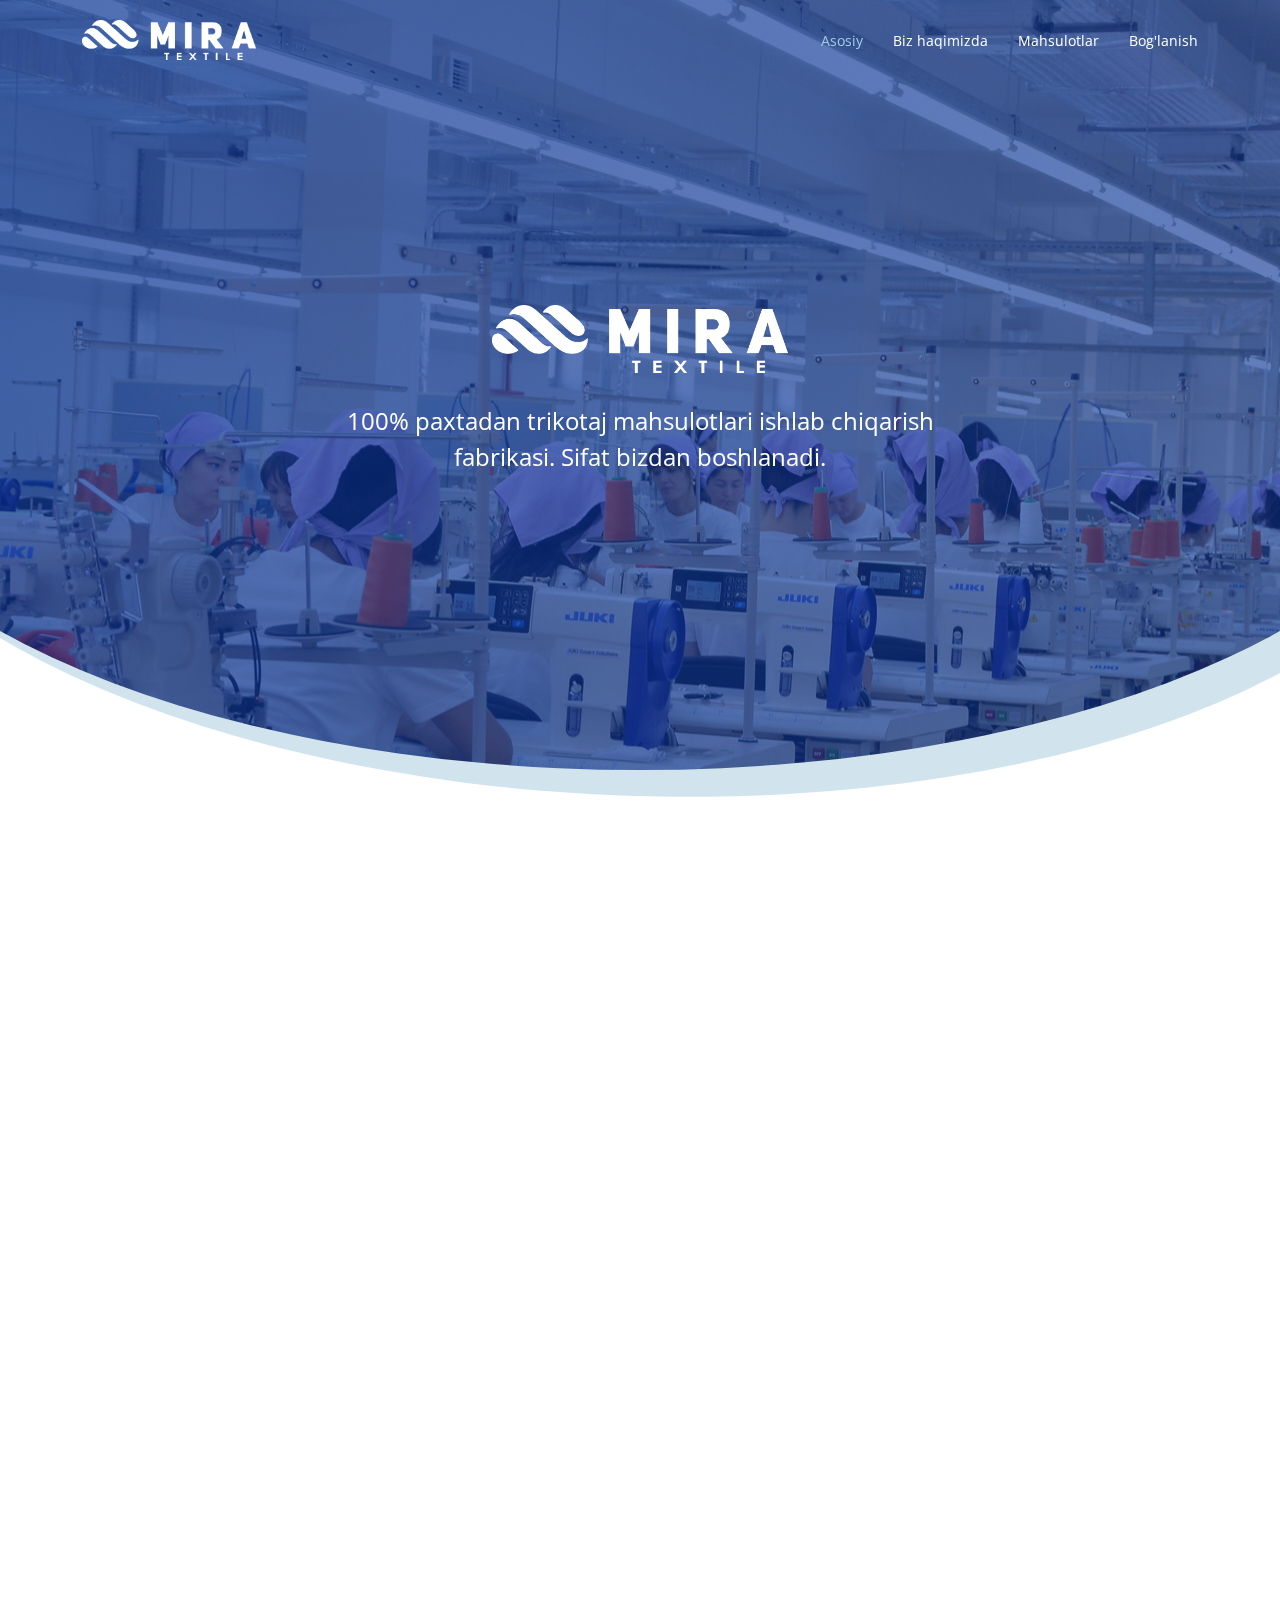
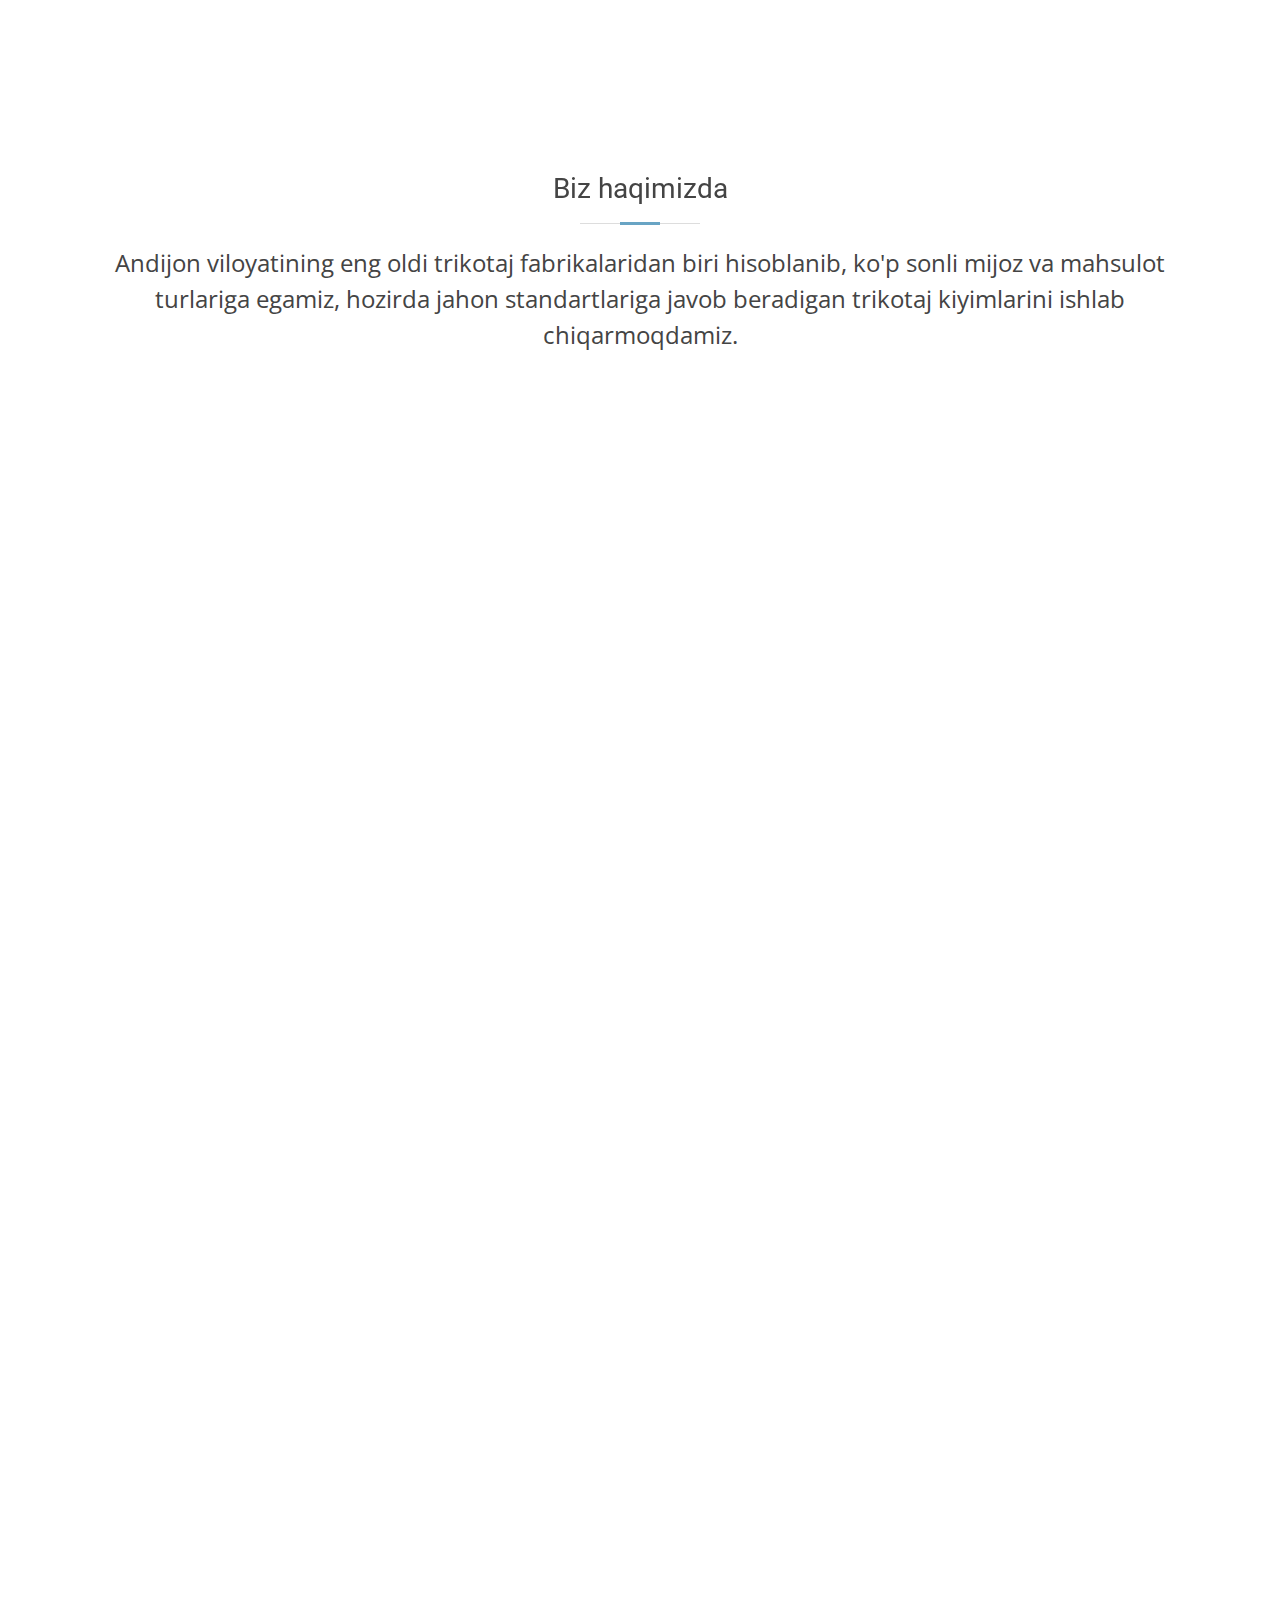
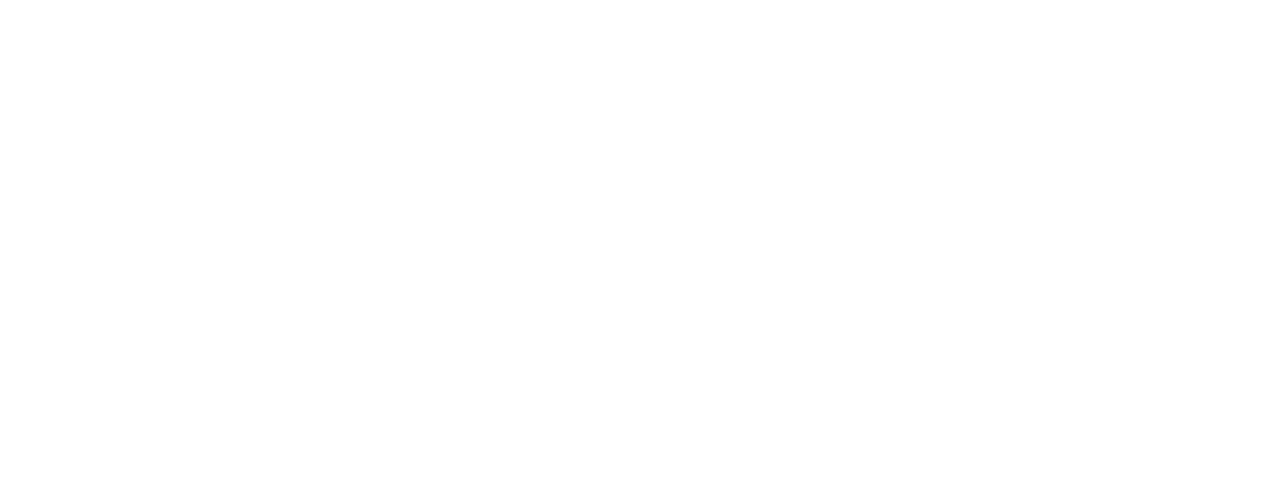
<file: index.html>
<!DOCTYPE html>
<html lang="en">

<head>
  <meta charset="utf-8">
  <meta content="width=device-width, initial-scale=1.0" name="viewport">

  <title>Moderna Bootstrap Template - Index</title>
  <meta content="" name="description">
  <meta content="" name="keywords">

  <!-- Favicons -->
  <link href="assets/img/favicon.png" rel="icon">
  <link href="assets/img/apple-touch-icon.png" rel="apple-touch-icon">

  <!-- Google Fonts -->
  <link href="https://fonts.googleapis.com/css?family=Open+Sans:300,300i,400,400i,600,600i,700,700i|Roboto:300,300i,400,400i,500,500i,700,700i&display=swap" rel="stylesheet">

  <!-- Vendor CSS Files -->
  <link href="assets/vendor/animate.css/animate.min.css" rel="stylesheet">
  <link href="assets/vendor/aos/aos.css" rel="stylesheet">
  <link href="assets/vendor/bootstrap/css/bootstrap.min.css" rel="stylesheet">
  <link href="assets/vendor/bootstrap-icons/bootstrap-icons.css" rel="stylesheet">
  <link href="assets/vendor/boxicons/css/boxicons.min.css" rel="stylesheet">
  <link href="assets/vendor/glightbox/css/glightbox.min.css" rel="stylesheet">
  <link href="assets/vendor/swiper/swiper-bundle.min.css" rel="stylesheet">

  <!-- Template Main CSS File -->
  <link href="assets/css/style.css" rel="stylesheet">

  <!-- =======================================================
  * Template Name: Moderna - v4.8.0
  * Template URL: https://bootstrapmade.com/free-bootstrap-template-corporate-moderna/
  * Author: BootstrapMade.com
  * License: https://bootstrapmade.com/license/
  ======================================================== -->
</head>

<body>

  <!-- ======= Header ======= -->
  <header id="header" class="fixed-top d-flex align-items-center header-transparent">
    <div class="container d-flex justify-content-between align-items-center">

      <div class="logo">
        <h1 class="text-light"><a href="index.html"><span> <img src="assets/img/MIRA logo.png"></span></a></h1>
        <!-- Uncomment below if you prefer to use an image logo -->
        <!-- <a href="index.html"><img src="assets/img/logo.png" alt="" class="img-fluid"></a>-->
      </div>

      <nav id="navbar" class="navbar">
        <ul>
          <li><a class="active " href="index.html">Asosiy</a></li>
          <li><a href="#bizhaqda">Biz haqimizda</a></li>
          <li><a href="portfolio.html">Mahsulotlar</a></li>
          <li><a href="#kontakt">Bog'lanish</a></li>
        </ul>
        <i class="bi bi-list mobile-nav-toggle"></i>
      </nav><!-- .navbar -->

    </div>
  </header><!-- End Header -->

  <!-- ======= Hero Section ======= -->
  <section id="hero" class="d-flex justify-cntent-center align-items-center">
    <div id="heroCarousel" class="container carousel carousel-fade" data-bs-ride="carousel" data-bs-interval="5000">

      <!-- Slide 1 -->
      <div class="carousel-item active">
        <div class="carousel-container">
          <h2 class="animate__animated animate__fadeInDown"><span > <img  height="68px" src="assets/img/MIRA logo.png"></span></h2>
          <p class="animate__animated animate__fadeInUp" style="font-size: 18pt">100% paxtadan trikotaj mahsulotlari ishlab chiqarish fabrikasi. Sifat bizdan boshlanadi. </p>
      
        </div>
      </div>

    </div>
  </section><!-- End Hero -->

  <main id="main">

    <!-- ======= Services Section ======= -->
    <section class="services">
      <div class="container">

        <div class="row">

          <div class="col-md-6 col-lg-4 d-flex align-items-stretch" data-aos="fade-up" data-aos-delay="100">
            <div class="icon-box icon-box-cyan">
              <div class="icon"><i class="bx bx-file"></i></div>
              <h4 class="title"><a href="">Sifat</a></h4>
              <p class="description" style="font-size: 14pt">Eng sifatli trikotaj materiallaridan kiyimlar tikib beramiz.</p>
            </div>
          </div>

          <div class="col-md-6 col-lg-4 d-flex align-items-stretch" data-aos="fade-up" data-aos-delay="200">
            <div class="icon-box icon-box-green">
              <div class="icon"><i class="bx bx-tachometer"></i></div>
              <h4 class="title"><a href="">Tezlik</a></h4>
              <p class="description" style="font-size: 14pt">Buyurtmalaringizni yuqori tezlikda tayyorlab beramiz</p>
            </div>
          </div>

          <div class="col-md-6 col-lg-4 d-flex align-items-stretch" data-aos="fade-up" data-aos-delay="200">
            <div class="icon-box icon-box-blue">
              <div class="icon"><i class="bx bx-world"></i></div>
              <h4 class="title" ><a href="">Yetkazib berish</a></h4>
              <p class="description" style="font-size: 14pt">Tayyor mahsulotarimizni siz istagan joyga yetkazib beramiz</p>
            </div>
          </div>

        </div>

      </div>
    </section><!-- End Services Section -->

    <!-- ======= Why Us Section ======= -->
    <section class="why-us section-bg" data-aos="fade-up" date-aos-delay="200">
      <div class="container">

        <div class="row">
          <div class="col-lg-6 ">
            <img src="assets/img/2.jpg" class="img-fluid" alt="">
            <!-- <a href="https://www.youtube.com/watch?v=jDDaplaOz7Q" class="venobox play-btn mb-4" data-vbtype="video" data-autoplay="true"></a> -->
          </div>

          <div class="col-lg-6 d-flex flex-column justify-content-center p-5">

            <div class="icon-box">
              <div class="icon"><i class="bx bx-fingerprint"></i></div>
              <h4 class="title"><a href="">Ko'p yillik tajriba</a></h4>
              <p class="description">Bizda yuqori malakali tikuvchi mutaxassislar ish olib boradi. Ular bizning faxrimiz.</p>
            </div>

            <!-- <div class="icon-box">
              <div class="icon"><i class="bx bx-gift"></i></div>
              <h4 class="title"><a href="">Nemo Enim</a></h4>
              <p class="description">At vero eos et accusamus et iusto odio dignissimos ducimus qui blanditiis praesentium voluptatum deleniti atque</p>
            </div> -->

          </div>
        </div>

      </div>
    </section><!-- End Why Us Section -->

    <!-- ======= Features Section ======= -->
    <section class="features" id="bizhaqda">
      <div class="container">

        <div class="section-title">
          <h2>Biz haqimizda</h2>
          <p style="font-size: 18pt">Andijon viloyatining eng oldi trikotaj fabrikalaridan biri hisoblanib, ko'p sonli mijoz va mahsulot turlariga egamiz,
            hozirda jahon standartlariga javob beradigan trikotaj kiyimlarini ishlab chiqarmoqdamiz.
          </p>
        </div>

        <div class="row" data-aos="fade-up" >
          <!-- <div class="col-md-5">
            <img src="assets/img/features-1.svg" class="img-fluid" alt="">
          </div> -->
          <div class="col-md-12 pt-4">
            <h3>Yuqori sifatli trikotaj mahsulotlari ishlab chiqaruvchi muvaffaqiyatli korxona.
            Mahsulotlarimizning asosiy turlari – erkaklar, ayollar va sport trikotajlari.</h3>
            <p class="fst-italic" style="font-size: 15pt">
             Ko'p yillik tajribalarimiz bizni sifatli mahsulotlar ishlab chiqarishimizning asosiy omillaridan biri. Ishonch va sifat kerak bo'lsa bizga murojaat qiling.
            </p>
            <ul>
              <li><i class="bi bi-check"></i> Doimiy hamkorlik. </li>
              <li><i class="bi bi-check"></i> Ishonchli shartnomalar.</li>
            </ul>
          </div>
        </div>
        

      </div>
    </section><!-- End Features Section -->



    <!-- ======= Contact Section ======= -->
    <section class="contact" data-aos="fade-up" data-aos-easing="ease-in-out" data-aos-duration="500" id="kontakt">
      <div class="container">

        <div class="row">

          <div class="col-lg-12">

            <div class="row">
              <div class="col-md-12">
                <div class="info-box">
                  <i class="bx bx-map"></i>
                  <h3>Bizning manzil</h3>
                  <p style="font-size: 15pt">Мироншох текстиль МЧЖ, Капа МФЙ, улица Капа, Ahunabayev 171104</p>
                </div>
              </div>
              <!-- <div class="col-md-6">
                <div class="info-box">
                  <i class="bx bx-envelope"></i>
                  <h3>Email Us</h3>
                  <p>info@example.com<br>contact@example.com</p>
                </div>
              </div> -->
              <div class="col-md-12">
                <div class="info-box">
                  <i class="bx bx-phone-call"></i>
                  <h3>Telefon</h3>
                  <p style="font-size: 15pt">+998907704040<br>+998335561010</p>
                </div>
              </div>
            </div>

          </div>

<!--           <div class="col-lg-6">
            <form action="forms/contact.php" method="post" role="form" class="php-email-form">
              <div class="row">
                <div class="col-md-6 form-group">
                  <input type="text" name="name" class="form-control" id="name" placeholder="Your Name" required>
                </div>
                <div class="col-md-6 form-group mt-3 mt-md-0">
                  <input type="email" class="form-control" name="email" id="email" placeholder="Your Email" required>
                </div>
              </div>
              <div class="form-group mt-3">
                <input type="text" class="form-control" name="subject" id="subject" placeholder="Subject" required>
              </div>
              <div class="form-group mt-3">
                <textarea class="form-control" name="message" rows="5" placeholder="Message" required></textarea>
              </div>
              <div class="my-3">
                <div class="loading">Loading</div>
                <div class="error-message"></div>
                <div class="sent-message">Your message has been sent. Thank you!</div>
              </div>
              <div class="text-center"><button type="submit">Send Message</button></div>
            </form>
          </div> -->

        </div>

      </div>
    </section><!-- End Contact Section -->

    <!-- ======= Map Section ======= -->
    <section class="map mt-2 row">
      <div class="container-fluid p-0 col-lg-8" >
      
        <iframe src="https://www.google.com/maps/embed?pb=!1m14!1m8!1m3!1d3024.392142753822!2d72.5590244907196!3d40.7093831371206!3m2!1i1024!2i768!4f13.1!3m3!1m2!1s0x0%3A0x3b61f9a1257112fa!2zNDDCsDQyJzM0LjAiTiA3MsKwMzMnMzMuOCJF!5e0!3m2!1sru!2s!4v1650709447197!5m2!1sru!2s" width="600" height="450" style="border:0;" allowfullscreen="" loading="lazy" referrerpolicy="no-referrer-when-downgrade"></iframe>
      </div>
    </section><!-- End Map Section -->





  </main><!-- End #main -->


  <!-- ======= Footer ======= -->
  <footer id="footer" data-aos="fade-up" data-aos-easing="ease-in-out" data-aos-duration="500">

   <!--  <div class="footer-newsletter">
      <div class="container">
        <div class="row">
          <div class="col-lg-6">
            <h4>Our Newsletter</h4>
            <p>Tamen quem nulla quae legam multos aute sint culpa legam noster magna</p>
          </div>
          <div class="col-lg-6">
            <form action="" method="post">
              <input type="email" name="email"><input type="submit" value="Subscribe">
            </form>
          </div>
        </div>
      </div>
    </div> -->

    <div class="footer-top">
      <div class="container">
        <div class="row">

          <div class="col-lg-3 col-md-6 footer-links">
            <!-- <h4>Useful Links</h4>
            <ul>
              <li><i class="bx bx-chevron-right"></i> <a href="#">Home</a></li>
              <li><i class="bx bx-chevron-right"></i> <a href="#">About us</a></li>
              <li><i class="bx bx-chevron-right"></i> <a href="#">Services</a></li>
              <li><i class="bx bx-chevron-right"></i> <a href="#">Terms of service</a></li>
              <li><i class="bx bx-chevron-right"></i> <a href="#">Privacy policy</a></li>
            </ul> -->
          </div>

          <div class="col-lg-3 col-md-6 footer-links">
            <h4>Xizmatlar</h4>
            <ul>
              <li><i class="bx bx-chevron-right"></i> <a href="#">Ayollar kiyimlari</a></li>
              <li><i class="bx bx-chevron-right"></i> <a href="#">Erkaklar kiyimlari</a></li>
              <li><i class="bx bx-chevron-right"></i> <a href="#">Sport kiyimlar</a></li>
             
            </ul>
          </div>

          <div class="col-lg-3 col-md-6 footer-contact">
            <h4>Aloqa</h4>
            <p>
              Мироншох текстиль МЧЖ<br>
              +998907704040<br>
              +998335561010<br>
              Brand "MIRA"<br>
              <!-- <strong>Email:</strong> info@example.com<br> -->
            </p>

          </div>

          <div class="col-lg-3 col-md-6 footer-info">
            <h3>Linklar</h3>
       <!--      <p>Cras fermentum odio eu feugiat lide par naso tierra. Justo eget nada terra videa magna derita valies darta donna mare fermentum iaculis eu non diam phasellus.</p> -->
            <div class="social-links mt-3">
              <a href="#" class="twitter"><i class="bx bxl-twitter"></i></a>
              <a href="#" class="facebook"><i class="bx bxl-facebook"></i></a>
              <a href="#" class="instagram"><i class="bx bxl-instagram"></i></a>
              <a href="#" class="linkedin"><i class="bx bxl-linkedin"></i></a>
            </div>
          </div>

        </div>
      </div>
    </div>

    <div class="container">
      <div class="copyright">
        &copy;  <strong><span>Mira textil</span></strong>.
      </div>
      <div class="credits">
        <!-- All the links in the footer should remain intact. -->
        <!-- You can delete the links only if you purchased the pro version. -->
        <!-- Licensing information: https://bootstrapmade.com/license/ -->
        <!-- Purchase the pro version with working PHP/AJAX contact form: https://bootstrapmade.com/free-bootstrap-template-corporate-moderna/ -->
        Done by Abdu98malik@gmail.com
      </div>
    </div>
  </footer><!-- End Footer -->

  <a href="#" class="back-to-top d-flex align-items-center justify-content-center"><i class="bi bi-arrow-up-short"></i></a>

  <!-- Vendor JS Files -->
  <script src="assets/vendor/purecounter/purecounter.js"></script>
  <script src="assets/vendor/aos/aos.js"></script>
  <script src="assets/vendor/bootstrap/js/bootstrap.bundle.min.js"></script>
  <script src="assets/vendor/glightbox/js/glightbox.min.js"></script>
  <script src="assets/vendor/isotope-layout/isotope.pkgd.min.js"></script>
  <script src="assets/vendor/swiper/swiper-bundle.min.js"></script>
  <script src="assets/vendor/waypoints/noframework.waypoints.js"></script>
  <script src="assets/vendor/php-email-form/validate.js"></script>

  <!-- Template Main JS File -->
  <script src="assets/js/main.js"></script>

</body>

</html>
</file>
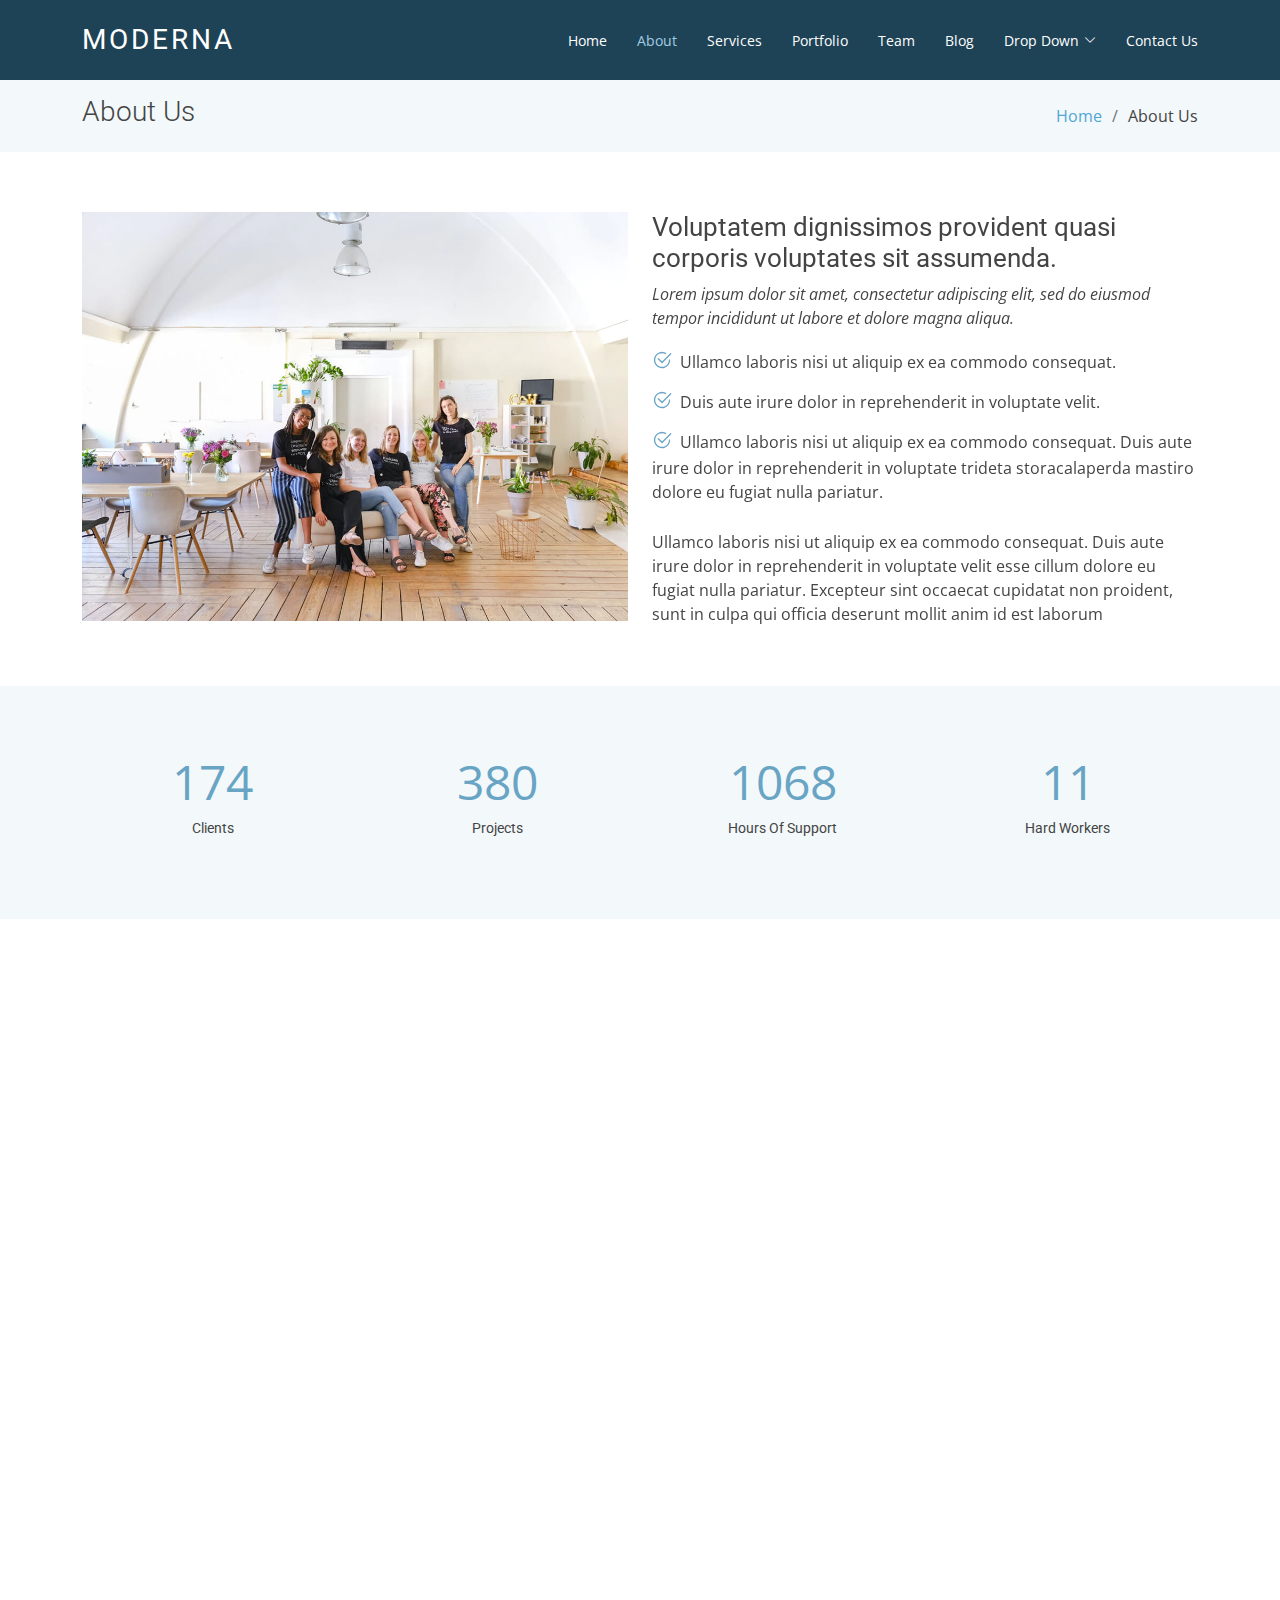
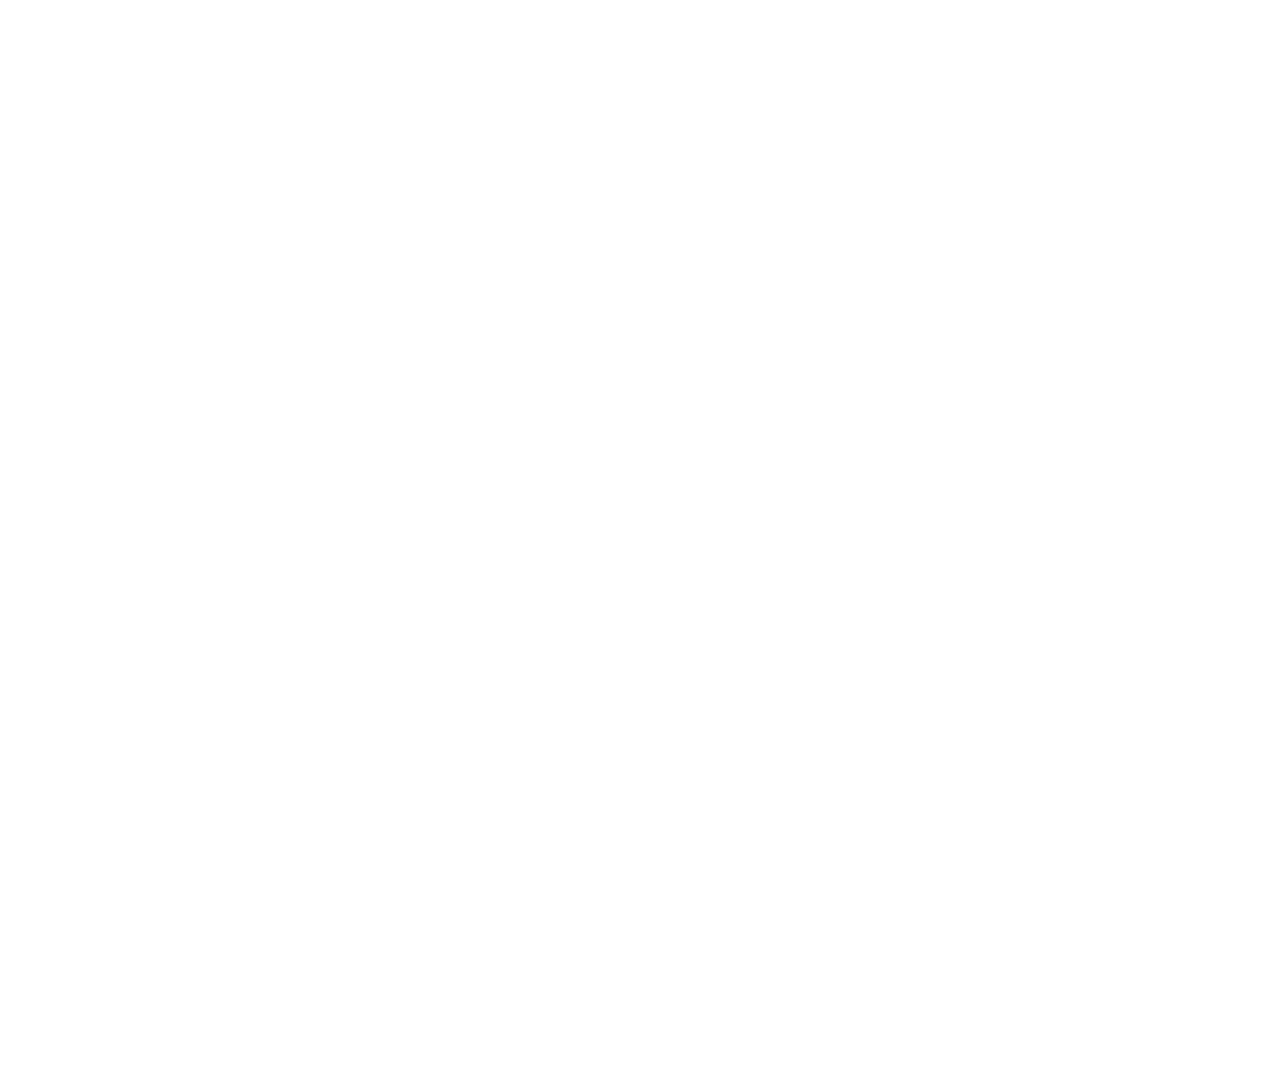
<file: about.html>
<!DOCTYPE html>
<html lang="en">

<head>
  <meta charset="utf-8">
  <meta content="width=device-width, initial-scale=1.0" name="viewport">

  <title>About - Moderna Bootstrap Template</title>
  <meta content="" name="description">
  <meta content="" name="keywords">

  <!-- Favicons -->
  <link href="assets/img/favicon.png" rel="icon">
  <link href="assets/img/apple-touch-icon.png" rel="apple-touch-icon">

  <!-- Google Fonts -->
  <link href="https://fonts.googleapis.com/css?family=Open+Sans:300,300i,400,400i,600,600i,700,700i|Roboto:300,300i,400,400i,500,500i,700,700i&display=swap" rel="stylesheet">

  <!-- Vendor CSS Files -->
  <link href="assets/vendor/animate.css/animate.min.css" rel="stylesheet">
  <link href="assets/vendor/aos/aos.css" rel="stylesheet">
  <link href="assets/vendor/bootstrap/css/bootstrap.min.css" rel="stylesheet">
  <link href="assets/vendor/bootstrap-icons/bootstrap-icons.css" rel="stylesheet">
  <link href="assets/vendor/boxicons/css/boxicons.min.css" rel="stylesheet">
  <link href="assets/vendor/glightbox/css/glightbox.min.css" rel="stylesheet">
  <link href="assets/vendor/swiper/swiper-bundle.min.css" rel="stylesheet">

  <!-- Template Main CSS File -->
  <link href="assets/css/style.css" rel="stylesheet">

  <!-- =======================================================
  * Template Name: Moderna - v4.8.0
  * Template URL: https://bootstrapmade.com/free-bootstrap-template-corporate-moderna/
  * Author: BootstrapMade.com
  * License: https://bootstrapmade.com/license/
  ======================================================== -->
</head>

<body>

  <!-- ======= Header ======= -->
  <header id="header" class="fixed-top d-flex align-items-center ">
    <div class="container d-flex justify-content-between align-items-center">

      <div class="logo">
        <h1 class="text-light"><a href="index.html"><span>Moderna</span></a></h1>
        <!-- Uncomment below if you prefer to use an image logo -->
        <!-- <a href="index.html"><img src="assets/img/logo.png" alt="" class="img-fluid"></a>-->
      </div>

      <nav id="navbar" class="navbar">
        <ul>
          <li><a class="" href="index.html">Home</a></li>
          <li><a class="active" href="about.html">About</a></li>
          <li><a href="services.html">Services</a></li>
          <li><a href="portfolio.html">Portfolio</a></li>
          <li><a href="team.html">Team</a></li>
          <li><a href="blog.html">Blog</a></li>
          <li class="dropdown"><a href="#"><span>Drop Down</span> <i class="bi bi-chevron-down"></i></a>
            <ul>
              <li><a href="#">Drop Down 1</a></li>
              <li class="dropdown"><a href="#"><span>Deep Drop Down</span> <i class="bi bi-chevron-right"></i></a>
                <ul>
                  <li><a href="#">Deep Drop Down 1</a></li>
                  <li><a href="#">Deep Drop Down 2</a></li>
                  <li><a href="#">Deep Drop Down 3</a></li>
                  <li><a href="#">Deep Drop Down 4</a></li>
                  <li><a href="#">Deep Drop Down 5</a></li>
                </ul>
              </li>
              <li><a href="#">Drop Down 2</a></li>
              <li><a href="#">Drop Down 3</a></li>
              <li><a href="#">Drop Down 4</a></li>
            </ul>
          </li>
          <li><a href="contact.html">Contact Us</a></li>
        </ul>
        <i class="bi bi-list mobile-nav-toggle"></i>
      </nav><!-- .navbar -->

    </div>
  </header><!-- End Header -->

  <main id="main">

    <!-- ======= About Us Section ======= -->
    <section class="breadcrumbs">
      <div class="container">

        <div class="d-flex justify-content-between align-items-center">
          <h2>About Us</h2>
          <ol>
            <li><a href="index.html">Home</a></li>
            <li>About Us</li>
          </ol>
        </div>

      </div>
    </section><!-- End About Us Section -->

    <!-- ======= About Section ======= -->
    <section class="about" data-aos="fade-up">
      <div class="container">

        <div class="row">
          <div class="col-lg-6">
            <img src="assets/img/about.jpg" class="img-fluid" alt="">
          </div>
          <div class="col-lg-6 pt-4 pt-lg-0">
            <h3>Voluptatem dignissimos provident quasi corporis voluptates sit assumenda.</h3>
            <p class="fst-italic">
              Lorem ipsum dolor sit amet, consectetur adipiscing elit, sed do eiusmod tempor incididunt ut labore et dolore
              magna aliqua.
            </p>
            <ul>
              <li><i class="bi bi-check2-circle"></i> Ullamco laboris nisi ut aliquip ex ea commodo consequat.</li>
              <li><i class="bi bi-check2-circle"></i> Duis aute irure dolor in reprehenderit in voluptate velit.</li>
              <li><i class="bi bi-check2-circle"></i> Ullamco laboris nisi ut aliquip ex ea commodo consequat. Duis aute irure dolor in reprehenderit in voluptate trideta storacalaperda mastiro dolore eu fugiat nulla pariatur.</li>
            </ul>
            <p>
              Ullamco laboris nisi ut aliquip ex ea commodo consequat. Duis aute irure dolor in reprehenderit in voluptate
              velit esse cillum dolore eu fugiat nulla pariatur. Excepteur sint occaecat cupidatat non proident, sunt in
              culpa qui officia deserunt mollit anim id est laborum
            </p>
          </div>
        </div>

      </div>
    </section><!-- End About Section -->

    <!-- ======= Facts Section ======= -->
    <section class="facts section-bg" data-aos="fade-up">
      <div class="container">

        <div class="row counters">

          <div class="col-lg-3 col-6 text-center">
            <span data-purecounter-start="0" data-purecounter-end="232" data-purecounter-duration="1" class="purecounter"></span>
            <p>Clients</p>
          </div>

          <div class="col-lg-3 col-6 text-center">
            <span data-purecounter-start="0" data-purecounter-end="521" data-purecounter-duration="1" class="purecounter"></span>
            <p>Projects</p>
          </div>

          <div class="col-lg-3 col-6 text-center">
            <span data-purecounter-start="0" data-purecounter-end="1463" data-purecounter-duration="1" class="purecounter"></span>
            <p>Hours Of Support</p>
          </div>

          <div class="col-lg-3 col-6 text-center">
            <span data-purecounter-start="0" data-purecounter-end="15" data-purecounter-duration="1" class="purecounter"></span>
            <p>Hard Workers</p>
          </div>

        </div>

      </div>
    </section><!-- End Facts Section -->

    <!-- ======= Our Skills Section ======= -->
    <section class="skills" data-aos="fade-up">
      <div class="container">

        <div class="section-title">
          <h2>Our Skills</h2>
          <p>Magnam dolores commodi suscipit. Necessitatibus eius consequatur ex aliquid fuga eum quidem. Sit sint consectetur velit. Quisquam quos quisquam cupiditate. Et nemo qui impedit suscipit alias ea. Quia fugiat sit in iste officiis commodi quidem hic quas.</p>
        </div>

        <div class="skills-content">

          <div class="progress">
            <div class="progress-bar bg-success" role="progressbar" aria-valuenow="100" aria-valuemin="0" aria-valuemax="100">
              <span class="skill">HTML <i class="val">100%</i></span>
            </div>
          </div>

          <div class="progress">
            <div class="progress-bar bg-info" role="progressbar" aria-valuenow="90" aria-valuemin="0" aria-valuemax="100">
              <span class="skill">CSS <i class="val">90%</i></span>
            </div>
          </div>

          <div class="progress">
            <div class="progress-bar bg-warning" role="progressbar" aria-valuenow="75" aria-valuemin="0" aria-valuemax="100">
              <span class="skill">JavaScript <i class="val">75%</i></span>
            </div>
          </div>

          <div class="progress">
            <div class="progress-bar bg-danger" role="progressbar" aria-valuenow="55" aria-valuemin="0" aria-valuemax="100">
              <span class="skill">Photoshop <i class="val">55%</i></span>
            </div>
          </div>

        </div>

      </div>
    </section><!-- End Our Skills Section -->

    <!-- ======= Tetstimonials Section ======= -->
    <section class="testimonials" data-aos="fade-up">
      <div class="container">

        <div class="section-title">
          <h2>Tetstimonials</h2>
          <p>Magnam dolores commodi suscipit. Necessitatibus eius consequatur ex aliquid fuga eum quidem. Sit sint consectetur velit. Quisquam quos quisquam cupiditate. Et nemo qui impedit suscipit alias ea. Quia fugiat sit in iste officiis commodi quidem hic quas.</p>
        </div>

        <div class="testimonials-carousel swiper">
          <div class="swiper-wrapper">
            <div class="testimonial-item swiper-slide">
              <img src="assets/img/testimonials/testimonials-1.jpg" class="testimonial-img" alt="">
              <h3>Saul Goodman</h3>
              <h4>Ceo &amp; Founder</h4>
              <p>
                <i class="bx bxs-quote-alt-left quote-icon-left"></i>
                Proin iaculis purus consequat sem cure digni ssim donec porttitora entum suscipit rhoncus. Accusantium quam, ultricies eget id, aliquam eget nibh et. Maecen aliquam, risus at semper.
                <i class="bx bxs-quote-alt-right quote-icon-right"></i>
              </p>
            </div>

            <div class="testimonial-item swiper-slide">
              <img src="assets/img/testimonials/testimonials-2.jpg" class="testimonial-img" alt="">
              <h3>Sara Wilsson</h3>
              <h4>Designer</h4>
              <p>
                <i class="bx bxs-quote-alt-left quote-icon-left"></i>
                Export tempor illum tamen malis malis eram quae irure esse labore quem cillum quid cillum eram malis quorum velit fore eram velit sunt aliqua noster fugiat irure amet legam anim culpa.
                <i class="bx bxs-quote-alt-right quote-icon-right"></i>
              </p>
            </div>

            <div class="testimonial-item swiper-slide">
              <img src="assets/img/testimonials/testimonials-3.jpg" class="testimonial-img" alt="">
              <h3>Jena Karlis</h3>
              <h4>Store Owner</h4>
              <p>
                <i class="bx bxs-quote-alt-left quote-icon-left"></i>
                Enim nisi quem export duis labore cillum quae magna enim sint quorum nulla quem veniam duis minim tempor labore quem eram duis noster aute amet eram fore quis sint minim.
                <i class="bx bxs-quote-alt-right quote-icon-right"></i>
              </p>
            </div>

            <div class="testimonial-item swiper-slide">
              <img src="assets/img/testimonials/testimonials-4.jpg" class="testimonial-img" alt="">
              <h3>Matt Brandon</h3>
              <h4>Freelancer</h4>
              <p>
                <i class="bx bxs-quote-alt-left quote-icon-left"></i>
                Fugiat enim eram quae cillum dolore dolor amet nulla culpa multos export minim fugiat minim velit minim dolor enim duis veniam ipsum anim magna sunt elit fore quem dolore labore illum veniam.
                <i class="bx bxs-quote-alt-right quote-icon-right"></i>
              </p>
            </div>

            <div class="testimonial-item swiper-slide">
              <img src="assets/img/testimonials/testimonials-5.jpg" class="testimonial-img" alt="">
              <h3>John Larson</h3>
              <h4>Entrepreneur</h4>
              <p>
                <i class="bx bxs-quote-alt-left quote-icon-left"></i>
                Quis quorum aliqua sint quem legam fore sunt eram irure aliqua veniam tempor noster veniam enim culpa labore duis sunt culpa nulla illum cillum fugiat legam esse veniam culpa fore nisi cillum quid.
                <i class="bx bxs-quote-alt-right quote-icon-right"></i>
              </p>
            </div>
          </div>
          <div class="swiper-pagination"></div>
        </div>

      </div>
    </section><!-- End Ttstimonials Section -->

  </main><!-- End #main -->

  <!-- ======= Footer ======= -->
  <footer id="footer" data-aos="fade-up" data-aos-easing="ease-in-out" data-aos-duration="500">

    <div class="footer-newsletter">
      <div class="container">
        <div class="row">
          <div class="col-lg-6">
            <h4>Our Newsletter</h4>
            <p>Tamen quem nulla quae legam multos aute sint culpa legam noster magna</p>
          </div>
          <div class="col-lg-6">
            <form action="" method="post">
              <input type="email" name="email"><input type="submit" value="Subscribe">
            </form>
          </div>
        </div>
      </div>
    </div>

    <div class="footer-top">
      <div class="container">
        <div class="row">

          <div class="col-lg-3 col-md-6 footer-links">
            <h4>Useful Links</h4>
            <ul>
              <li><i class="bx bx-chevron-right"></i> <a href="#">Home</a></li>
              <li><i class="bx bx-chevron-right"></i> <a href="#">About us</a></li>
              <li><i class="bx bx-chevron-right"></i> <a href="#">Services</a></li>
              <li><i class="bx bx-chevron-right"></i> <a href="#">Terms of service</a></li>
              <li><i class="bx bx-chevron-right"></i> <a href="#">Privacy policy</a></li>
            </ul>
          </div>

          <div class="col-lg-3 col-md-6 footer-links">
            <h4>Our Services</h4>
            <ul>
              <li><i class="bx bx-chevron-right"></i> <a href="#">Web Design</a></li>
              <li><i class="bx bx-chevron-right"></i> <a href="#">Web Development</a></li>
              <li><i class="bx bx-chevron-right"></i> <a href="#">Product Management</a></li>
              <li><i class="bx bx-chevron-right"></i> <a href="#">Marketing</a></li>
              <li><i class="bx bx-chevron-right"></i> <a href="#">Graphic Design</a></li>
            </ul>
          </div>

          <div class="col-lg-3 col-md-6 footer-contact">
            <h4>Contact Us</h4>
            <p>
              A108 Adam Street <br>
              New York, NY 535022<br>
              United States <br><br>
              <strong>Phone:</strong> +1 5589 55488 55<br>
              <strong>Email:</strong> info@example.com<br>
            </p>

          </div>

          <div class="col-lg-3 col-md-6 footer-info">
            <h3>About Moderna</h3>
            <p>Cras fermentum odio eu feugiat lide par naso tierra. Justo eget nada terra videa magna derita valies darta donna mare fermentum iaculis eu non diam phasellus.</p>
            <div class="social-links mt-3">
              <a href="#" class="twitter"><i class="bx bxl-twitter"></i></a>
              <a href="#" class="facebook"><i class="bx bxl-facebook"></i></a>
              <a href="#" class="instagram"><i class="bx bxl-instagram"></i></a>
              <a href="#" class="linkedin"><i class="bx bxl-linkedin"></i></a>
            </div>
          </div>

        </div>
      </div>
    </div>

    <div class="container">
      <div class="copyright">
        &copy; Copyright <strong><span>Moderna</span></strong>. All Rights Reserved
      </div>
      <div class="credits">
        <!-- All the links in the footer should remain intact. -->
        <!-- You can delete the links only if you purchased the pro version. -->
        <!-- Licensing information: https://bootstrapmade.com/license/ -->
        <!-- Purchase the pro version with working PHP/AJAX contact form: https://bootstrapmade.com/free-bootstrap-template-corporate-moderna/ -->
        Designed by <a href="https://bootstrapmade.com/">BootstrapMade</a>
      </div>
    </div>
  </footer><!-- End Footer -->

  <a href="#" class="back-to-top d-flex align-items-center justify-content-center"><i class="bi bi-arrow-up-short"></i></a>

  <!-- Vendor JS Files -->
  <script src="assets/vendor/purecounter/purecounter.js"></script>
  <script src="assets/vendor/aos/aos.js"></script>
  <script src="assets/vendor/bootstrap/js/bootstrap.bundle.min.js"></script>
  <script src="assets/vendor/glightbox/js/glightbox.min.js"></script>
  <script src="assets/vendor/isotope-layout/isotope.pkgd.min.js"></script>
  <script src="assets/vendor/swiper/swiper-bundle.min.js"></script>
  <script src="assets/vendor/waypoints/noframework.waypoints.js"></script>
  <script src="assets/vendor/php-email-form/validate.js"></script>

  <!-- Template Main JS File -->
  <script src="assets/js/main.js"></script>

</body>

</html>
</file>
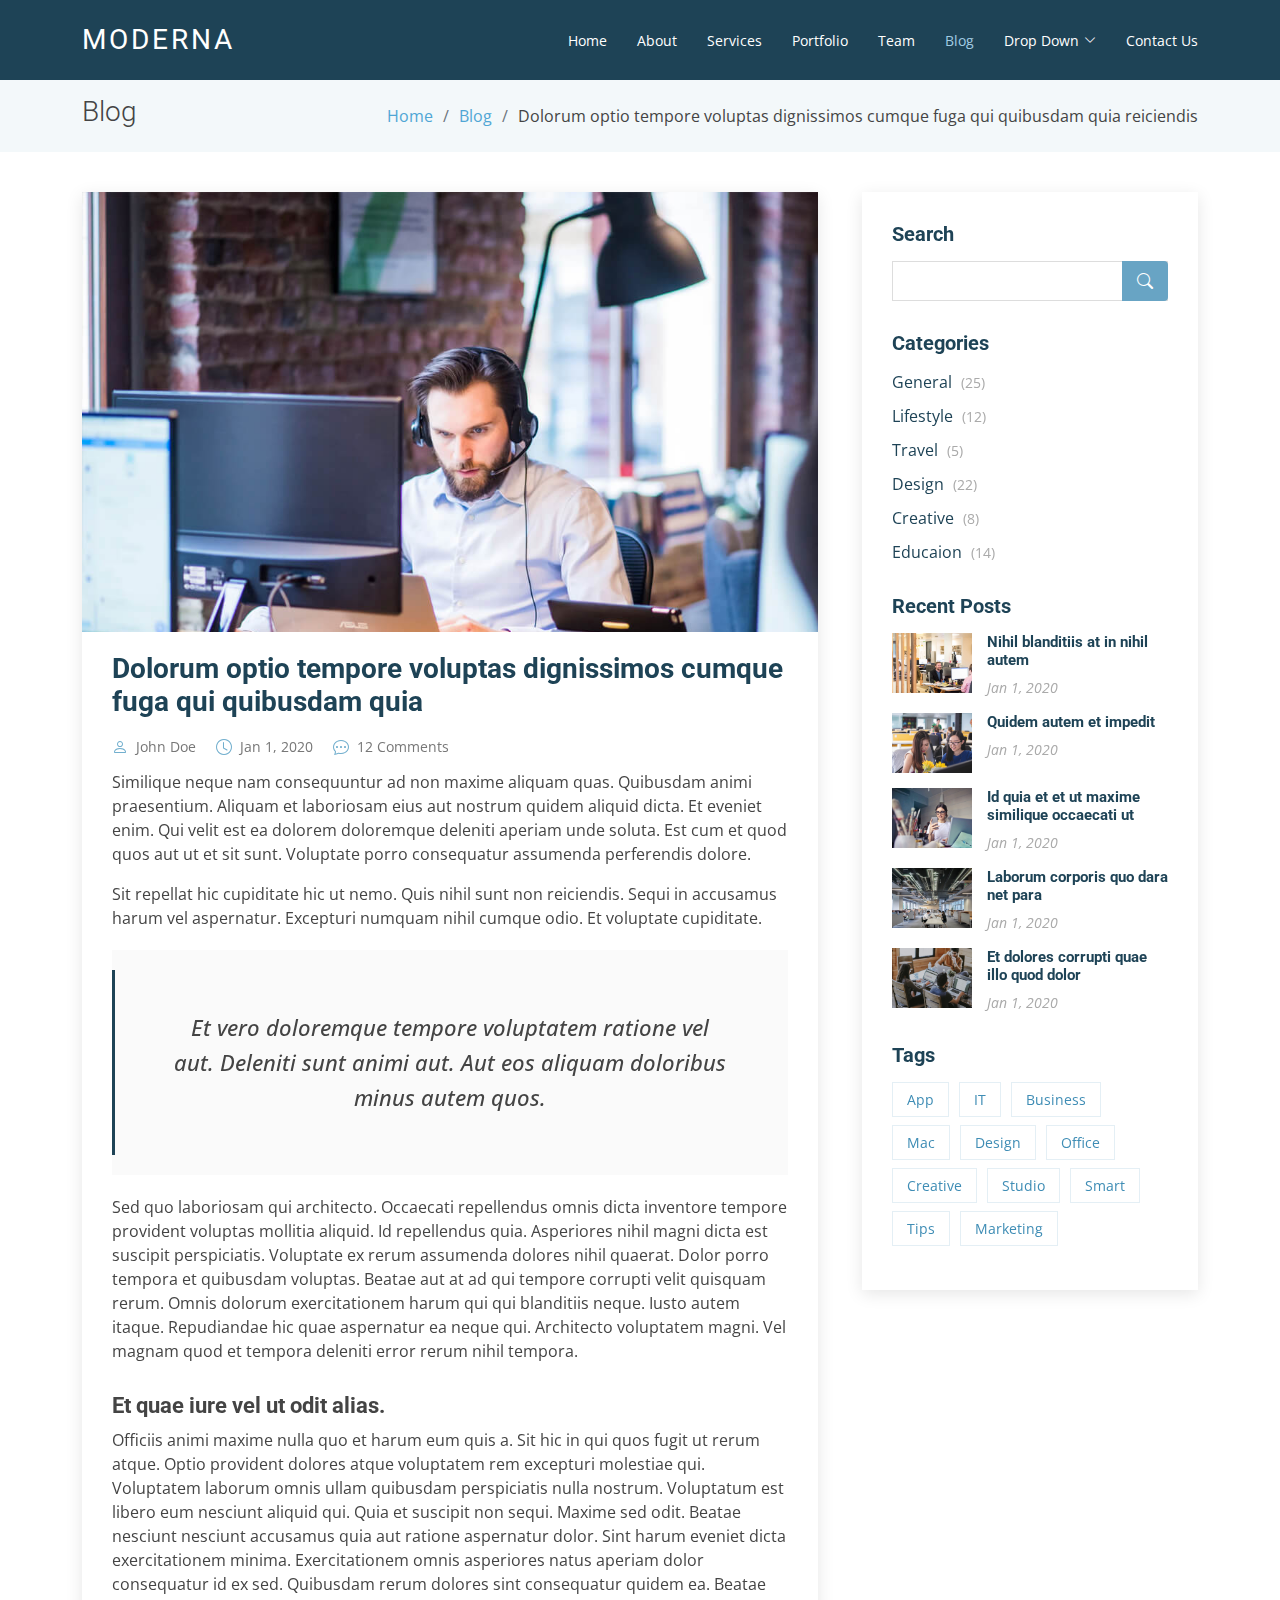
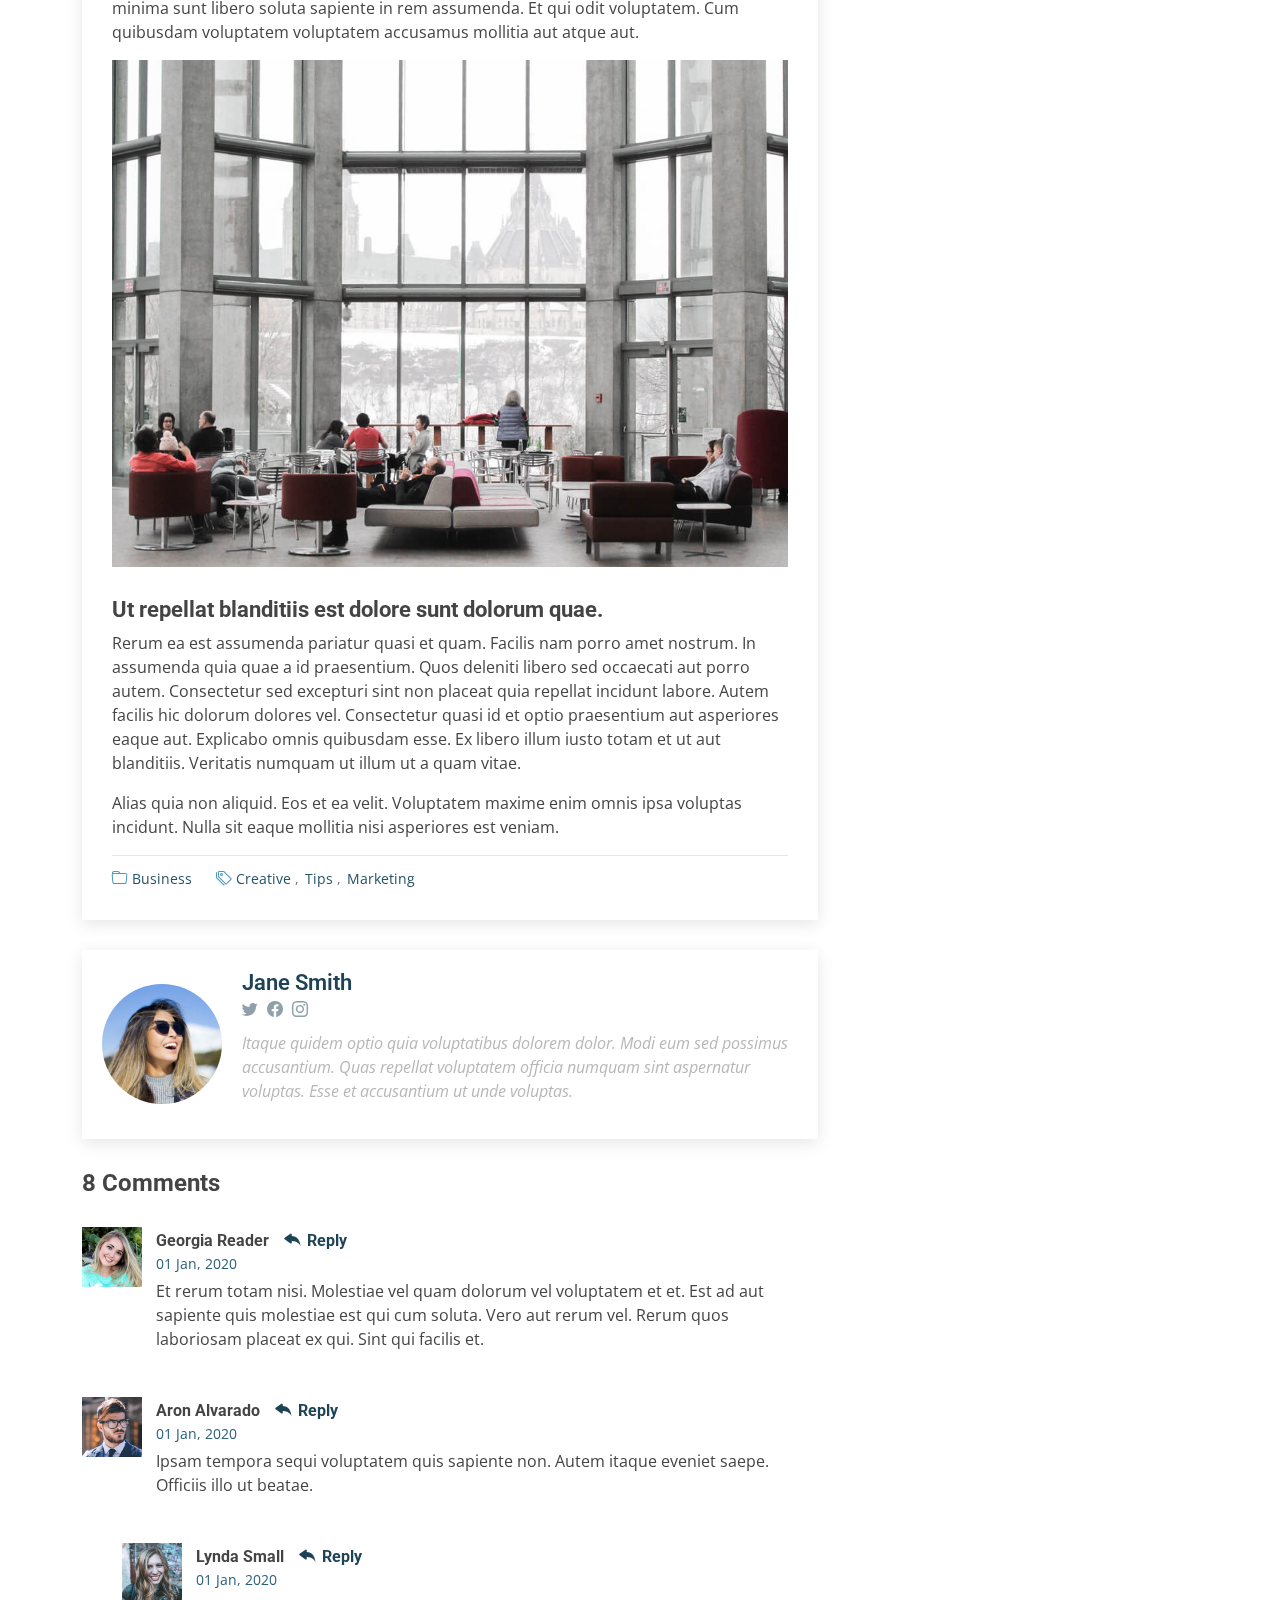
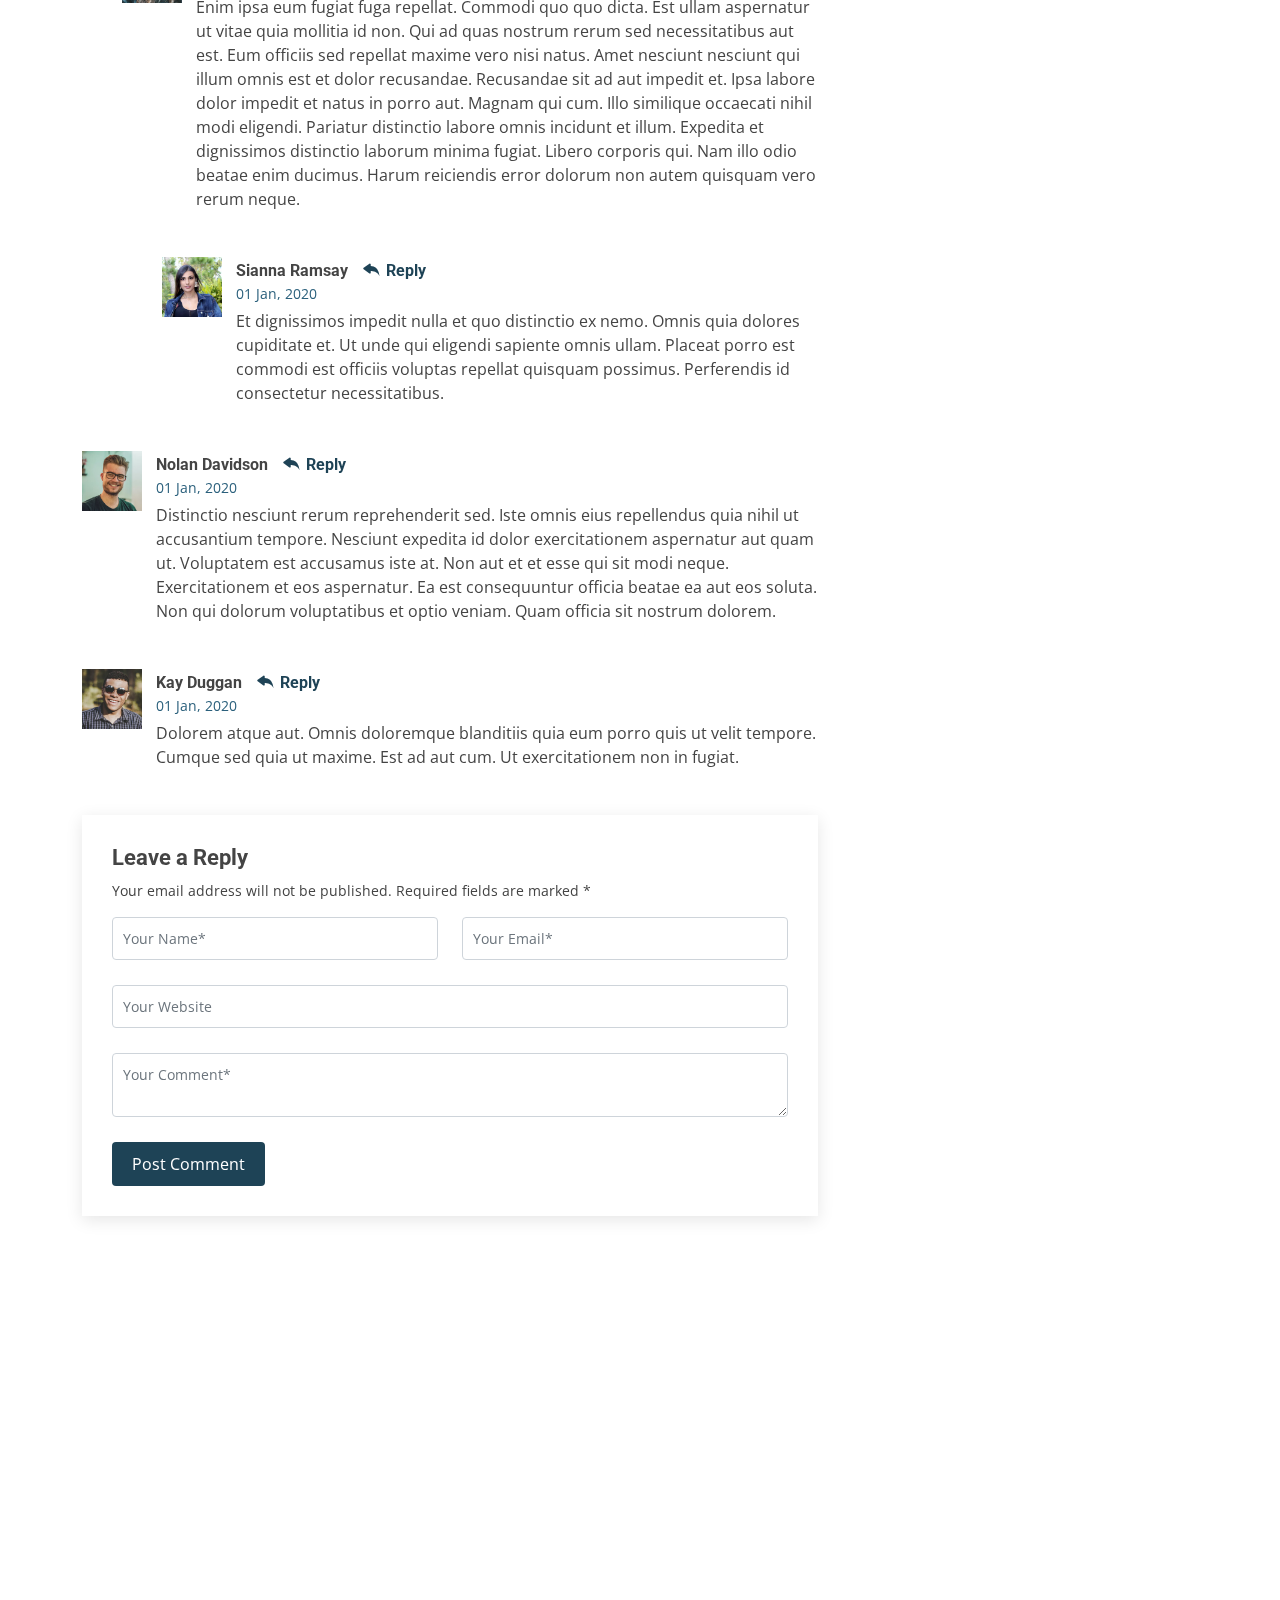
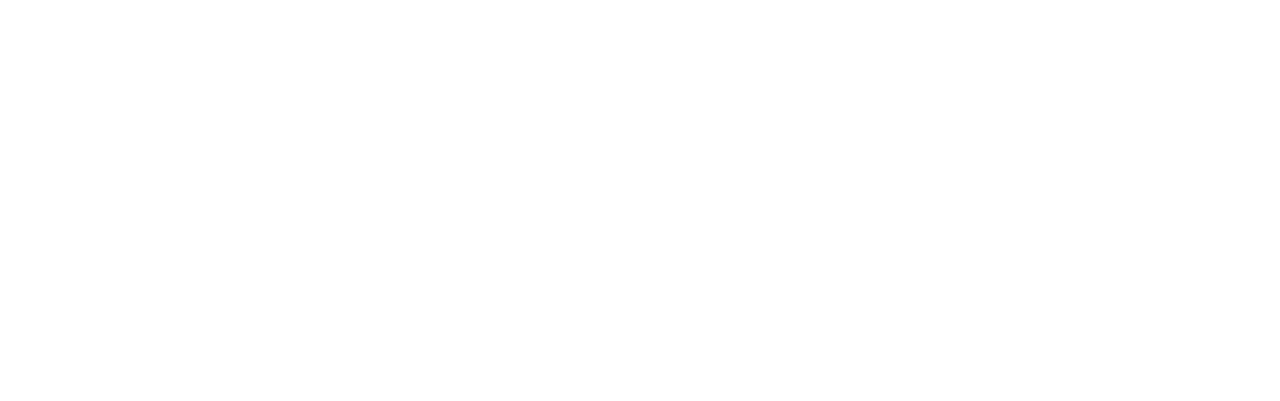
<file: blog-single.html>
<!DOCTYPE html>
<html lang="en">

<head>
  <meta charset="utf-8">
  <meta content="width=device-width, initial-scale=1.0" name="viewport">

  <title>Blog Single - Moderna Bootstrap Template</title>
  <meta content="" name="description">
  <meta content="" name="keywords">

  <!-- Favicons -->
  <link href="assets/img/favicon.png" rel="icon">
  <link href="assets/img/apple-touch-icon.png" rel="apple-touch-icon">

  <!-- Google Fonts -->
  <link href="https://fonts.googleapis.com/css?family=Open+Sans:300,300i,400,400i,600,600i,700,700i|Roboto:300,300i,400,400i,500,500i,700,700i&display=swap" rel="stylesheet">

  <!-- Vendor CSS Files -->
  <link href="assets/vendor/animate.css/animate.min.css" rel="stylesheet">
  <link href="assets/vendor/aos/aos.css" rel="stylesheet">
  <link href="assets/vendor/bootstrap/css/bootstrap.min.css" rel="stylesheet">
  <link href="assets/vendor/bootstrap-icons/bootstrap-icons.css" rel="stylesheet">
  <link href="assets/vendor/boxicons/css/boxicons.min.css" rel="stylesheet">
  <link href="assets/vendor/glightbox/css/glightbox.min.css" rel="stylesheet">
  <link href="assets/vendor/swiper/swiper-bundle.min.css" rel="stylesheet">

  <!-- Template Main CSS File -->
  <link href="assets/css/style.css" rel="stylesheet">

  <!-- =======================================================
  * Template Name: Moderna - v4.8.0
  * Template URL: https://bootstrapmade.com/free-bootstrap-template-corporate-moderna/
  * Author: BootstrapMade.com
  * License: https://bootstrapmade.com/license/
  ======================================================== -->
</head>

<body>

  <!-- ======= Header ======= -->
  <header id="header" class="fixed-top d-flex align-items-center ">
    <div class="container d-flex justify-content-between align-items-center">

      <div class="logo">
        <h1 class="text-light"><a href="index.html"><span>Moderna</span></a></h1>
        <!-- Uncomment below if you prefer to use an image logo -->
        <!-- <a href="index.html"><img src="assets/img/logo.png" alt="" class="img-fluid"></a>-->
      </div>

      <nav id="navbar" class="navbar">
        <ul>
          <li><a class="" href="index.html">Home</a></li>
          <li><a href="about.html">About</a></li>
          <li><a href="services.html">Services</a></li>
          <li><a href="portfolio.html">Portfolio</a></li>
          <li><a href="team.html">Team</a></li>
          <li><a class="active" href="blog.html">Blog</a></li>
          <li class="dropdown"><a href="#"><span>Drop Down</span> <i class="bi bi-chevron-down"></i></a>
            <ul>
              <li><a href="#">Drop Down 1</a></li>
              <li class="dropdown"><a href="#"><span>Deep Drop Down</span> <i class="bi bi-chevron-right"></i></a>
                <ul>
                  <li><a href="#">Deep Drop Down 1</a></li>
                  <li><a href="#">Deep Drop Down 2</a></li>
                  <li><a href="#">Deep Drop Down 3</a></li>
                  <li><a href="#">Deep Drop Down 4</a></li>
                  <li><a href="#">Deep Drop Down 5</a></li>
                </ul>
              </li>
              <li><a href="#">Drop Down 2</a></li>
              <li><a href="#">Drop Down 3</a></li>
              <li><a href="#">Drop Down 4</a></li>
            </ul>
          </li>
          <li><a href="contact.html">Contact Us</a></li>
        </ul>
        <i class="bi bi-list mobile-nav-toggle"></i>
      </nav><!-- .navbar -->

    </div>
  </header><!-- End Header -->

  <main id="main">

    <!-- ======= Blog Section ======= -->
    <section class="breadcrumbs">
      <div class="container">

        <div class="d-flex justify-content-between align-items-center">
          <h2>Blog</h2>

          <ol>
            <li><a href="index.html">Home</a></li>
            <li><a href="blog.html">Blog</a></li>
            <li>Dolorum optio tempore voluptas dignissimos cumque fuga qui quibusdam quia reiciendis</li>
          </ol>
        </div>

      </div>
    </section><!-- End Blog Section -->

    <!-- ======= Blog Single Section ======= -->
    <section id="blog" class="blog">
      <div class="container" data-aos="fade-up">

        <div class="row">

          <div class="col-lg-8 entries">

            <article class="entry entry-single">

              <div class="entry-img">
                <img src="assets/img/blog/blog-1.jpg" alt="" class="img-fluid">
              </div>

              <h2 class="entry-title">
                <a href="blog-single.html">Dolorum optio tempore voluptas dignissimos cumque fuga qui quibusdam quia</a>
              </h2>

              <div class="entry-meta">
                <ul>
                  <li class="d-flex align-items-center"><i class="bi bi-person"></i> <a href="blog-single.html">John Doe</a></li>
                  <li class="d-flex align-items-center"><i class="bi bi-clock"></i> <a href="blog-single.html"><time datetime="2020-01-01">Jan 1, 2020</time></a></li>
                  <li class="d-flex align-items-center"><i class="bi bi-chat-dots"></i> <a href="blog-single.html">12 Comments</a></li>
                </ul>
              </div>

              <div class="entry-content">
                <p>
                  Similique neque nam consequuntur ad non maxime aliquam quas. Quibusdam animi praesentium. Aliquam et laboriosam eius aut nostrum quidem aliquid dicta.
                  Et eveniet enim. Qui velit est ea dolorem doloremque deleniti aperiam unde soluta. Est cum et quod quos aut ut et sit sunt. Voluptate porro consequatur assumenda perferendis dolore.
                </p>

                <p>
                  Sit repellat hic cupiditate hic ut nemo. Quis nihil sunt non reiciendis. Sequi in accusamus harum vel aspernatur. Excepturi numquam nihil cumque odio. Et voluptate cupiditate.
                </p>

                <blockquote>
                  <p>
                    Et vero doloremque tempore voluptatem ratione vel aut. Deleniti sunt animi aut. Aut eos aliquam doloribus minus autem quos.
                  </p>
                </blockquote>

                <p>
                  Sed quo laboriosam qui architecto. Occaecati repellendus omnis dicta inventore tempore provident voluptas mollitia aliquid. Id repellendus quia. Asperiores nihil magni dicta est suscipit perspiciatis. Voluptate ex rerum assumenda dolores nihil quaerat.
                  Dolor porro tempora et quibusdam voluptas. Beatae aut at ad qui tempore corrupti velit quisquam rerum. Omnis dolorum exercitationem harum qui qui blanditiis neque.
                  Iusto autem itaque. Repudiandae hic quae aspernatur ea neque qui. Architecto voluptatem magni. Vel magnam quod et tempora deleniti error rerum nihil tempora.
                </p>

                <h3>Et quae iure vel ut odit alias.</h3>
                <p>
                  Officiis animi maxime nulla quo et harum eum quis a. Sit hic in qui quos fugit ut rerum atque. Optio provident dolores atque voluptatem rem excepturi molestiae qui. Voluptatem laborum omnis ullam quibusdam perspiciatis nulla nostrum. Voluptatum est libero eum nesciunt aliquid qui.
                  Quia et suscipit non sequi. Maxime sed odit. Beatae nesciunt nesciunt accusamus quia aut ratione aspernatur dolor. Sint harum eveniet dicta exercitationem minima. Exercitationem omnis asperiores natus aperiam dolor consequatur id ex sed. Quibusdam rerum dolores sint consequatur quidem ea.
                  Beatae minima sunt libero soluta sapiente in rem assumenda. Et qui odit voluptatem. Cum quibusdam voluptatem voluptatem accusamus mollitia aut atque aut.
                </p>
                <img src="assets/img/blog/blog-inside-post.jpg" class="img-fluid" alt="">

                <h3>Ut repellat blanditiis est dolore sunt dolorum quae.</h3>
                <p>
                  Rerum ea est assumenda pariatur quasi et quam. Facilis nam porro amet nostrum. In assumenda quia quae a id praesentium. Quos deleniti libero sed occaecati aut porro autem. Consectetur sed excepturi sint non placeat quia repellat incidunt labore. Autem facilis hic dolorum dolores vel.
                  Consectetur quasi id et optio praesentium aut asperiores eaque aut. Explicabo omnis quibusdam esse. Ex libero illum iusto totam et ut aut blanditiis. Veritatis numquam ut illum ut a quam vitae.
                </p>
                <p>
                  Alias quia non aliquid. Eos et ea velit. Voluptatem maxime enim omnis ipsa voluptas incidunt. Nulla sit eaque mollitia nisi asperiores est veniam.
                </p>

              </div>

              <div class="entry-footer">
                <i class="bi bi-folder"></i>
                <ul class="cats">
                  <li><a href="#">Business</a></li>
                </ul>

                <i class="bi bi-tags"></i>
                <ul class="tags">
                  <li><a href="#">Creative</a></li>
                  <li><a href="#">Tips</a></li>
                  <li><a href="#">Marketing</a></li>
                </ul>
              </div>

            </article><!-- End blog entry -->

            <div class="blog-author d-flex align-items-center">
              <img src="assets/img/blog/blog-author.jpg" class="rounded-circle float-left" alt="">
              <div>
                <h4>Jane Smith</h4>
                <div class="social-links">
                  <a href="https://twitters.com/#"><i class="bi bi-twitter"></i></a>
                  <a href="https://facebook.com/#"><i class="bi bi-facebook"></i></a>
                  <a href="https://instagram.com/#"><i class="biu bi-instagram"></i></a>
                </div>
                <p>
                  Itaque quidem optio quia voluptatibus dolorem dolor. Modi eum sed possimus accusantium. Quas repellat voluptatem officia numquam sint aspernatur voluptas. Esse et accusantium ut unde voluptas.
                </p>
              </div>
            </div><!-- End blog author bio -->

            <div class="blog-comments">

              <h4 class="comments-count">8 Comments</h4>

              <div id="comment-1" class="comment">
                <div class="d-flex">
                  <div class="comment-img"><img src="assets/img/blog/comments-1.jpg" alt=""></div>
                  <div>
                    <h5><a href="">Georgia Reader</a> <a href="#" class="reply"><i class="bi bi-reply-fill"></i> Reply</a></h5>
                    <time datetime="2020-01-01">01 Jan, 2020</time>
                    <p>
                      Et rerum totam nisi. Molestiae vel quam dolorum vel voluptatem et et. Est ad aut sapiente quis molestiae est qui cum soluta.
                      Vero aut rerum vel. Rerum quos laboriosam placeat ex qui. Sint qui facilis et.
                    </p>
                  </div>
                </div>
              </div><!-- End comment #1 -->

              <div id="comment-2" class="comment">
                <div class="d-flex">
                  <div class="comment-img"><img src="assets/img/blog/comments-2.jpg" alt=""></div>
                  <div>
                    <h5><a href="">Aron Alvarado</a> <a href="#" class="reply"><i class="bi bi-reply-fill"></i> Reply</a></h5>
                    <time datetime="2020-01-01">01 Jan, 2020</time>
                    <p>
                      Ipsam tempora sequi voluptatem quis sapiente non. Autem itaque eveniet saepe. Officiis illo ut beatae.
                    </p>
                  </div>
                </div>

                <div id="comment-reply-1" class="comment comment-reply">
                  <div class="d-flex">
                    <div class="comment-img"><img src="assets/img/blog/comments-3.jpg" alt=""></div>
                    <div>
                      <h5><a href="">Lynda Small</a> <a href="#" class="reply"><i class="bi bi-reply-fill"></i> Reply</a></h5>
                      <time datetime="2020-01-01">01 Jan, 2020</time>
                      <p>
                        Enim ipsa eum fugiat fuga repellat. Commodi quo quo dicta. Est ullam aspernatur ut vitae quia mollitia id non. Qui ad quas nostrum rerum sed necessitatibus aut est. Eum officiis sed repellat maxime vero nisi natus. Amet nesciunt nesciunt qui illum omnis est et dolor recusandae.

                        Recusandae sit ad aut impedit et. Ipsa labore dolor impedit et natus in porro aut. Magnam qui cum. Illo similique occaecati nihil modi eligendi. Pariatur distinctio labore omnis incidunt et illum. Expedita et dignissimos distinctio laborum minima fugiat.

                        Libero corporis qui. Nam illo odio beatae enim ducimus. Harum reiciendis error dolorum non autem quisquam vero rerum neque.
                      </p>
                    </div>
                  </div>

                  <div id="comment-reply-2" class="comment comment-reply">
                    <div class="d-flex">
                      <div class="comment-img"><img src="assets/img/blog/comments-4.jpg" alt=""></div>
                      <div>
                        <h5><a href="">Sianna Ramsay</a> <a href="#" class="reply"><i class="bi bi-reply-fill"></i> Reply</a></h5>
                        <time datetime="2020-01-01">01 Jan, 2020</time>
                        <p>
                          Et dignissimos impedit nulla et quo distinctio ex nemo. Omnis quia dolores cupiditate et. Ut unde qui eligendi sapiente omnis ullam. Placeat porro est commodi est officiis voluptas repellat quisquam possimus. Perferendis id consectetur necessitatibus.
                        </p>
                      </div>
                    </div>

                  </div><!-- End comment reply #2-->

                </div><!-- End comment reply #1-->

              </div><!-- End comment #2-->

              <div id="comment-3" class="comment">
                <div class="d-flex">
                  <div class="comment-img"><img src="assets/img/blog/comments-5.jpg" alt=""></div>
                  <div>
                    <h5><a href="">Nolan Davidson</a> <a href="#" class="reply"><i class="bi bi-reply-fill"></i> Reply</a></h5>
                    <time datetime="2020-01-01">01 Jan, 2020</time>
                    <p>
                      Distinctio nesciunt rerum reprehenderit sed. Iste omnis eius repellendus quia nihil ut accusantium tempore. Nesciunt expedita id dolor exercitationem aspernatur aut quam ut. Voluptatem est accusamus iste at.
                      Non aut et et esse qui sit modi neque. Exercitationem et eos aspernatur. Ea est consequuntur officia beatae ea aut eos soluta. Non qui dolorum voluptatibus et optio veniam. Quam officia sit nostrum dolorem.
                    </p>
                  </div>
                </div>

              </div><!-- End comment #3 -->

              <div id="comment-4" class="comment">
                <div class="d-flex">
                  <div class="comment-img"><img src="assets/img/blog/comments-6.jpg" alt=""></div>
                  <div>
                    <h5><a href="">Kay Duggan</a> <a href="#" class="reply"><i class="bi bi-reply-fill"></i> Reply</a></h5>
                    <time datetime="2020-01-01">01 Jan, 2020</time>
                    <p>
                      Dolorem atque aut. Omnis doloremque blanditiis quia eum porro quis ut velit tempore. Cumque sed quia ut maxime. Est ad aut cum. Ut exercitationem non in fugiat.
                    </p>
                  </div>
                </div>

              </div><!-- End comment #4 -->

              <div class="reply-form">
                <h4>Leave a Reply</h4>
                <p>Your email address will not be published. Required fields are marked * </p>
                <form action="">
                  <div class="row">
                    <div class="col-md-6 form-group">
                      <input name="name" type="text" class="form-control" placeholder="Your Name*">
                    </div>
                    <div class="col-md-6 form-group">
                      <input name="email" type="text" class="form-control" placeholder="Your Email*">
                    </div>
                  </div>
                  <div class="row">
                    <div class="col form-group">
                      <input name="website" type="text" class="form-control" placeholder="Your Website">
                    </div>
                  </div>
                  <div class="row">
                    <div class="col form-group">
                      <textarea name="comment" class="form-control" placeholder="Your Comment*"></textarea>
                    </div>
                  </div>
                  <button type="submit" class="btn btn-primary">Post Comment</button>

                </form>

              </div>

            </div><!-- End blog comments -->

          </div><!-- End blog entries list -->

          <div class="col-lg-4">

            <div class="sidebar">

              <h3 class="sidebar-title">Search</h3>
              <div class="sidebar-item search-form">
                <form action="">
                  <input type="text">
                  <button type="submit"><i class="bi bi-search"></i></button>
                </form>
              </div><!-- End sidebar search formn-->

              <h3 class="sidebar-title">Categories</h3>
              <div class="sidebar-item categories">
                <ul>
                  <li><a href="#">General <span>(25)</span></a></li>
                  <li><a href="#">Lifestyle <span>(12)</span></a></li>
                  <li><a href="#">Travel <span>(5)</span></a></li>
                  <li><a href="#">Design <span>(22)</span></a></li>
                  <li><a href="#">Creative <span>(8)</span></a></li>
                  <li><a href="#">Educaion <span>(14)</span></a></li>
                </ul>
              </div><!-- End sidebar categories-->

              <h3 class="sidebar-title">Recent Posts</h3>
              <div class="sidebar-item recent-posts">
                <div class="post-item clearfix">
                  <img src="assets/img/blog/blog-recent-1.jpg" alt="">
                  <h4><a href="blog-single.html">Nihil blanditiis at in nihil autem</a></h4>
                  <time datetime="2020-01-01">Jan 1, 2020</time>
                </div>

                <div class="post-item clearfix">
                  <img src="assets/img/blog/blog-recent-2.jpg" alt="">
                  <h4><a href="blog-single.html">Quidem autem et impedit</a></h4>
                  <time datetime="2020-01-01">Jan 1, 2020</time>
                </div>

                <div class="post-item clearfix">
                  <img src="assets/img/blog/blog-recent-3.jpg" alt="">
                  <h4><a href="blog-single.html">Id quia et et ut maxime similique occaecati ut</a></h4>
                  <time datetime="2020-01-01">Jan 1, 2020</time>
                </div>

                <div class="post-item clearfix">
                  <img src="assets/img/blog/blog-recent-4.jpg" alt="">
                  <h4><a href="blog-single.html">Laborum corporis quo dara net para</a></h4>
                  <time datetime="2020-01-01">Jan 1, 2020</time>
                </div>

                <div class="post-item clearfix">
                  <img src="assets/img/blog/blog-recent-5.jpg" alt="">
                  <h4><a href="blog-single.html">Et dolores corrupti quae illo quod dolor</a></h4>
                  <time datetime="2020-01-01">Jan 1, 2020</time>
                </div>

              </div><!-- End sidebar recent posts-->

              <h3 class="sidebar-title">Tags</h3>
              <div class="sidebar-item tags">
                <ul>
                  <li><a href="#">App</a></li>
                  <li><a href="#">IT</a></li>
                  <li><a href="#">Business</a></li>
                  <li><a href="#">Mac</a></li>
                  <li><a href="#">Design</a></li>
                  <li><a href="#">Office</a></li>
                  <li><a href="#">Creative</a></li>
                  <li><a href="#">Studio</a></li>
                  <li><a href="#">Smart</a></li>
                  <li><a href="#">Tips</a></li>
                  <li><a href="#">Marketing</a></li>
                </ul>
              </div><!-- End sidebar tags-->

            </div><!-- End sidebar -->

          </div><!-- End blog sidebar -->

        </div>

      </div>
    </section><!-- End Blog Single Section -->

  </main><!-- End #main -->

  <!-- ======= Footer ======= -->
  <footer id="footer" data-aos="fade-up" data-aos-easing="ease-in-out" data-aos-duration="500">

    <div class="footer-newsletter">
      <div class="container">
        <div class="row">
          <div class="col-lg-6">
            <h4>Our Newsletter</h4>
            <p>Tamen quem nulla quae legam multos aute sint culpa legam noster magna</p>
          </div>
          <div class="col-lg-6">
            <form action="" method="post">
              <input type="email" name="email"><input type="submit" value="Subscribe">
            </form>
          </div>
        </div>
      </div>
    </div>

    <div class="footer-top">
      <div class="container">
        <div class="row">

          <div class="col-lg-3 col-md-6 footer-links">
            <h4>Useful Links</h4>
            <ul>
              <li><i class="bx bx-chevron-right"></i> <a href="#">Home</a></li>
              <li><i class="bx bx-chevron-right"></i> <a href="#">About us</a></li>
              <li><i class="bx bx-chevron-right"></i> <a href="#">Services</a></li>
              <li><i class="bx bx-chevron-right"></i> <a href="#">Terms of service</a></li>
              <li><i class="bx bx-chevron-right"></i> <a href="#">Privacy policy</a></li>
            </ul>
          </div>

          <div class="col-lg-3 col-md-6 footer-links">
            <h4>Our Services</h4>
            <ul>
              <li><i class="bx bx-chevron-right"></i> <a href="#">Web Design</a></li>
              <li><i class="bx bx-chevron-right"></i> <a href="#">Web Development</a></li>
              <li><i class="bx bx-chevron-right"></i> <a href="#">Product Management</a></li>
              <li><i class="bx bx-chevron-right"></i> <a href="#">Marketing</a></li>
              <li><i class="bx bx-chevron-right"></i> <a href="#">Graphic Design</a></li>
            </ul>
          </div>

          <div class="col-lg-3 col-md-6 footer-contact">
            <h4>Contact Us</h4>
            <p>
              A108 Adam Street <br>
              New York, NY 535022<br>
              United States <br><br>
              <strong>Phone:</strong> +1 5589 55488 55<br>
              <strong>Email:</strong> info@example.com<br>
            </p>

          </div>

          <div class="col-lg-3 col-md-6 footer-info">
            <h3>About Moderna</h3>
            <p>Cras fermentum odio eu feugiat lide par naso tierra. Justo eget nada terra videa magna derita valies darta donna mare fermentum iaculis eu non diam phasellus.</p>
            <div class="social-links mt-3">
              <a href="#" class="twitter"><i class="bx bxl-twitter"></i></a>
              <a href="#" class="facebook"><i class="bx bxl-facebook"></i></a>
              <a href="#" class="instagram"><i class="bx bxl-instagram"></i></a>
              <a href="#" class="linkedin"><i class="bx bxl-linkedin"></i></a>
            </div>
          </div>

        </div>
      </div>
    </div>

    <div class="container">
      <div class="copyright">
        &copy; Copyright <strong><span>Moderna</span></strong>. All Rights Reserved
      </div>
      <div class="credits">
        <!-- All the links in the footer should remain intact. -->
        <!-- You can delete the links only if you purchased the pro version. -->
        <!-- Licensing information: https://bootstrapmade.com/license/ -->
        <!-- Purchase the pro version with working PHP/AJAX contact form: https://bootstrapmade.com/free-bootstrap-template-corporate-moderna/ -->
        Designed by <a href="https://bootstrapmade.com/">BootstrapMade</a>
      </div>
    </div>
  </footer><!-- End Footer -->

  <a href="#" class="back-to-top d-flex align-items-center justify-content-center"><i class="bi bi-arrow-up-short"></i></a>

  <!-- Vendor JS Files -->
  <script src="assets/vendor/purecounter/purecounter.js"></script>
  <script src="assets/vendor/aos/aos.js"></script>
  <script src="assets/vendor/bootstrap/js/bootstrap.bundle.min.js"></script>
  <script src="assets/vendor/glightbox/js/glightbox.min.js"></script>
  <script src="assets/vendor/isotope-layout/isotope.pkgd.min.js"></script>
  <script src="assets/vendor/swiper/swiper-bundle.min.js"></script>
  <script src="assets/vendor/waypoints/noframework.waypoints.js"></script>
  <script src="assets/vendor/php-email-form/validate.js"></script>

  <!-- Template Main JS File -->
  <script src="assets/js/main.js"></script>

</body>

</html>
</file>
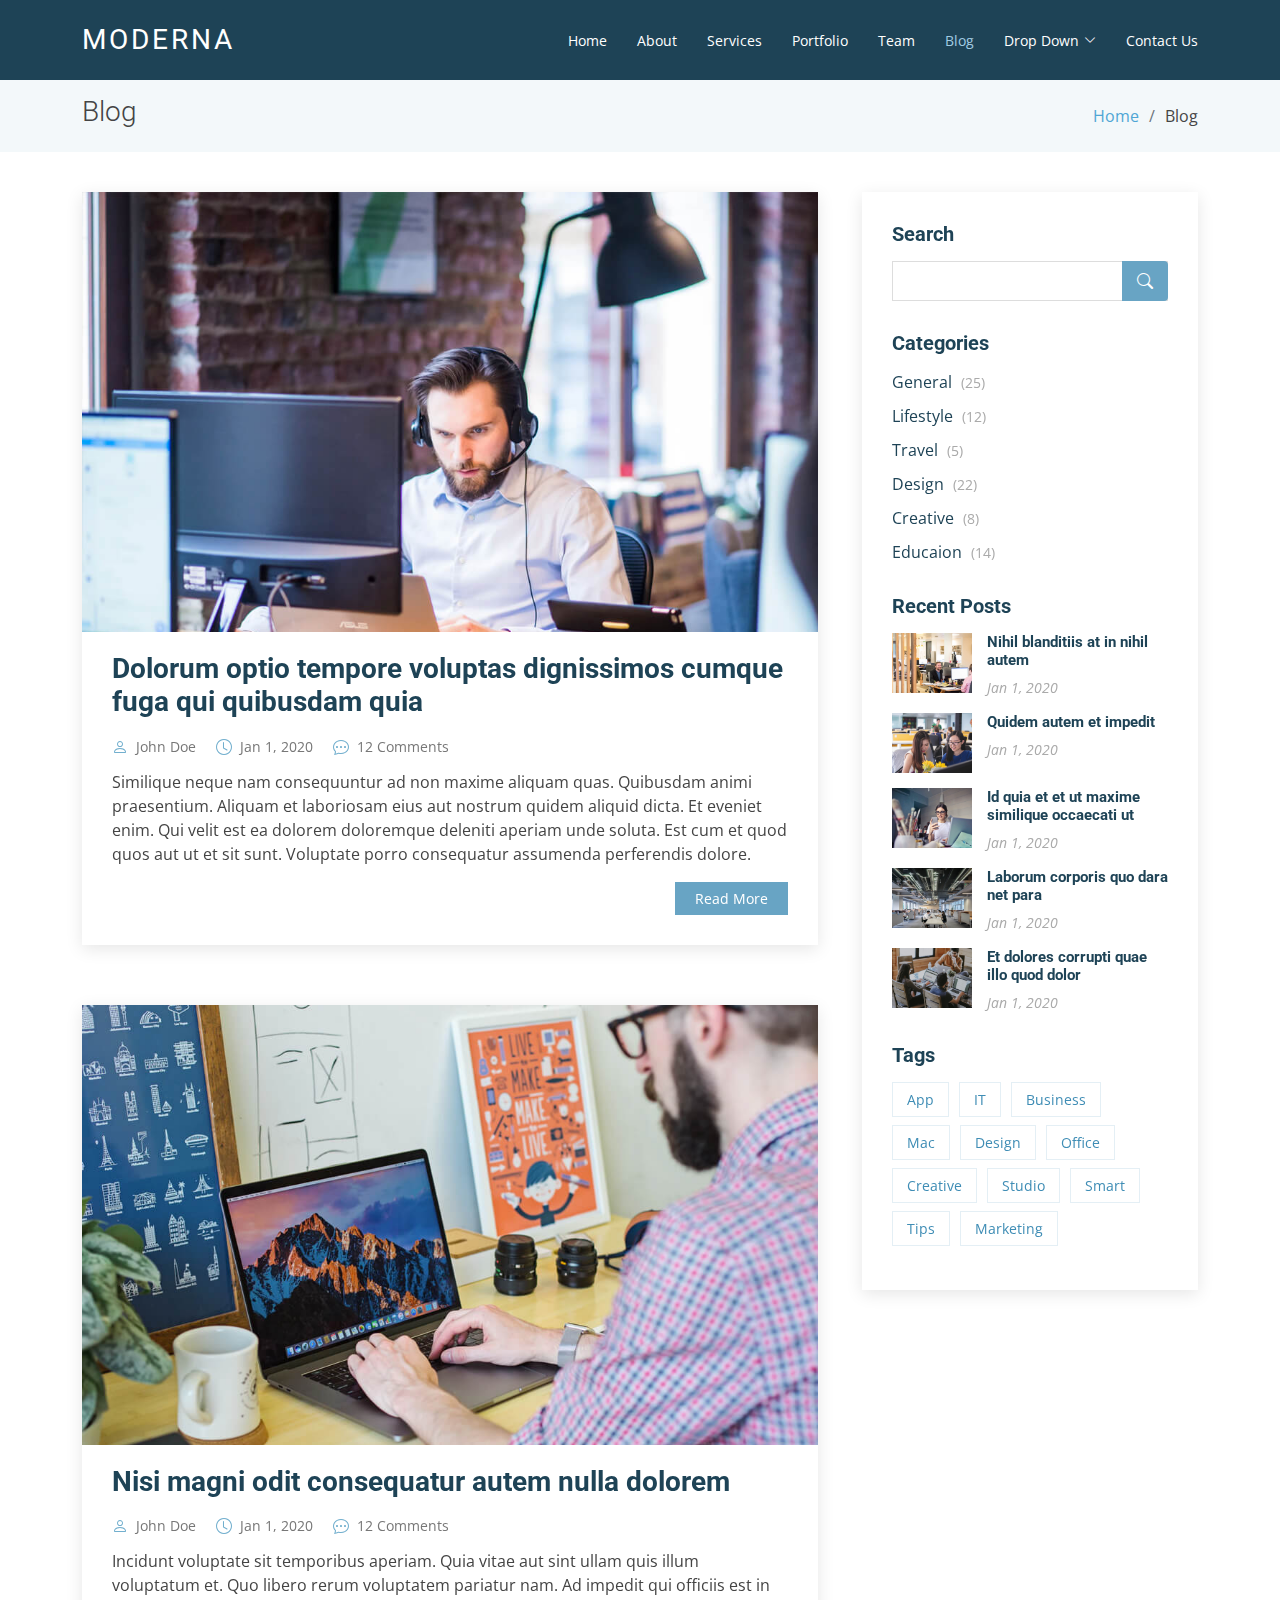
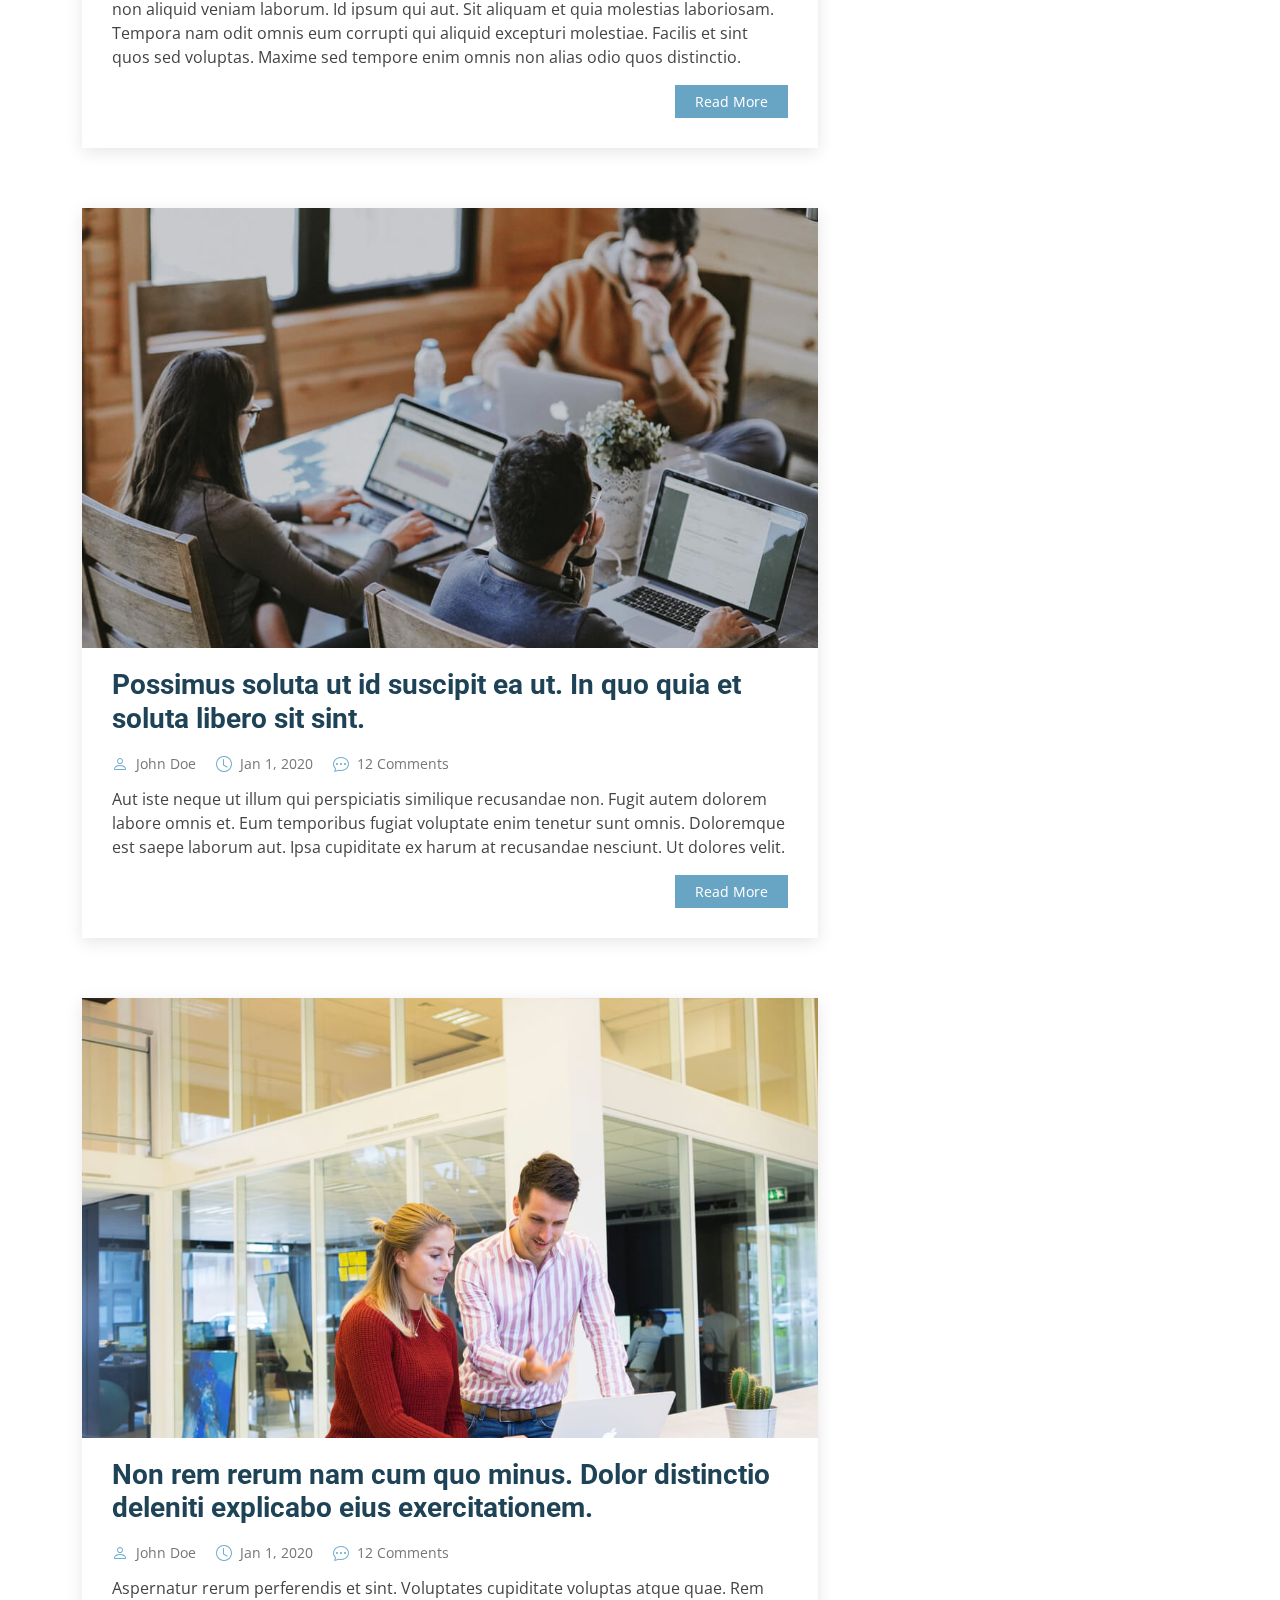
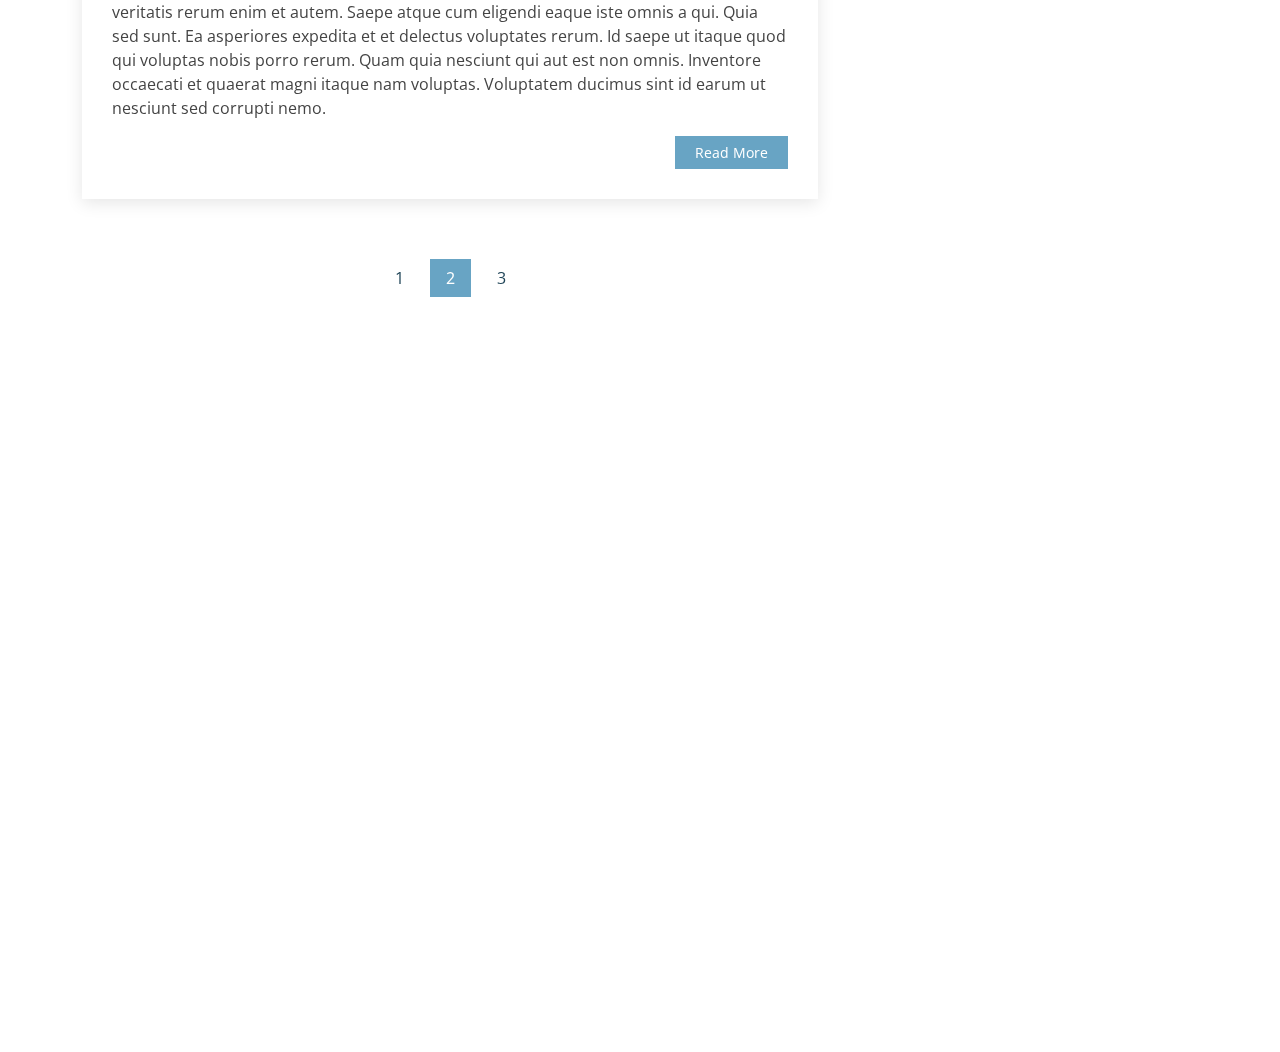
<file: blog.html>
<!DOCTYPE html>
<html lang="en">

<head>
  <meta charset="utf-8">
  <meta content="width=device-width, initial-scale=1.0" name="viewport">

  <title>Blog - Moderna Bootstrap Template</title>
  <meta content="" name="description">
  <meta content="" name="keywords">

  <!-- Favicons -->
  <link href="assets/img/favicon.png" rel="icon">
  <link href="assets/img/apple-touch-icon.png" rel="apple-touch-icon">

  <!-- Google Fonts -->
  <link href="https://fonts.googleapis.com/css?family=Open+Sans:300,300i,400,400i,600,600i,700,700i|Roboto:300,300i,400,400i,500,500i,700,700i&display=swap" rel="stylesheet">

  <!-- Vendor CSS Files -->
  <link href="assets/vendor/animate.css/animate.min.css" rel="stylesheet">
  <link href="assets/vendor/aos/aos.css" rel="stylesheet">
  <link href="assets/vendor/bootstrap/css/bootstrap.min.css" rel="stylesheet">
  <link href="assets/vendor/bootstrap-icons/bootstrap-icons.css" rel="stylesheet">
  <link href="assets/vendor/boxicons/css/boxicons.min.css" rel="stylesheet">
  <link href="assets/vendor/glightbox/css/glightbox.min.css" rel="stylesheet">
  <link href="assets/vendor/swiper/swiper-bundle.min.css" rel="stylesheet">

  <!-- Template Main CSS File -->
  <link href="assets/css/style.css" rel="stylesheet">

  <!-- =======================================================
  * Template Name: Moderna - v4.8.0
  * Template URL: https://bootstrapmade.com/free-bootstrap-template-corporate-moderna/
  * Author: BootstrapMade.com
  * License: https://bootstrapmade.com/license/
  ======================================================== -->
</head>

<body>

  <!-- ======= Header ======= -->
  <header id="header" class="fixed-top d-flex align-items-center ">
    <div class="container d-flex justify-content-between align-items-center">

      <div class="logo">
        <h1 class="text-light"><a href="index.html"><span>Moderna</span></a></h1>
        <!-- Uncomment below if you prefer to use an image logo -->
        <!-- <a href="index.html"><img src="assets/img/logo.png" alt="" class="img-fluid"></a>-->
      </div>

      <nav id="navbar" class="navbar">
        <ul>
          <li><a class="" href="index.html">Home</a></li>
          <li><a href="about.html">About</a></li>
          <li><a href="services.html">Services</a></li>
          <li><a href="portfolio.html">Portfolio</a></li>
          <li><a href="team.html">Team</a></li>
          <li><a class="active" href="blog.html">Blog</a></li>
          <li class="dropdown"><a href="#"><span>Drop Down</span> <i class="bi bi-chevron-down"></i></a>
            <ul>
              <li><a href="#">Drop Down 1</a></li>
              <li class="dropdown"><a href="#"><span>Deep Drop Down</span> <i class="bi bi-chevron-right"></i></a>
                <ul>
                  <li><a href="#">Deep Drop Down 1</a></li>
                  <li><a href="#">Deep Drop Down 2</a></li>
                  <li><a href="#">Deep Drop Down 3</a></li>
                  <li><a href="#">Deep Drop Down 4</a></li>
                  <li><a href="#">Deep Drop Down 5</a></li>
                </ul>
              </li>
              <li><a href="#">Drop Down 2</a></li>
              <li><a href="#">Drop Down 3</a></li>
              <li><a href="#">Drop Down 4</a></li>
            </ul>
          </li>
          <li><a href="contact.html">Contact Us</a></li>
        </ul>
        <i class="bi bi-list mobile-nav-toggle"></i>
      </nav><!-- .navbar -->

    </div>
  </header><!-- End Header -->

  <main id="main">

    <!-- ======= Blog Section ======= -->
    <section class="breadcrumbs">
      <div class="container">

        <div class="d-flex justify-content-between align-items-center">
          <h2>Blog</h2>

          <ol>
            <li><a href="index.html">Home</a></li>
            <li>Blog</li>
          </ol>
        </div>

      </div>
    </section><!-- End Blog Section -->

    <!-- ======= Blog Section ======= -->
    <section id="blog" class="blog">
      <div class="container" data-aos="fade-up">

        <div class="row">

          <div class="col-lg-8 entries">

            <article class="entry">

              <div class="entry-img">
                <img src="assets/img/blog/blog-1.jpg" alt="" class="img-fluid">
              </div>

              <h2 class="entry-title">
                <a href="blog-single.html">Dolorum optio tempore voluptas dignissimos cumque fuga qui quibusdam quia</a>
              </h2>

              <div class="entry-meta">
                <ul>
                  <li class="d-flex align-items-center"><i class="bi bi-person"></i> <a href="blog-single.html">John Doe</a></li>
                  <li class="d-flex align-items-center"><i class="bi bi-clock"></i> <a href="blog-single.html"><time datetime="2020-01-01">Jan 1, 2020</time></a></li>
                  <li class="d-flex align-items-center"><i class="bi bi-chat-dots"></i> <a href="blog-single.html">12 Comments</a></li>
                </ul>
              </div>

              <div class="entry-content">
                <p>
                  Similique neque nam consequuntur ad non maxime aliquam quas. Quibusdam animi praesentium. Aliquam et laboriosam eius aut nostrum quidem aliquid dicta.
                  Et eveniet enim. Qui velit est ea dolorem doloremque deleniti aperiam unde soluta. Est cum et quod quos aut ut et sit sunt. Voluptate porro consequatur assumenda perferendis dolore.
                </p>
                <div class="read-more">
                  <a href="blog-single.html">Read More</a>
                </div>
              </div>

            </article><!-- End blog entry -->

            <article class="entry">

              <div class="entry-img">
                <img src="assets/img/blog/blog-2.jpg" alt="" class="img-fluid">
              </div>

              <h2 class="entry-title">
                <a href="blog-single.html">Nisi magni odit consequatur autem nulla dolorem</a>
              </h2>

              <div class="entry-meta">
                <ul>
                  <li class="d-flex align-items-center"><i class="bi bi-person"></i> <a href="blog-single.html">John Doe</a></li>
                  <li class="d-flex align-items-center"><i class="bi bi-clock"></i> <a href="blog-single.html"><time datetime="2020-01-01">Jan 1, 2020</time></a></li>
                  <li class="d-flex align-items-center"><i class="bi bi-chat-dots"></i> <a href="blog-single.html">12 Comments</a></li>
                </ul>
              </div>

              <div class="entry-content">
                <p>
                  Incidunt voluptate sit temporibus aperiam. Quia vitae aut sint ullam quis illum voluptatum et. Quo libero rerum voluptatem pariatur nam.
                  Ad impedit qui officiis est in non aliquid veniam laborum. Id ipsum qui aut. Sit aliquam et quia molestias laboriosam. Tempora nam odit omnis eum corrupti qui aliquid excepturi molestiae. Facilis et sint quos sed voluptas. Maxime sed tempore enim omnis non alias odio quos distinctio.
                </p>
                <div class="read-more">
                  <a href="blog-single.html">Read More</a>
                </div>
              </div>

            </article><!-- End blog entry -->

            <article class="entry">

              <div class="entry-img">
                <img src="assets/img/blog/blog-3.jpg" alt="" class="img-fluid">
              </div>

              <h2 class="entry-title">
                <a href="blog-single.html">Possimus soluta ut id suscipit ea ut. In quo quia et soluta libero sit sint.</a>
              </h2>

              <div class="entry-meta">
                <ul>
                  <li class="d-flex align-items-center"><i class="bi bi-person"></i> <a href="blog-single.html">John Doe</a></li>
                  <li class="d-flex align-items-center"><i class="bi bi-clock"></i> <a href="blog-single.html"><time datetime="2020-01-01">Jan 1, 2020</time></a></li>
                  <li class="d-flex align-items-center"><i class="bi bi-chat-dots"></i> <a href="blog-single.html">12 Comments</a></li>
                </ul>
              </div>

              <div class="entry-content">
                <p>
                  Aut iste neque ut illum qui perspiciatis similique recusandae non. Fugit autem dolorem labore omnis et. Eum temporibus fugiat voluptate enim tenetur sunt omnis.
                  Doloremque est saepe laborum aut. Ipsa cupiditate ex harum at recusandae nesciunt. Ut dolores velit.
                </p>
                <div class="read-more">
                  <a href="blog-single.html">Read More</a>
                </div>
              </div>

            </article><!-- End blog entry -->

            <article class="entry">

              <div class="entry-img">
                <img src="assets/img/blog/blog-4.jpg" alt="" class="img-fluid">
              </div>

              <h2 class="entry-title">
                <a href="blog-single.html">Non rem rerum nam cum quo minus. Dolor distinctio deleniti explicabo eius exercitationem.</a>
              </h2>

              <div class="entry-meta">
                <ul>
                  <li class="d-flex align-items-center"><i class="bi bi-person"></i> <a href="blog-single.html">John Doe</a></li>
                  <li class="d-flex align-items-center"><i class="bi bi-clock"></i> <a href="blog-single.html"><time datetime="2020-01-01">Jan 1, 2020</time></a></li>
                  <li class="d-flex align-items-center"><i class="bi bi-chat-dots"></i> <a href="blog-single.html">12 Comments</a></li>
                </ul>
              </div>

              <div class="entry-content">
                <p>
                  Aspernatur rerum perferendis et sint. Voluptates cupiditate voluptas atque quae. Rem veritatis rerum enim et autem. Saepe atque cum eligendi eaque iste omnis a qui.
                  Quia sed sunt. Ea asperiores expedita et et delectus voluptates rerum. Id saepe ut itaque quod qui voluptas nobis porro rerum. Quam quia nesciunt qui aut est non omnis. Inventore occaecati et quaerat magni itaque nam voluptas. Voluptatem ducimus sint id earum ut nesciunt sed corrupti nemo.
                </p>
                <div class="read-more">
                  <a href="blog-single.html">Read More</a>
                </div>
              </div>

            </article><!-- End blog entry -->

            <div class="blog-pagination">
              <ul class="justify-content-center">
                <li><a href="#">1</a></li>
                <li class="active"><a href="#">2</a></li>
                <li><a href="#">3</a></li>
              </ul>
            </div>

          </div><!-- End blog entries list -->

          <div class="col-lg-4">

            <div class="sidebar">

              <h3 class="sidebar-title">Search</h3>
              <div class="sidebar-item search-form">
                <form action="">
                  <input type="text">
                  <button type="submit"><i class="bi bi-search"></i></button>
                </form>
              </div><!-- End sidebar search formn-->

              <h3 class="sidebar-title">Categories</h3>
              <div class="sidebar-item categories">
                <ul>
                  <li><a href="#">General <span>(25)</span></a></li>
                  <li><a href="#">Lifestyle <span>(12)</span></a></li>
                  <li><a href="#">Travel <span>(5)</span></a></li>
                  <li><a href="#">Design <span>(22)</span></a></li>
                  <li><a href="#">Creative <span>(8)</span></a></li>
                  <li><a href="#">Educaion <span>(14)</span></a></li>
                </ul>
              </div><!-- End sidebar categories-->

              <h3 class="sidebar-title">Recent Posts</h3>
              <div class="sidebar-item recent-posts">
                <div class="post-item clearfix">
                  <img src="assets/img/blog/blog-recent-1.jpg" alt="">
                  <h4><a href="blog-single.html">Nihil blanditiis at in nihil autem</a></h4>
                  <time datetime="2020-01-01">Jan 1, 2020</time>
                </div>

                <div class="post-item clearfix">
                  <img src="assets/img/blog/blog-recent-2.jpg" alt="">
                  <h4><a href="blog-single.html">Quidem autem et impedit</a></h4>
                  <time datetime="2020-01-01">Jan 1, 2020</time>
                </div>

                <div class="post-item clearfix">
                  <img src="assets/img/blog/blog-recent-3.jpg" alt="">
                  <h4><a href="blog-single.html">Id quia et et ut maxime similique occaecati ut</a></h4>
                  <time datetime="2020-01-01">Jan 1, 2020</time>
                </div>

                <div class="post-item clearfix">
                  <img src="assets/img/blog/blog-recent-4.jpg" alt="">
                  <h4><a href="blog-single.html">Laborum corporis quo dara net para</a></h4>
                  <time datetime="2020-01-01">Jan 1, 2020</time>
                </div>

                <div class="post-item clearfix">
                  <img src="assets/img/blog/blog-recent-5.jpg" alt="">
                  <h4><a href="blog-single.html">Et dolores corrupti quae illo quod dolor</a></h4>
                  <time datetime="2020-01-01">Jan 1, 2020</time>
                </div>

              </div><!-- End sidebar recent posts-->

              <h3 class="sidebar-title">Tags</h3>
              <div class="sidebar-item tags">
                <ul>
                  <li><a href="#">App</a></li>
                  <li><a href="#">IT</a></li>
                  <li><a href="#">Business</a></li>
                  <li><a href="#">Mac</a></li>
                  <li><a href="#">Design</a></li>
                  <li><a href="#">Office</a></li>
                  <li><a href="#">Creative</a></li>
                  <li><a href="#">Studio</a></li>
                  <li><a href="#">Smart</a></li>
                  <li><a href="#">Tips</a></li>
                  <li><a href="#">Marketing</a></li>
                </ul>
              </div><!-- End sidebar tags-->

            </div><!-- End sidebar -->

          </div><!-- End blog sidebar -->

        </div>

      </div>
    </section><!-- End Blog Section -->

  </main><!-- End #main -->

  <!-- ======= Footer ======= -->
  <footer id="footer" data-aos="fade-up" data-aos-easing="ease-in-out" data-aos-duration="500">

    <div class="footer-newsletter">
      <div class="container">
        <div class="row">
          <div class="col-lg-6">
            <h4>Our Newsletter</h4>
            <p>Tamen quem nulla quae legam multos aute sint culpa legam noster magna</p>
          </div>
          <div class="col-lg-6">
            <form action="" method="post">
              <input type="email" name="email"><input type="submit" value="Subscribe">
            </form>
          </div>
        </div>
      </div>
    </div>

    <div class="footer-top">
      <div class="container">
        <div class="row">

          <div class="col-lg-3 col-md-6 footer-links">
            <h4>Useful Links</h4>
            <ul>
              <li><i class="bx bx-chevron-right"></i> <a href="#">Home</a></li>
              <li><i class="bx bx-chevron-right"></i> <a href="#">About us</a></li>
              <li><i class="bx bx-chevron-right"></i> <a href="#">Services</a></li>
              <li><i class="bx bx-chevron-right"></i> <a href="#">Terms of service</a></li>
              <li><i class="bx bx-chevron-right"></i> <a href="#">Privacy policy</a></li>
            </ul>
          </div>

          <div class="col-lg-3 col-md-6 footer-links">
            <h4>Our Services</h4>
            <ul>
              <li><i class="bx bx-chevron-right"></i> <a href="#">Web Design</a></li>
              <li><i class="bx bx-chevron-right"></i> <a href="#">Web Development</a></li>
              <li><i class="bx bx-chevron-right"></i> <a href="#">Product Management</a></li>
              <li><i class="bx bx-chevron-right"></i> <a href="#">Marketing</a></li>
              <li><i class="bx bx-chevron-right"></i> <a href="#">Graphic Design</a></li>
            </ul>
          </div>

          <div class="col-lg-3 col-md-6 footer-contact">
            <h4>Contact Us</h4>
            <p>
              A108 Adam Street <br>
              New York, NY 535022<br>
              United States <br><br>
              <strong>Phone:</strong> +1 5589 55488 55<br>
              <strong>Email:</strong> info@example.com<br>
            </p>

          </div>

          <div class="col-lg-3 col-md-6 footer-info">
            <h3>About Moderna</h3>
            <p>Cras fermentum odio eu feugiat lide par naso tierra. Justo eget nada terra videa magna derita valies darta donna mare fermentum iaculis eu non diam phasellus.</p>
            <div class="social-links mt-3">
              <a href="#" class="twitter"><i class="bx bxl-twitter"></i></a>
              <a href="#" class="facebook"><i class="bx bxl-facebook"></i></a>
              <a href="#" class="instagram"><i class="bx bxl-instagram"></i></a>
              <a href="#" class="linkedin"><i class="bx bxl-linkedin"></i></a>
            </div>
          </div>

        </div>
      </div>
    </div>

    <div class="container">
      <div class="copyright">
        &copy; Copyright <strong><span>Moderna</span></strong>. All Rights Reserved
      </div>
      <div class="credits">
        <!-- All the links in the footer should remain intact. -->
        <!-- You can delete the links only if you purchased the pro version. -->
        <!-- Licensing information: https://bootstrapmade.com/license/ -->
        <!-- Purchase the pro version with working PHP/AJAX contact form: https://bootstrapmade.com/free-bootstrap-template-corporate-moderna/ -->
        Designed by <a href="https://bootstrapmade.com/">BootstrapMade</a>
      </div>
    </div>
  </footer><!-- End Footer -->

  <a href="#" class="back-to-top d-flex align-items-center justify-content-center"><i class="bi bi-arrow-up-short"></i></a>

  <!-- Vendor JS Files -->
  <script src="assets/vendor/purecounter/purecounter.js"></script>
  <script src="assets/vendor/aos/aos.js"></script>
  <script src="assets/vendor/bootstrap/js/bootstrap.bundle.min.js"></script>
  <script src="assets/vendor/glightbox/js/glightbox.min.js"></script>
  <script src="assets/vendor/isotope-layout/isotope.pkgd.min.js"></script>
  <script src="assets/vendor/swiper/swiper-bundle.min.js"></script>
  <script src="assets/vendor/waypoints/noframework.waypoints.js"></script>
  <script src="assets/vendor/php-email-form/validate.js"></script>

  <!-- Template Main JS File -->
  <script src="assets/js/main.js"></script>

</body>

</html>
</file>
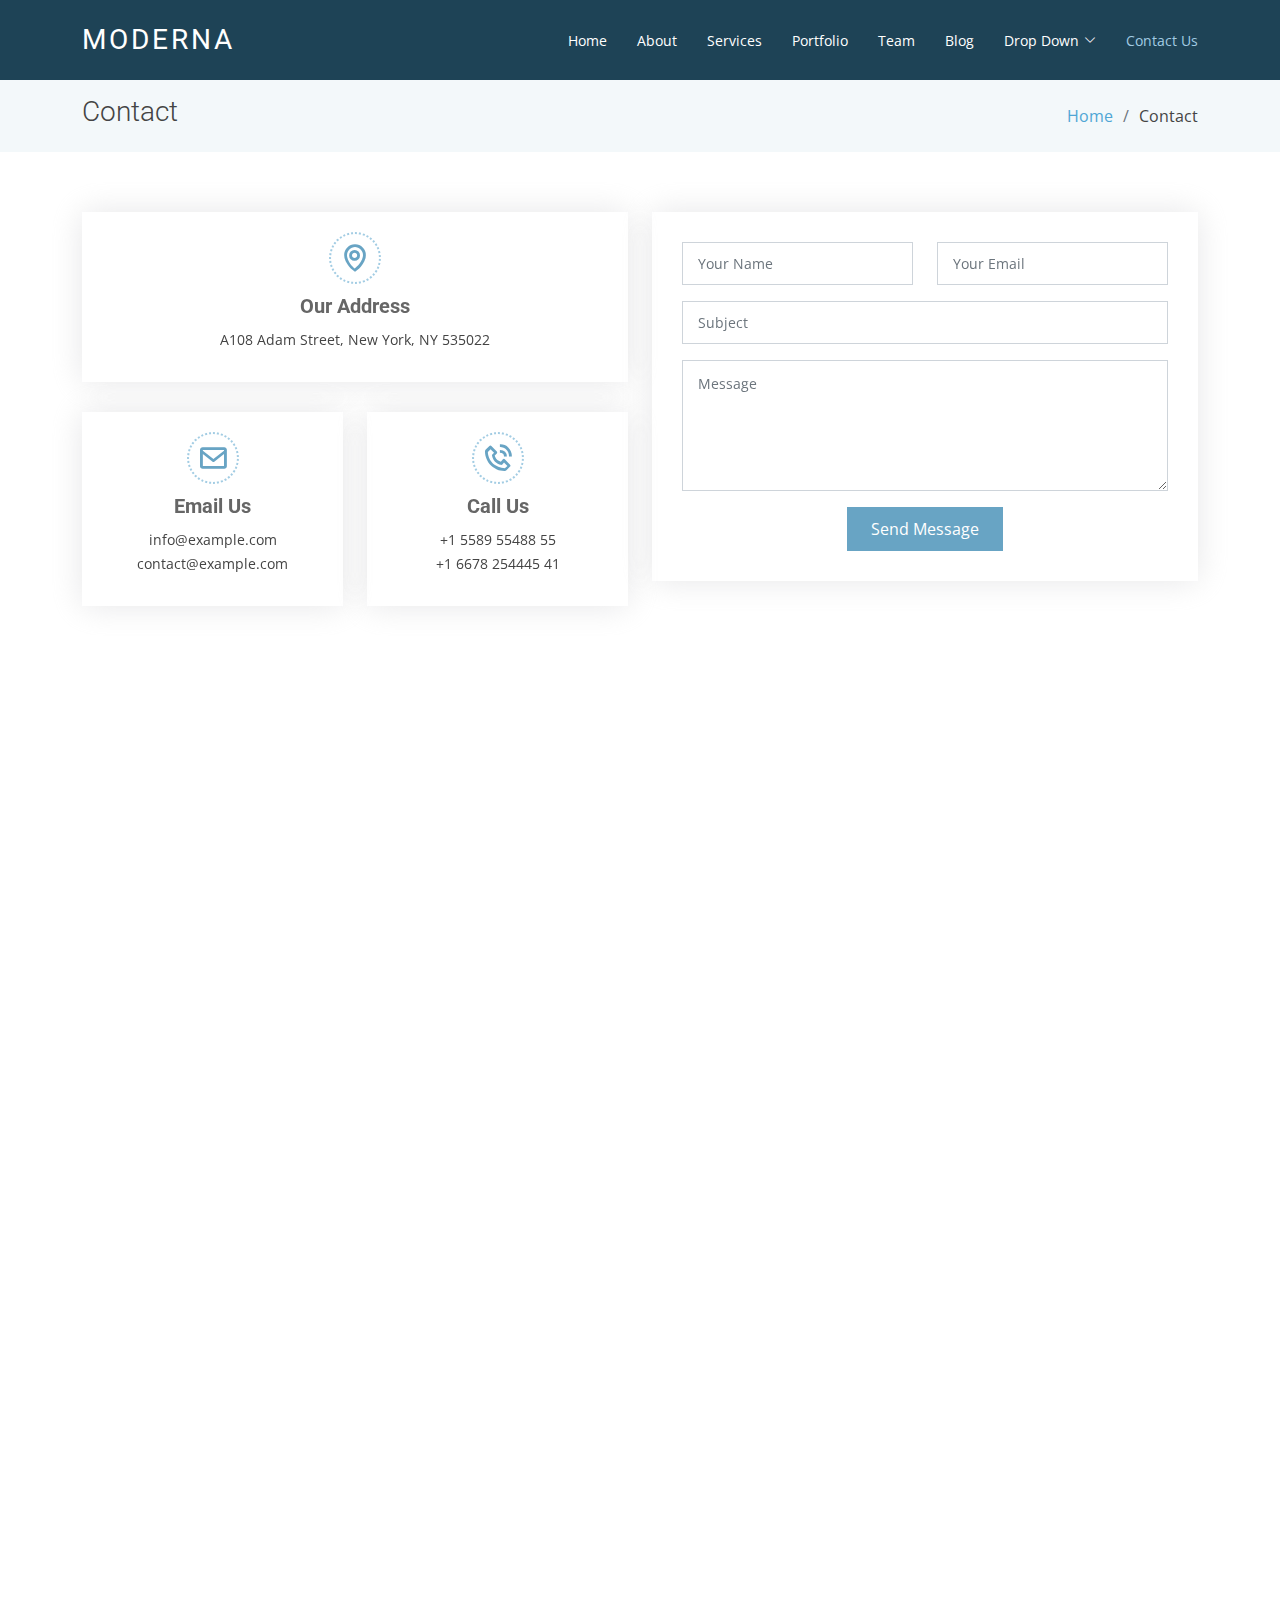
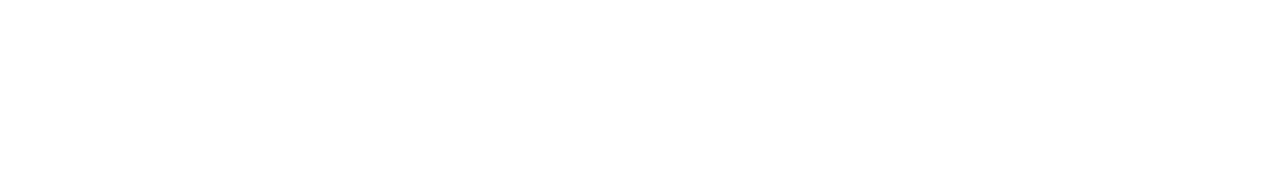
<file: contact.html>
<!DOCTYPE html>
<html lang="en">

<head>
  <meta charset="utf-8">
  <meta content="width=device-width, initial-scale=1.0" name="viewport">

  <title>Contact - Moderna Bootstrap Template</title>
  <meta content="" name="description">
  <meta content="" name="keywords">

  <!-- Favicons -->
  <link href="assets/img/favicon.png" rel="icon">
  <link href="assets/img/apple-touch-icon.png" rel="apple-touch-icon">

  <!-- Google Fonts -->
  <link href="https://fonts.googleapis.com/css?family=Open+Sans:300,300i,400,400i,600,600i,700,700i|Roboto:300,300i,400,400i,500,500i,700,700i&display=swap" rel="stylesheet">

  <!-- Vendor CSS Files -->
  <link href="assets/vendor/animate.css/animate.min.css" rel="stylesheet">
  <link href="assets/vendor/aos/aos.css" rel="stylesheet">
  <link href="assets/vendor/bootstrap/css/bootstrap.min.css" rel="stylesheet">
  <link href="assets/vendor/bootstrap-icons/bootstrap-icons.css" rel="stylesheet">
  <link href="assets/vendor/boxicons/css/boxicons.min.css" rel="stylesheet">
  <link href="assets/vendor/glightbox/css/glightbox.min.css" rel="stylesheet">
  <link href="assets/vendor/swiper/swiper-bundle.min.css" rel="stylesheet">

  <!-- Template Main CSS File -->
  <link href="assets/css/style.css" rel="stylesheet">

  <!-- =======================================================
  * Template Name: Moderna - v4.8.0
  * Template URL: https://bootstrapmade.com/free-bootstrap-template-corporate-moderna/
  * Author: BootstrapMade.com
  * License: https://bootstrapmade.com/license/
  ======================================================== -->
</head>

<body>

  <!-- ======= Header ======= -->
  <header id="header" class="fixed-top d-flex align-items-center ">
    <div class="container d-flex justify-content-between align-items-center">

      <div class="logo">
        <h1 class="text-light"><a href="index.html"><span>Moderna</span></a></h1>
        <!-- Uncomment below if you prefer to use an image logo -->
        <!-- <a href="index.html"><img src="assets/img/logo.png" alt="" class="img-fluid"></a>-->
      </div>

      <nav id="navbar" class="navbar">
        <ul>
          <li><a class="" href="index.html">Home</a></li>
          <li><a href="about.html">About</a></li>
          <li><a href="services.html">Services</a></li>
          <li><a href="portfolio.html">Portfolio</a></li>
          <li><a href="team.html">Team</a></li>
          <li><a href="blog.html">Blog</a></li>
          <li class="dropdown"><a href="#"><span>Drop Down</span> <i class="bi bi-chevron-down"></i></a>
            <ul>
              <li><a href="#">Drop Down 1</a></li>
              <li class="dropdown"><a href="#"><span>Deep Drop Down</span> <i class="bi bi-chevron-right"></i></a>
                <ul>
                  <li><a href="#">Deep Drop Down 1</a></li>
                  <li><a href="#">Deep Drop Down 2</a></li>
                  <li><a href="#">Deep Drop Down 3</a></li>
                  <li><a href="#">Deep Drop Down 4</a></li>
                  <li><a href="#">Deep Drop Down 5</a></li>
                </ul>
              </li>
              <li><a href="#">Drop Down 2</a></li>
              <li><a href="#">Drop Down 3</a></li>
              <li><a href="#">Drop Down 4</a></li>
            </ul>
          </li>
          <li><a class="active" href="contact.html">Contact Us</a></li>
        </ul>
        <i class="bi bi-list mobile-nav-toggle"></i>
      </nav><!-- .navbar -->

    </div>
  </header><!-- End Header -->

  <main id="main">

    <!-- ======= Contact Section ======= -->
    <section class="breadcrumbs">
      <div class="container">

        <div class="d-flex justify-content-between align-items-center">
          <h2>Contact</h2>
          <ol>
            <li><a href="index.html">Home</a></li>
            <li>Contact</li>
          </ol>
        </div>

      </div>
    </section><!-- End Contact Section -->

    <!-- ======= Contact Section ======= -->
    <section class="contact" data-aos="fade-up" data-aos-easing="ease-in-out" data-aos-duration="500">
      <div class="container">

        <div class="row">

          <div class="col-lg-6">

            <div class="row">
              <div class="col-md-12">
                <div class="info-box">
                  <i class="bx bx-map"></i>
                  <h3>Our Address</h3>
                  <p>A108 Adam Street, New York, NY 535022</p>
                </div>
              </div>
              <div class="col-md-6">
                <div class="info-box">
                  <i class="bx bx-envelope"></i>
                  <h3>Email Us</h3>
                  <p>info@example.com<br>contact@example.com</p>
                </div>
              </div>
              <div class="col-md-6">
                <div class="info-box">
                  <i class="bx bx-phone-call"></i>
                  <h3>Call Us</h3>
                  <p>+1 5589 55488 55<br>+1 6678 254445 41</p>
                </div>
              </div>
            </div>

          </div>

          <div class="col-lg-6">
            <form action="forms/contact.php" method="post" role="form" class="php-email-form">
              <div class="row">
                <div class="col-md-6 form-group">
                  <input type="text" name="name" class="form-control" id="name" placeholder="Your Name" required>
                </div>
                <div class="col-md-6 form-group mt-3 mt-md-0">
                  <input type="email" class="form-control" name="email" id="email" placeholder="Your Email" required>
                </div>
              </div>
              <div class="form-group mt-3">
                <input type="text" class="form-control" name="subject" id="subject" placeholder="Subject" required>
              </div>
              <div class="form-group mt-3">
                <textarea class="form-control" name="message" rows="5" placeholder="Message" required></textarea>
              </div>
              <div class="my-3">
                <div class="loading">Loading</div>
                <div class="error-message"></div>
                <div class="sent-message">Your message has been sent. Thank you!</div>
              </div>
              <div class="text-center"><button type="submit">Send Message</button></div>
            </form>
          </div>

        </div>

      </div>
    </section><!-- End Contact Section -->

    <!-- ======= Map Section ======= -->
    <section class="map mt-2">
      <div class="container-fluid p-0">
        <iframe src="https://www.google.com/maps/embed?pb=!1m18!1m12!1m3!1d3024.2219901290355!2d-74.00369368400567!3d40.71312937933185!2m3!1f0!2f0!3f0!3m2!1i1024!2i768!4f13.1!3m3!1m2!1s0x89c25a23e28c1191%3A0x49f75d3281df052a!2s150%20Park%20Row%2C%20New%20York%2C%20NY%2010007%2C%20USA!5e0!3m2!1sen!2sbg!4v1579767901424!5m2!1sen!2sbg" frameborder="0" style="border:0;" allowfullscreen=""></iframe>
      </div>
    </section><!-- End Map Section -->

  </main><!-- End #main -->

  <!-- ======= Footer ======= -->
  <footer id="footer" data-aos="fade-up" data-aos-easing="ease-in-out" data-aos-duration="500">

    <div class="footer-newsletter">
      <div class="container">
        <div class="row">
          <div class="col-lg-6">
            <h4>Our Newsletter</h4>
            <p>Tamen quem nulla quae legam multos aute sint culpa legam noster magna</p>
          </div>
          <div class="col-lg-6">
            <form action="" method="post">
              <input type="email" name="email"><input type="submit" value="Subscribe">
            </form>
          </div>
        </div>
      </div>
    </div>

    <div class="footer-top">
      <div class="container">
        <div class="row">

          <div class="col-lg-3 col-md-6 footer-links">
            <h4>Useful Links</h4>
            <ul>
              <li><i class="bx bx-chevron-right"></i> <a href="#">Home</a></li>
              <li><i class="bx bx-chevron-right"></i> <a href="#">About us</a></li>
              <li><i class="bx bx-chevron-right"></i> <a href="#">Services</a></li>
              <li><i class="bx bx-chevron-right"></i> <a href="#">Terms of service</a></li>
              <li><i class="bx bx-chevron-right"></i> <a href="#">Privacy policy</a></li>
            </ul>
          </div>

          <div class="col-lg-3 col-md-6 footer-links">
            <h4>Our Services</h4>
            <ul>
              <li><i class="bx bx-chevron-right"></i> <a href="#">Web Design</a></li>
              <li><i class="bx bx-chevron-right"></i> <a href="#">Web Development</a></li>
              <li><i class="bx bx-chevron-right"></i> <a href="#">Product Management</a></li>
              <li><i class="bx bx-chevron-right"></i> <a href="#">Marketing</a></li>
              <li><i class="bx bx-chevron-right"></i> <a href="#">Graphic Design</a></li>
            </ul>
          </div>

          <div class="col-lg-3 col-md-6 footer-contact">
            <h4>Contact Us</h4>
            <p>
              A108 Adam Street <br>
              New York, NY 535022<br>
              United States <br><br>
              <strong>Phone:</strong> +1 5589 55488 55<br>
              <strong>Email:</strong> info@example.com<br>
            </p>

          </div>

          <div class="col-lg-3 col-md-6 footer-info">
            <h3>About Moderna</h3>
            <p>Cras fermentum odio eu feugiat lide par naso tierra. Justo eget nada terra videa magna derita valies darta donna mare fermentum iaculis eu non diam phasellus.</p>
            <div class="social-links mt-3">
              <a href="#" class="twitter"><i class="bx bxl-twitter"></i></a>
              <a href="#" class="facebook"><i class="bx bxl-facebook"></i></a>
              <a href="#" class="instagram"><i class="bx bxl-instagram"></i></a>
              <a href="#" class="linkedin"><i class="bx bxl-linkedin"></i></a>
            </div>
          </div>

        </div>
      </div>
    </div>

    <div class="container">
      <div class="copyright">
        &copy; Copyright <strong><span>Moderna</span></strong>. All Rights Reserved
      </div>
      <div class="credits">
        <!-- All the links in the footer should remain intact. -->
        <!-- You can delete the links only if you purchased the pro version. -->
        <!-- Licensing information: https://bootstrapmade.com/license/ -->
        <!-- Purchase the pro version with working PHP/AJAX contact form: https://bootstrapmade.com/free-bootstrap-template-corporate-moderna/ -->
        Designed by <a href="https://bootstrapmade.com/">BootstrapMade</a>
      </div>
    </div>
  </footer><!-- End Footer -->

  <a href="#" class="back-to-top d-flex align-items-center justify-content-center"><i class="bi bi-arrow-up-short"></i></a>

  <!-- Vendor JS Files -->
  <script src="assets/vendor/purecounter/purecounter.js"></script>
  <script src="assets/vendor/aos/aos.js"></script>
  <script src="assets/vendor/bootstrap/js/bootstrap.bundle.min.js"></script>
  <script src="assets/vendor/glightbox/js/glightbox.min.js"></script>
  <script src="assets/vendor/isotope-layout/isotope.pkgd.min.js"></script>
  <script src="assets/vendor/swiper/swiper-bundle.min.js"></script>
  <script src="assets/vendor/waypoints/noframework.waypoints.js"></script>
  <script src="assets/vendor/php-email-form/validate.js"></script>

  <!-- Template Main JS File -->
  <script src="assets/js/main.js"></script>

</body>

</html>
</file>
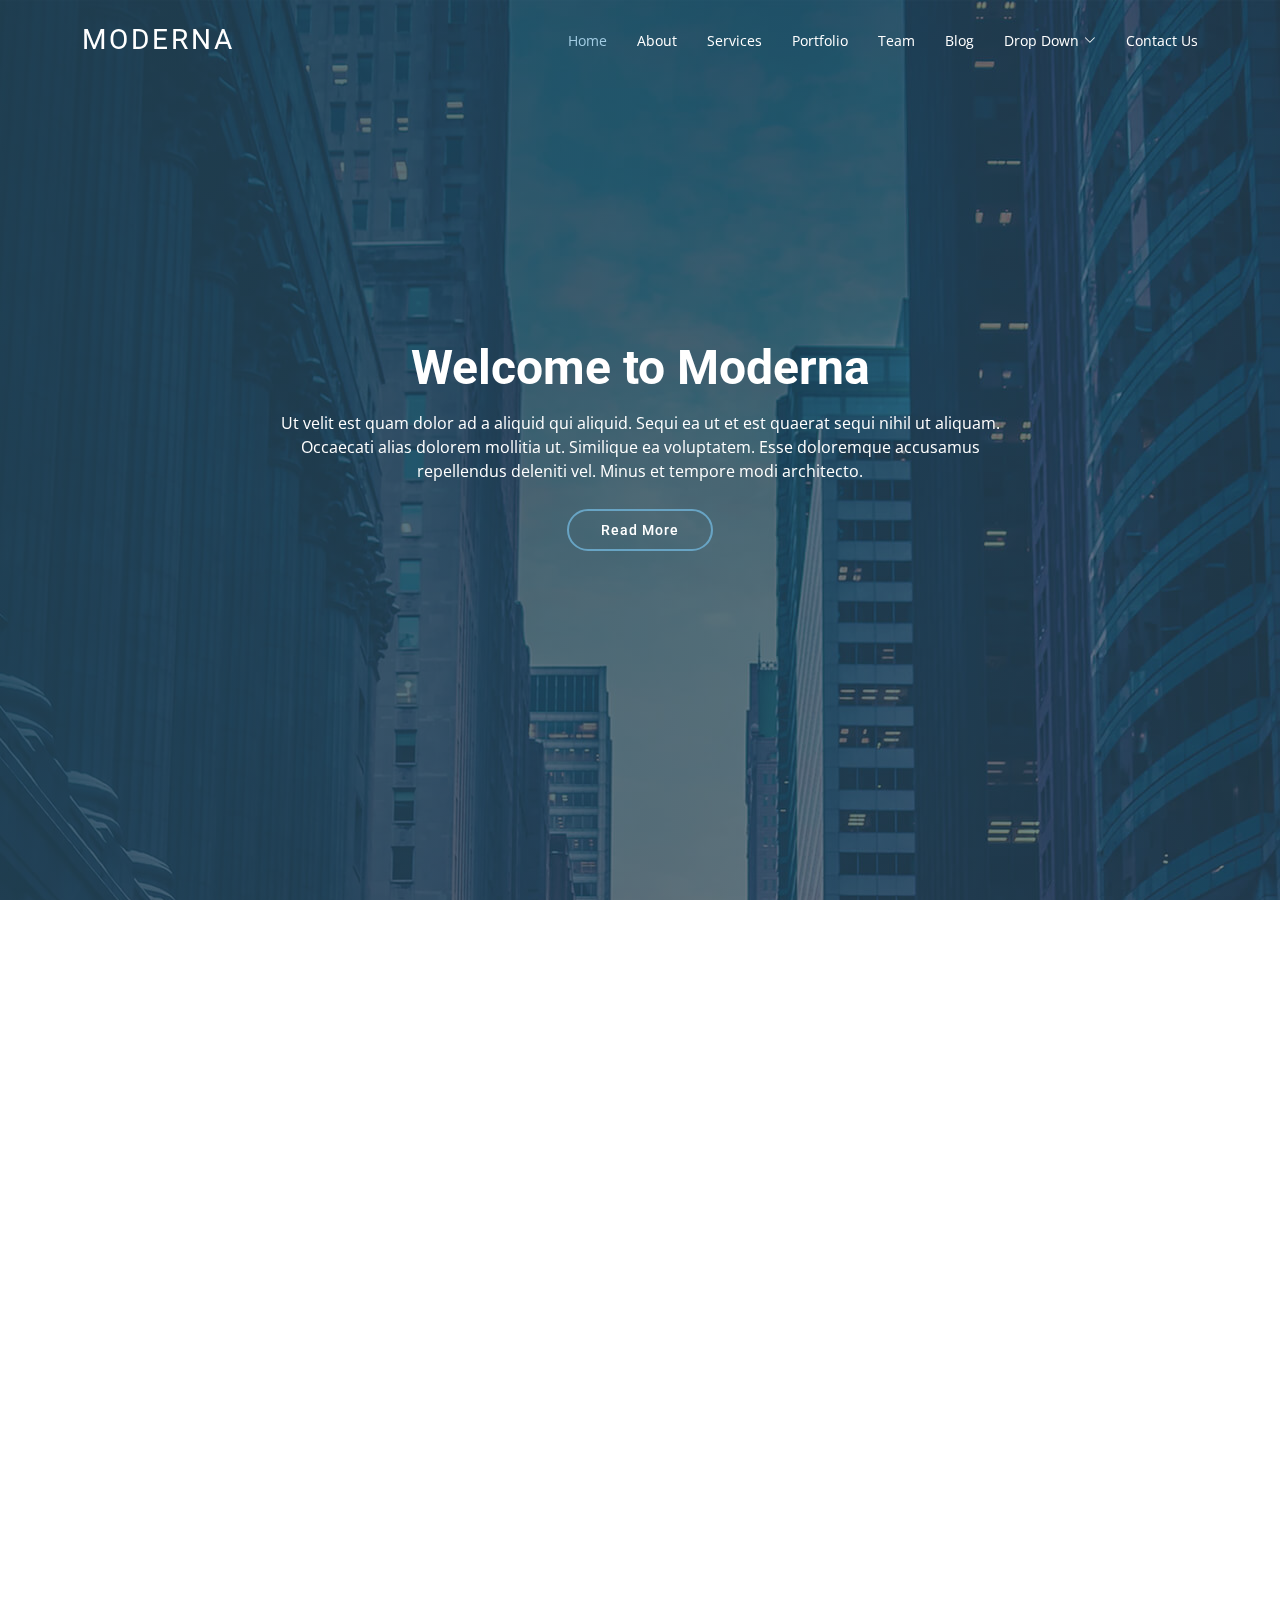
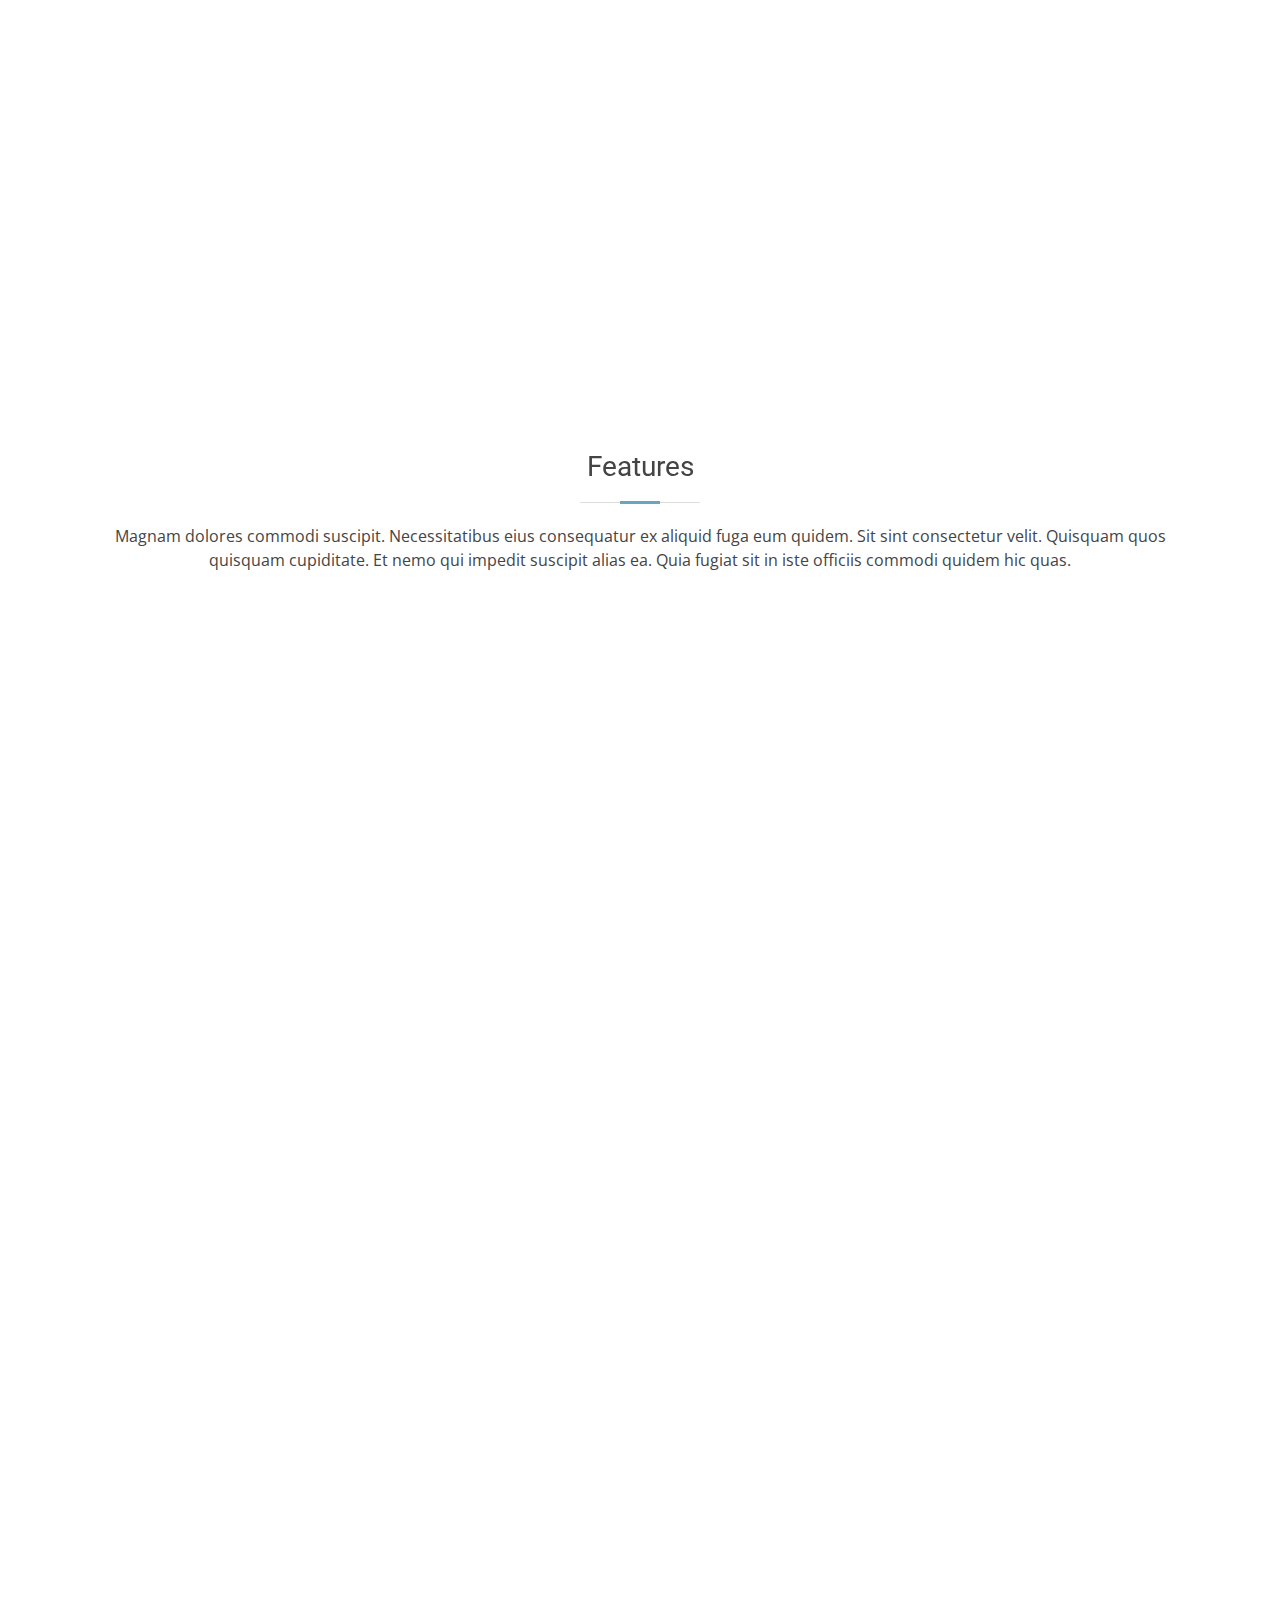
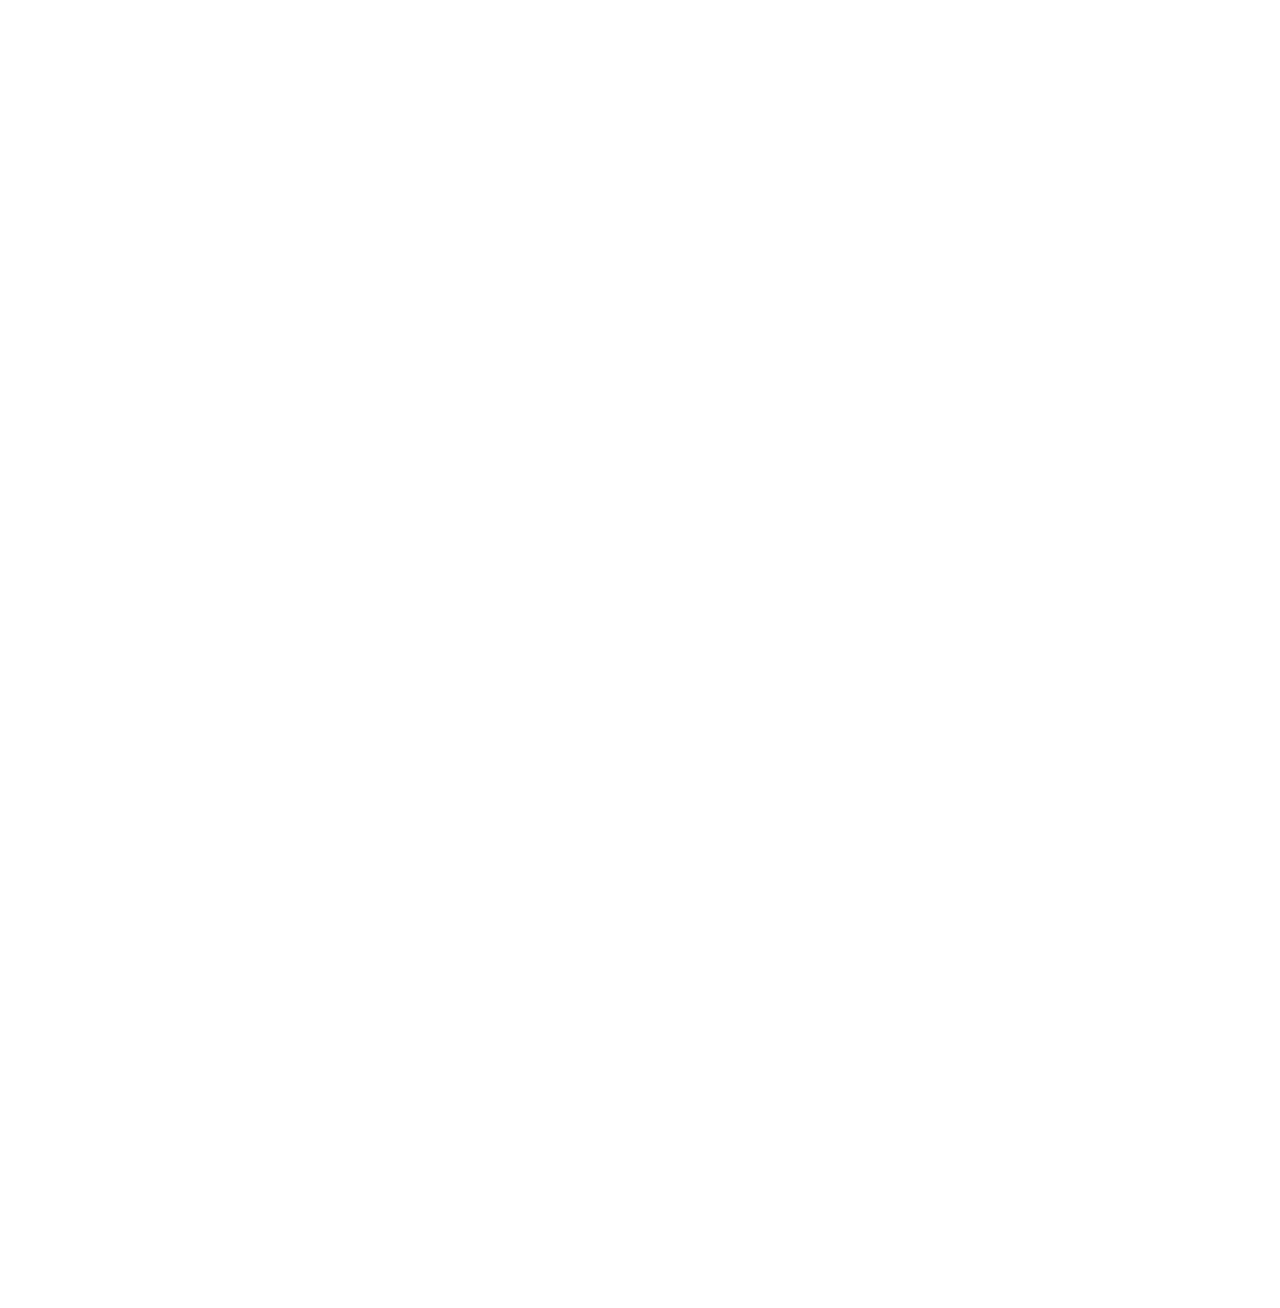
<file: index-2.html>
<!DOCTYPE html>
<html lang="en">

<head>
  <meta charset="utf-8">
  <meta content="width=device-width, initial-scale=1.0" name="viewport">

  <title>Moderna Bootstrap Template - Index 2 without slider</title>
  <meta content="" name="description">
  <meta content="" name="keywords">

  <!-- Favicons -->
  <link href="assets/img/favicon.png" rel="icon">
  <link href="assets/img/apple-touch-icon.png" rel="apple-touch-icon">

  <!-- Google Fonts -->
  <link href="https://fonts.googleapis.com/css?family=Open+Sans:300,300i,400,400i,600,600i,700,700i|Roboto:300,300i,400,400i,500,500i,700,700i&display=swap" rel="stylesheet">

  <!-- Vendor CSS Files -->
  <link href="assets/vendor/animate.css/animate.min.css" rel="stylesheet">
  <link href="assets/vendor/aos/aos.css" rel="stylesheet">
  <link href="assets/vendor/bootstrap/css/bootstrap.min.css" rel="stylesheet">
  <link href="assets/vendor/bootstrap-icons/bootstrap-icons.css" rel="stylesheet">
  <link href="assets/vendor/boxicons/css/boxicons.min.css" rel="stylesheet">
  <link href="assets/vendor/glightbox/css/glightbox.min.css" rel="stylesheet">
  <link href="assets/vendor/swiper/swiper-bundle.min.css" rel="stylesheet">

  <!-- Template Main CSS File -->
  <link href="assets/css/style.css" rel="stylesheet">

  <!-- =======================================================
  * Template Name: Moderna - v4.8.0
  * Template URL: https://bootstrapmade.com/free-bootstrap-template-corporate-moderna/
  * Author: BootstrapMade.com
  * License: https://bootstrapmade.com/license/
  ======================================================== -->
</head>

<body>

  <!-- ======= Header ======= -->
  <header id="header" class="fixed-top d-flex align-items-center header-transparent">
    <div class="container d-flex justify-content-between align-items-center">

      <div class="logo">
        <h1 class="text-light"><a href="index.html"><span>Moderna</span></a></h1>
        <!-- Uncomment below if you prefer to use an image logo -->
        <!-- <a href="index.html"><img src="assets/img/logo.png" alt="" class="img-fluid"></a>-->
      </div>

      <nav id="navbar" class="navbar">
        <ul>
          <li><a class="active " href="index.html">Home</a></li>
          <li><a href="about.html">About</a></li>
          <li><a href="services.html">Services</a></li>
          <li><a href="portfolio.html">Portfolio</a></li>
          <li><a href="team.html">Team</a></li>
          <li><a href="blog.html">Blog</a></li>
          <li class="dropdown"><a href="#"><span>Drop Down</span> <i class="bi bi-chevron-down"></i></a>
            <ul>
              <li><a href="#">Drop Down 1</a></li>
              <li class="dropdown"><a href="#"><span>Deep Drop Down</span> <i class="bi bi-chevron-right"></i></a>
                <ul>
                  <li><a href="#">Deep Drop Down 1</a></li>
                  <li><a href="#">Deep Drop Down 2</a></li>
                  <li><a href="#">Deep Drop Down 3</a></li>
                  <li><a href="#">Deep Drop Down 4</a></li>
                  <li><a href="#">Deep Drop Down 5</a></li>
                </ul>
              </li>
              <li><a href="#">Drop Down 2</a></li>
              <li><a href="#">Drop Down 3</a></li>
              <li><a href="#">Drop Down 4</a></li>
            </ul>
          </li>
          <li><a href="contact.html">Contact Us</a></li>
        </ul>
        <i class="bi bi-list mobile-nav-toggle"></i>
      </nav><!-- .navbar -->

    </div>
  </header><!-- End Header -->

  <!-- ======= Hero No Slider Section ======= -->
  <section id="hero-no-slider" class="d-flex justify-cntent-center align-items-center">
    <div class="container position-relative" data-aos="fade-up" data-aos-delay="100">
      <div class="row justify-content-center">
        <div class="col-xl-8">
          <h2>Welcome to Moderna</h2>
          <p>Ut velit est quam dolor ad a aliquid qui aliquid. Sequi ea ut et est quaerat sequi nihil ut aliquam. Occaecati alias dolorem mollitia ut. Similique ea voluptatem. Esse doloremque accusamus repellendus deleniti vel. Minus et tempore modi architecto.</p>
          <a href="" class="btn-get-started ">Read More</a>
        </div>
      </div>
    </div>
  </section><!-- End Hero No Slider Sectio -->

  <main id="main">

    <!-- ======= Services Section ======= -->
    <section class="services">
      <div class="container">

        <div class="row">
          <div class="col-md-6 col-lg-3 d-flex align-items-stretch" data-aos="fade-up">
            <div class="icon-box icon-box-pink">
              <div class="icon"><i class="bx bxl-dribbble"></i></div>
              <h4 class="title"><a href="">Lorem Ipsum</a></h4>
              <p class="description">Voluptatum deleniti atque corrupti quos dolores et quas molestias excepturi sint occaecati cupiditate non provident</p>
            </div>
          </div>

          <div class="col-md-6 col-lg-3 d-flex align-items-stretch" data-aos="fade-up" data-aos-delay="100">
            <div class="icon-box icon-box-cyan">
              <div class="icon"><i class="bx bx-file"></i></div>
              <h4 class="title"><a href="">Sed ut perspiciatis</a></h4>
              <p class="description">Duis aute irure dolor in reprehenderit in voluptate velit esse cillum dolore eu fugiat nulla pariatur</p>
            </div>
          </div>

          <div class="col-md-6 col-lg-3 d-flex align-items-stretch" data-aos="fade-up" data-aos-delay="200">
            <div class="icon-box icon-box-green">
              <div class="icon"><i class="bx bx-tachometer"></i></div>
              <h4 class="title"><a href="">Magni Dolores</a></h4>
              <p class="description">Excepteur sint occaecat cupidatat non proident, sunt in culpa qui officia deserunt mollit anim id est laborum</p>
            </div>
          </div>

          <div class="col-md-6 col-lg-3 d-flex align-items-stretch" data-aos="fade-up" data-aos-delay="200">
            <div class="icon-box icon-box-blue">
              <div class="icon"><i class="bx bx-world"></i></div>
              <h4 class="title"><a href="">Nemo Enim</a></h4>
              <p class="description">At vero eos et accusamus et iusto odio dignissimos ducimus qui blanditiis praesentium voluptatum deleniti atque</p>
            </div>
          </div>

        </div>

      </div>
    </section><!-- End Services Section -->

    <!-- ======= Why Us Section ======= -->
    <section class="why-us section-bg" data-aos="fade-up" date-aos-delay="200">
      <div class="container">

        <div class="row">
          <div class="col-lg-6 video-box">
            <img src="assets/img/why-us.jpg" class="img-fluid" alt="">
            <a href="https://www.youtube.com/watch?v=jDDaplaOz7Q" class="venobox play-btn mb-4" data-vbtype="video" data-autoplay="true"></a>
          </div>

          <div class="col-lg-6 d-flex flex-column justify-content-center p-5">

            <div class="icon-box">
              <div class="icon"><i class="bx bx-fingerprint"></i></div>
              <h4 class="title"><a href="">Lorem Ipsum</a></h4>
              <p class="description">Voluptatum deleniti atque corrupti quos dolores et quas molestias excepturi sint occaecati cupiditate non provident</p>
            </div>

            <div class="icon-box">
              <div class="icon"><i class="bx bx-gift"></i></div>
              <h4 class="title"><a href="">Nemo Enim</a></h4>
              <p class="description">At vero eos et accusamus et iusto odio dignissimos ducimus qui blanditiis praesentium voluptatum deleniti atque</p>
            </div>

          </div>
        </div>

      </div>
    </section><!-- End Why Us Section -->

    <!-- ======= Features Section ======= -->
    <section class="features">
      <div class="container">

        <div class="section-title">
          <h2>Features</h2>
          <p>Magnam dolores commodi suscipit. Necessitatibus eius consequatur ex aliquid fuga eum quidem. Sit sint consectetur velit. Quisquam quos quisquam cupiditate. Et nemo qui impedit suscipit alias ea. Quia fugiat sit in iste officiis commodi quidem hic quas.</p>
        </div>

        <div class="row" data-aos="fade-up">
          <div class="col-md-5">
            <img src="assets/img/features-1.svg" class="img-fluid" alt="">
          </div>
          <div class="col-md-7 pt-4">
            <h3>Voluptatem dignissimos provident quasi corporis voluptates sit assumenda.</h3>
            <p class="fst-italic">
              Lorem ipsum dolor sit amet, consectetur adipiscing elit, sed do eiusmod tempor incididunt ut labore et dolore
              magna aliqua.
            </p>
            <ul>
              <li><i class="bi bi-check"></i> Ullamco laboris nisi ut aliquip ex ea commodo consequat.</li>
              <li><i class="bi bi-check"></i> Duis aute irure dolor in reprehenderit in voluptate velit.</li>
            </ul>
          </div>
        </div>

        <div class="row" data-aos="fade-up">
          <div class="col-md-5 order-1 order-md-2">
            <img src="assets/img/features-2.svg" class="img-fluid" alt="">
          </div>
          <div class="col-md-7 pt-5 order-2 order-md-1">
            <h3>Corporis temporibus maiores provident</h3>
            <p class="fst-italic">
              Lorem ipsum dolor sit amet, consectetur adipiscing elit, sed do eiusmod tempor incididunt ut labore et dolore
              magna aliqua.
            </p>
            <p>
              Ullamco laboris nisi ut aliquip ex ea commodo consequat. Duis aute irure dolor in reprehenderit in voluptate
              velit esse cillum dolore eu fugiat nulla pariatur. Excepteur sint occaecat cupidatat non proident, sunt in
              culpa qui officia deserunt mollit anim id est laborum
            </p>
          </div>
        </div>

        <div class="row" data-aos="fade-up">
          <div class="col-md-5">
            <img src="assets/img/features-3.svg" class="img-fluid" alt="">
          </div>
          <div class="col-md-7 pt-5">
            <h3>Sunt consequatur ad ut est nulla consectetur reiciendis animi voluptas</h3>
            <p>Cupiditate placeat cupiditate placeat est ipsam culpa. Delectus quia minima quod. Sunt saepe odit aut quia voluptatem hic voluptas dolor doloremque.</p>
            <ul>
              <li><i class="bi bi-check"></i> Ullamco laboris nisi ut aliquip ex ea commodo consequat.</li>
              <li><i class="bi bi-check"></i> Duis aute irure dolor in reprehenderit in voluptate velit.</li>
              <li><i class="bi bi-check"></i> Facilis ut et voluptatem aperiam. Autem soluta ad fugiat.</li>
            </ul>
          </div>
        </div>

        <div class="row" data-aos="fade-up">
          <div class="col-md-5 order-1 order-md-2">
            <img src="assets/img/features-4.svg" class="img-fluid" alt="">
          </div>
          <div class="col-md-7 pt-5 order-2 order-md-1">
            <h3>Quas et necessitatibus eaque impedit ipsum animi consequatur incidunt in</h3>
            <p class="fst-italic">
              Lorem ipsum dolor sit amet, consectetur adipiscing elit, sed do eiusmod tempor incididunt ut labore et dolore
              magna aliqua.
            </p>
            <p>
              Ullamco laboris nisi ut aliquip ex ea commodo consequat. Duis aute irure dolor in reprehenderit in voluptate
              velit esse cillum dolore eu fugiat nulla pariatur. Excepteur sint occaecat cupidatat non proident, sunt in
              culpa qui officia deserunt mollit anim id est laborum
            </p>
          </div>
        </div>

      </div>
    </section><!-- End Features Section -->

  </main><!-- End #main -->

  <!-- ======= Footer ======= -->
  <footer id="footer" data-aos="fade-up" data-aos-easing="ease-in-out" data-aos-duration="500">

    <div class="footer-newsletter">
      <div class="container">
        <div class="row">
          <div class="col-lg-6">
            <h4>Our Newsletter</h4>
            <p>Tamen quem nulla quae legam multos aute sint culpa legam noster magna</p>
          </div>
          <div class="col-lg-6">
            <form action="" method="post">
              <input type="email" name="email"><input type="submit" value="Subscribe">
            </form>
          </div>
        </div>
      </div>
    </div>

    <div class="footer-top">
      <div class="container">
        <div class="row">

          <div class="col-lg-3 col-md-6 footer-links">
            <h4>Useful Links</h4>
            <ul>
              <li><i class="bx bx-chevron-right"></i> <a href="#">Home</a></li>
              <li><i class="bx bx-chevron-right"></i> <a href="#">About us</a></li>
              <li><i class="bx bx-chevron-right"></i> <a href="#">Services</a></li>
              <li><i class="bx bx-chevron-right"></i> <a href="#">Terms of service</a></li>
              <li><i class="bx bx-chevron-right"></i> <a href="#">Privacy policy</a></li>
            </ul>
          </div>

          <div class="col-lg-3 col-md-6 footer-links">
            <h4>Our Services</h4>
            <ul>
              <li><i class="bx bx-chevron-right"></i> <a href="#">Web Design</a></li>
              <li><i class="bx bx-chevron-right"></i> <a href="#">Web Development</a></li>
              <li><i class="bx bx-chevron-right"></i> <a href="#">Product Management</a></li>
              <li><i class="bx bx-chevron-right"></i> <a href="#">Marketing</a></li>
              <li><i class="bx bx-chevron-right"></i> <a href="#">Graphic Design</a></li>
            </ul>
          </div>

          <div class="col-lg-3 col-md-6 footer-contact">
            <h4>Contact Us</h4>
            <p>
              A108 Adam Street <br>
              New York, NY 535022<br>
              United States <br><br>
              <strong>Phone:</strong> +1 5589 55488 55<br>
              <strong>Email:</strong> info@example.com<br>
            </p>

          </div>

          <div class="col-lg-3 col-md-6 footer-info">
            <h3>About Moderna</h3>
            <p>Cras fermentum odio eu feugiat lide par naso tierra. Justo eget nada terra videa magna derita valies darta donna mare fermentum iaculis eu non diam phasellus.</p>
            <div class="social-links mt-3">
              <a href="#" class="twitter"><i class="bx bxl-twitter"></i></a>
              <a href="#" class="facebook"><i class="bx bxl-facebook"></i></a>
              <a href="#" class="instagram"><i class="bx bxl-instagram"></i></a>
              <a href="#" class="linkedin"><i class="bx bxl-linkedin"></i></a>
            </div>
          </div>

        </div>
      </div>
    </div>

    <div class="container">
      <div class="copyright">
        &copy; Copyright <strong><span>Moderna</span></strong>. All Rights Reserved
      </div>
      <div class="credits">
        <!-- All the links in the footer should remain intact. -->
        <!-- You can delete the links only if you purchased the pro version. -->
        <!-- Licensing information: https://bootstrapmade.com/license/ -->
        <!-- Purchase the pro version with working PHP/AJAX contact form: https://bootstrapmade.com/free-bootstrap-template-corporate-moderna/ -->
        Designed by <a href="https://bootstrapmade.com/">BootstrapMade</a>
      </div>
    </div>
  </footer><!-- End Footer -->

  <a href="#" class="back-to-top d-flex align-items-center justify-content-center"><i class="bi bi-arrow-up-short"></i></a>

  <!-- Vendor JS Files -->
  <script src="assets/vendor/purecounter/purecounter.js"></script>
  <script src="assets/vendor/aos/aos.js"></script>
  <script src="assets/vendor/bootstrap/js/bootstrap.bundle.min.js"></script>
  <script src="assets/vendor/glightbox/js/glightbox.min.js"></script>
  <script src="assets/vendor/isotope-layout/isotope.pkgd.min.js"></script>
  <script src="assets/vendor/swiper/swiper-bundle.min.js"></script>
  <script src="assets/vendor/waypoints/noframework.waypoints.js"></script>
  <script src="assets/vendor/php-email-form/validate.js"></script>

  <!-- Template Main JS File -->
  <script src="assets/js/main.js"></script>

</body>

</html>
</file>
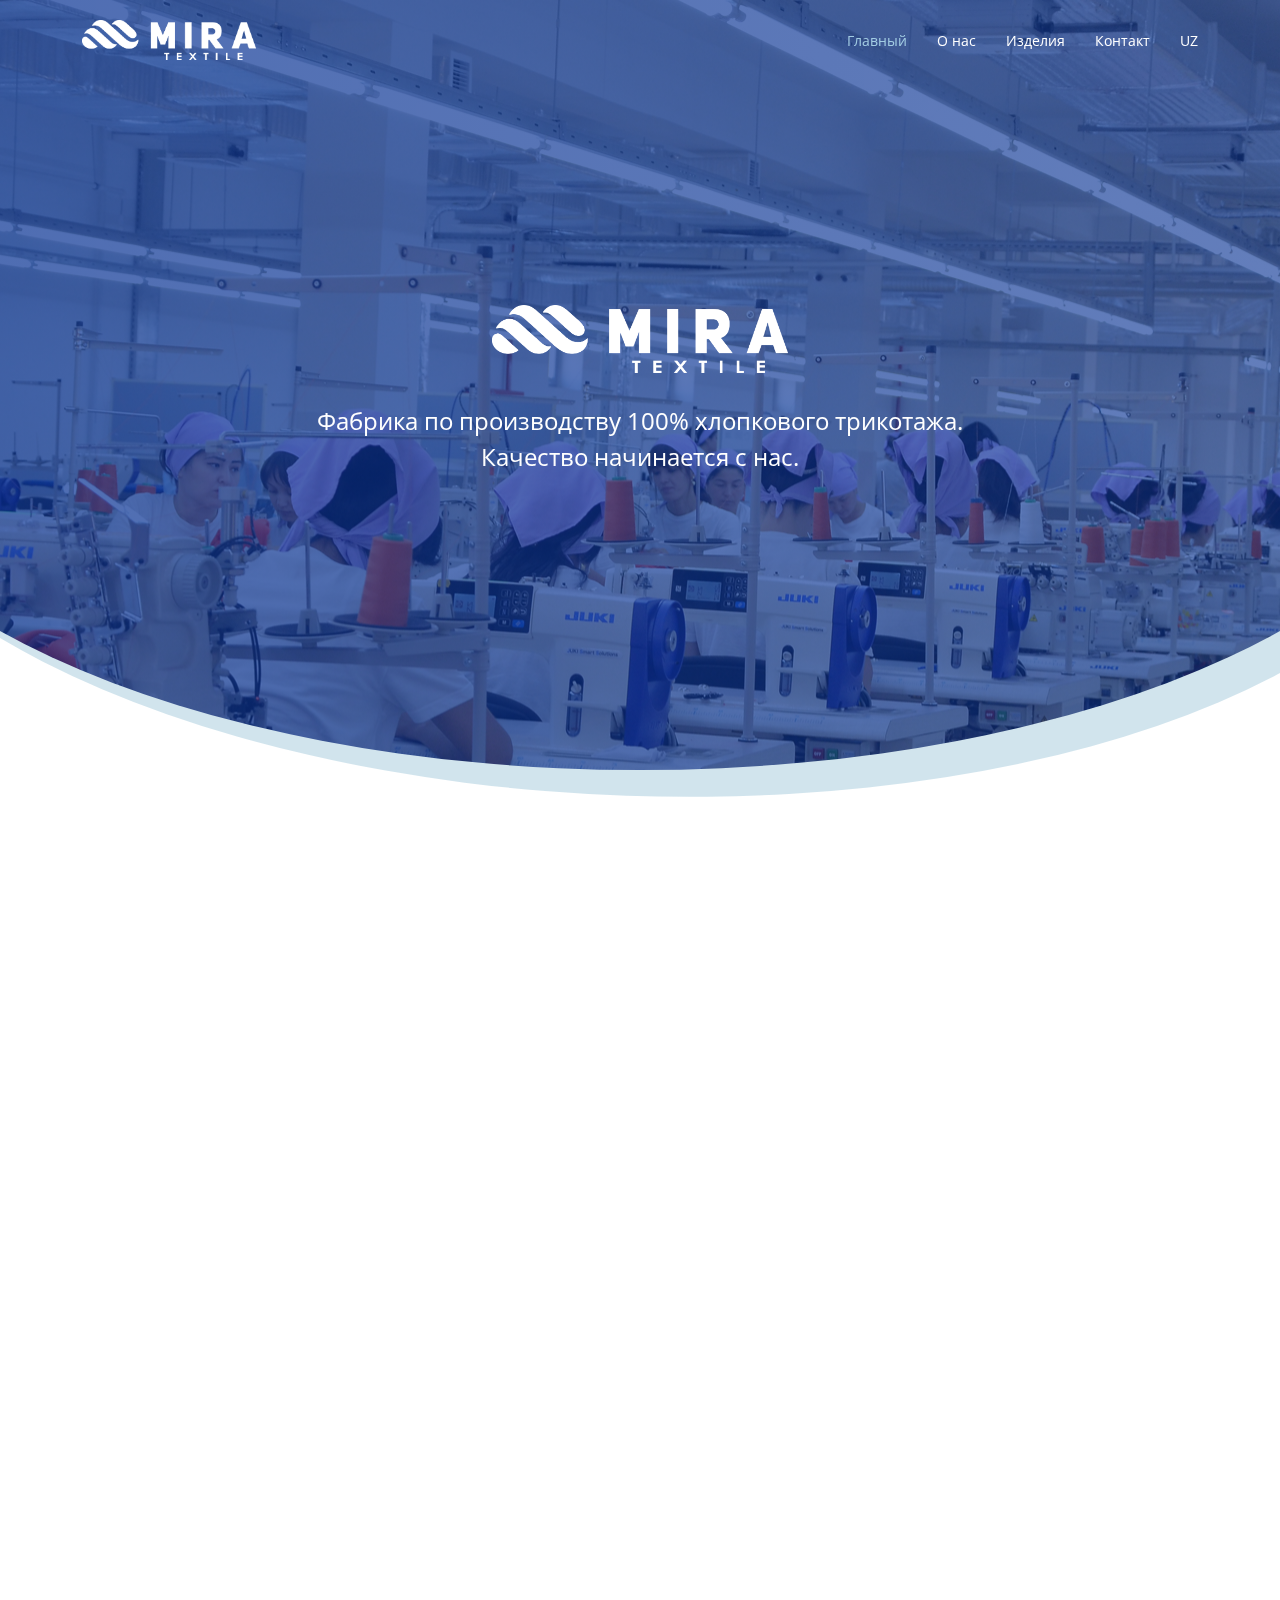
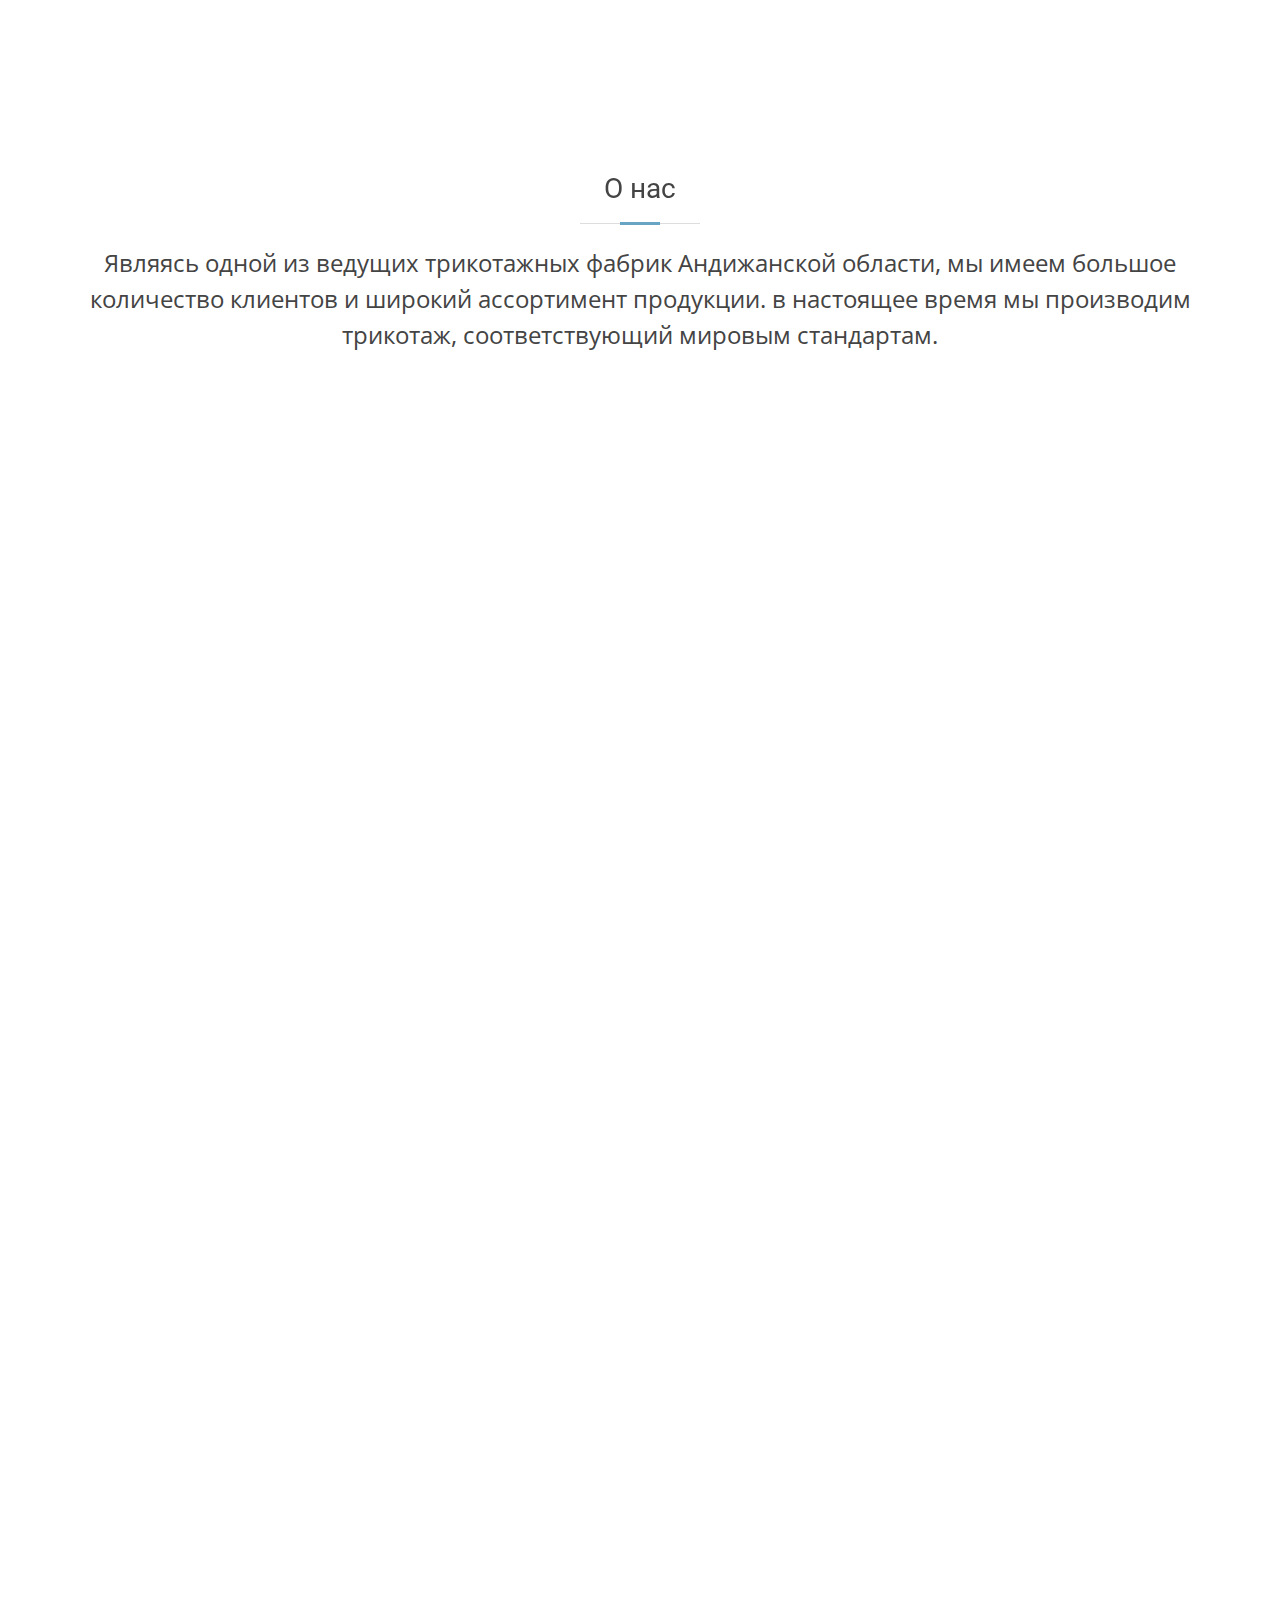
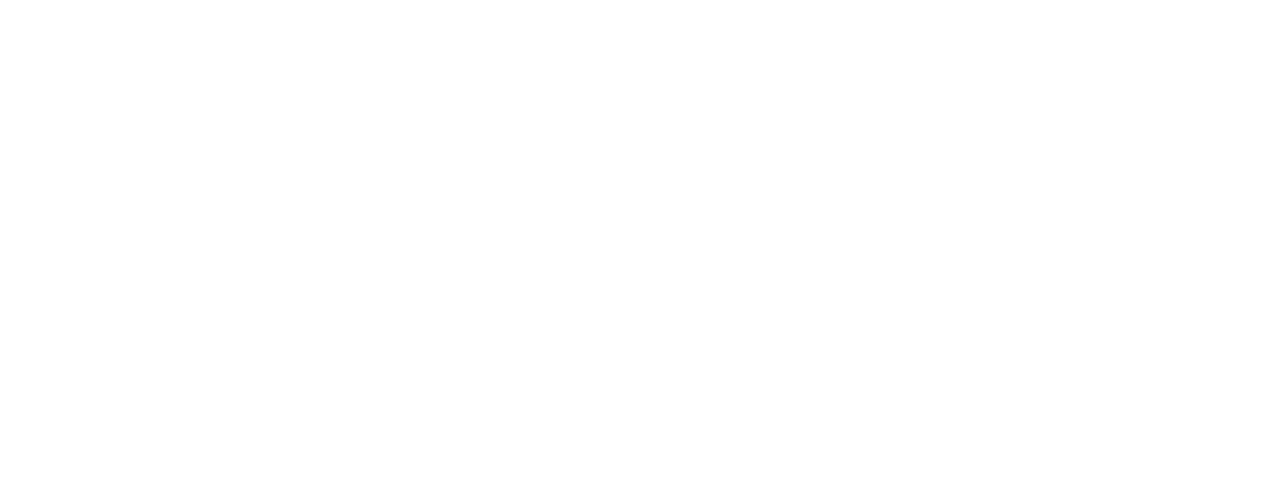
<file: indexru.html>
<!DOCTYPE html>
<html lang="en">

<head>
  <meta charset="utf-8">
  <meta content="width=device-width, initial-scale=1.0" name="viewport">

  <title>Moderna Bootstrap Template - Index</title>
  <meta content="" name="description">
  <meta content="" name="keywords">

  <!-- Favicons -->
  <link href="assets/img/favicon.png" rel="icon">
  <link href="assets/img/apple-touch-icon.png" rel="apple-touch-icon">

  <!-- Google Fonts -->
  <link href="https://fonts.googleapis.com/css?family=Open+Sans:300,300i,400,400i,600,600i,700,700i|Roboto:300,300i,400,400i,500,500i,700,700i&display=swap" rel="stylesheet">

  <!-- Vendor CSS Files -->
  <link href="assets/vendor/animate.css/animate.min.css" rel="stylesheet">
  <link href="assets/vendor/aos/aos.css" rel="stylesheet">
  <link href="assets/vendor/bootstrap/css/bootstrap.min.css" rel="stylesheet">
  <link href="assets/vendor/bootstrap-icons/bootstrap-icons.css" rel="stylesheet">
  <link href="assets/vendor/boxicons/css/boxicons.min.css" rel="stylesheet">
  <link href="assets/vendor/glightbox/css/glightbox.min.css" rel="stylesheet">
  <link href="assets/vendor/swiper/swiper-bundle.min.css" rel="stylesheet">

  <!-- Template Main CSS File -->
  <link href="assets/css/style.css" rel="stylesheet">

  <!-- =======================================================
  * Template Name: Moderna - v4.8.0
  * Template URL: https://bootstrapmade.com/free-bootstrap-template-corporate-moderna/
  * Author: BootstrapMade.com
  * License: https://bootstrapmade.com/license/
  ======================================================== -->
</head>

<body>

  <!-- ======= Header ======= -->
  <header id="header" class="fixed-top d-flex align-items-center header-transparent">
    <div class="container d-flex justify-content-between align-items-center">

      <div class="logo">
        <h1 class="text-light"><a href="index.html"><span> <img src="assets/img/MIRA logo.png"></span></a></h1>
        <!-- Uncomment below if you prefer to use an image logo -->
        <!-- <a href="index.html"><img src="assets/img/logo.png" alt="" class="img-fluid"></a>-->
      </div>

      <nav id="navbar" class="navbar">
        <ul>
          <li><a class="active " href="index.html">Главный</a></li>
          <li><a href="#bizhaqda">О нас</a></li>
          <li><a href="portfolio.html">Изделия</a></li>
          <li><a href="#kontakt">Контакт</a></li>
          <li><a href="index.html">UZ</a></li>
        </ul>
        <i class="bi bi-list mobile-nav-toggle"></i>
      </nav><!-- .navbar -->

    </div>
  </header><!-- End Header -->

  <!-- ======= Hero Section ======= -->
  <section id="hero" class="d-flex justify-cntent-center align-items-center">
    <div id="heroCarousel" class="container carousel carousel-fade" data-bs-ride="carousel" data-bs-interval="5000">

      <!-- Slide 1 -->
      <div class="carousel-item active">
        <div class="carousel-container">
          <h2 class="animate__animated animate__fadeInDown"><span > <img  height="68px" src="assets/img/MIRA logo.png"></span></h2>
          <p class="animate__animated animate__fadeInUp" style="font-size: 18pt">Фабрика по производству 100% хлопкового трикотажа. Качество начинается с нас. </p>
      
        </div>
      </div>

    </div>
    
  </section><!-- End Hero -->

  <main id="main">

    <!-- ======= Services Section ======= -->
    <section class="services">
      <div class="container">

        <div class="row">

          <div class="col-md-6 col-lg-4 d-flex align-items-stretch" data-aos="fade-up" data-aos-delay="100">
            <div class="icon-box icon-box-cyan">
              <div class="icon"><i class="bx bx-file"></i></div>
              <h4 class="title"><a href="">Качество</a></h4>
              <p class="description" style="font-size: 14pt">Мы шьем одежду из трикотажных материалов высочайшего качества.</p>
            </div>
          </div>

          <div class="col-md-6 col-lg-4 d-flex align-items-stretch" data-aos="fade-up" data-aos-delay="200">
            <div class="icon-box icon-box-green">
              <div class="icon"><i class="bx bx-tachometer"></i></div>
              <h4 class="title"><a href="">Скорость</a></h4>
              <p class="description" style="font-size: 14pt">Готовим ваши заказы на высокой скорости</p>
            </div>
          </div>

          <div class="col-md-6 col-lg-4 d-flex align-items-stretch" data-aos="fade-up" data-aos-delay="200">
            <div class="icon-box icon-box-blue">
              <div class="icon"><i class="bx bx-world"></i></div>
              <h4 class="title" ><a href="">Доставка</a></h4>
              <p class="description" style="font-size: 14pt">Мы доставляем нашу готовую продукцию туда, куда вы хотите</p>
            </div>
          </div>

        </div>

      </div>
    </section><!-- End Services Section -->

    <!-- ======= Why Us Section ======= -->
    <section class="why-us section-bg" data-aos="fade-up" date-aos-delay="200">
      <div class="container">

        <div class="row">
          <div class="col-lg-6 ">
            <img src="assets/img/2.jpg" class="img-fluid" alt="">
            <!-- <a href="https://www.youtube.com/watch?v=jDDaplaOz7Q" class="venobox play-btn mb-4" data-vbtype="video" data-autoplay="true"></a> -->
          </div>

          <div class="col-lg-6 d-flex flex-column justify-content-center p-5">

            <div class="icon-box">
              <div class="icon"><i class="bx bx-fingerprint"></i></div>
              <h4 class="title"><a href="">Многолетний опыт</a></h4>
              <p class="description">У нас работают высококвалифицированные швеи. Они наша гордость.</p>
            </div>

            <!-- <div class="icon-box">
              <div class="icon"><i class="bx bx-gift"></i></div>
              <h4 class="title"><a href="">Nemo Enim</a></h4>
              <p class="description">At vero eos et accusamus et iusto odio dignissimos ducimus qui blanditiis praesentium voluptatum deleniti atque</p>
            </div> -->

          </div>
        </div>

      </div>
    </section><!-- End Why Us Section -->

    <!-- ======= Features Section ======= -->
    <section class="features" id="bizhaqda">
      <div class="container">

        <div class="section-title">
          <h2>О нас</h2>
          <p style="font-size: 18pt">Являясь одной из ведущих трикотажных фабрик Андижанской области, мы имеем большое количество клиентов и широкий ассортимент продукции.
             в настоящее время мы производим трикотаж, соответствующий мировым стандартам.
          </p>
        </div>

        <div class="row" data-aos="fade-up" >
          <!-- <div class="col-md-5">
            <img src="assets/img/features-1.svg" class="img-fluid" alt="">
          </div> -->
          <div class="col-md-12 pt-4">
            <h3>Успешное предприятие по производству высококачественного трикотажа.
             Основными видами нашей продукции являются мужской, женский и спортивный трикотаж.</h3>
            <p class="fst-italic" style="font-size: 15pt">
            Наш многолетний опыт является одним из ключевых факторов, позволяющих нам производить качественную продукцию. Свяжитесь с нами, если вам нужна надежность и качество.
            </p>
            <ul>
              <li><i class="bi bi-check"></i> Постоянное сотрудничество. </li>
              <li><i class="bi bi-check"></i> Надежные контракты.</li>
            </ul>
          </div>
        </div>
        

      </div>
    </section><!-- End Features Section -->



    <!-- ======= Contact Section ======= -->
    <section class="contact" data-aos="fade-up" data-aos-easing="ease-in-out" data-aos-duration="500" id="kontakt">
      <div class="container">

        <div class="row">

          <div class="col-lg-12">

            <div class="row">
              <div class="col-md-12">
                <div class="info-box">
                  <i class="bx bx-map"></i>
                  <h3>Наш адресс</h3>
                  <p style="font-size: 15pt">Мироншох текстиль МЧЖ, Капа МФЙ, улица Капа, Ahunabayev 171104</p>
                </div>
              </div>
              <!-- <div class="col-md-6">
                <div class="info-box">
                  <i class="bx bx-envelope"></i>
                  <h3>Email Us</h3>
                  <p>info@example.com<br>contact@example.com</p>
                </div>
              </div> -->
              <div class="col-md-12">
                <div class="info-box">
                  <i class="bx bx-phone-call"></i>
                  <h3>Телефон</h3>
                  <p style="font-size: 15pt">+998907704040<br>+998335561010</p>
                </div>
              </div>
            </div>

          </div>

<!--           <div class="col-lg-6">
            <form action="forms/contact.php" method="post" role="form" class="php-email-form">
              <div class="row">
                <div class="col-md-6 form-group">
                  <input type="text" name="name" class="form-control" id="name" placeholder="Your Name" required>
                </div>
                <div class="col-md-6 form-group mt-3 mt-md-0">
                  <input type="email" class="form-control" name="email" id="email" placeholder="Your Email" required>
                </div>
              </div>
              <div class="form-group mt-3">
                <input type="text" class="form-control" name="subject" id="subject" placeholder="Subject" required>
              </div>
              <div class="form-group mt-3">
                <textarea class="form-control" name="message" rows="5" placeholder="Message" required></textarea>
              </div>
              <div class="my-3">
                <div class="loading">Loading</div>
                <div class="error-message"></div>
                <div class="sent-message">Your message has been sent. Thank you!</div>
              </div>
              <div class="text-center"><button type="submit">Send Message</button></div>
            </form>
          </div> -->

        </div>

      </div>
    </section><!-- End Contact Section -->

    <!-- ======= Map Section ======= -->
    <section class="map mt-2 row">
      <div class="container-fluid p-0 col-lg-8" >
      
        <iframe src="https://www.google.com/maps/embed?pb=!1m14!1m8!1m3!1d3024.392142753822!2d72.5590244907196!3d40.7093831371206!3m2!1i1024!2i768!4f13.1!3m3!1m2!1s0x0%3A0x3b61f9a1257112fa!2zNDDCsDQyJzM0LjAiTiA3MsKwMzMnMzMuOCJF!5e0!3m2!1sru!2s!4v1650709447197!5m2!1sru!2s" width="600" height="450" style="border:0;" allowfullscreen="" loading="lazy" referrerpolicy="no-referrer-when-downgrade"></iframe>
      </div>
    </section><!-- End Map Section -->





  </main><!-- End #main -->


  <!-- ======= Footer ======= -->
  <footer id="footer" data-aos="fade-up" data-aos-easing="ease-in-out" data-aos-duration="500">

   <!--  <div class="footer-newsletter">
      <div class="container">
        <div class="row">
          <div class="col-lg-6">
            <h4>Our Newsletter</h4>
            <p>Tamen quem nulla quae legam multos aute sint culpa legam noster magna</p>
          </div>
          <div class="col-lg-6">
            <form action="" method="post">
              <input type="email" name="email"><input type="submit" value="Subscribe">
            </form>
          </div>
        </div>
      </div>
    </div> -->

    <div class="footer-top">
      <div class="container">
        <div class="row">

          <div class="col-lg-3 col-md-6 footer-links">
            <!-- <h4>Useful Links</h4>
            <ul>
              <li><i class="bx bx-chevron-right"></i> <a href="#">Home</a></li>
              <li><i class="bx bx-chevron-right"></i> <a href="#">About us</a></li>
              <li><i class="bx bx-chevron-right"></i> <a href="#">Services</a></li>
              <li><i class="bx bx-chevron-right"></i> <a href="#">Terms of service</a></li>
              <li><i class="bx bx-chevron-right"></i> <a href="#">Privacy policy</a></li>
            </ul> -->
          </div>

          <div class="col-lg-3 col-md-6 footer-links">
            <h4>Xizmatlar</h4>
            <ul>
              <li><i class="bx bx-chevron-right"></i> <a href="#">Ayollar kiyimlari</a></li>
              <li><i class="bx bx-chevron-right"></i> <a href="#">Erkaklar kiyimlari</a></li>
              <li><i class="bx bx-chevron-right"></i> <a href="#">Sport kiyimlar</a></li>
             
            </ul>
          </div>

          <div class="col-lg-3 col-md-6 footer-contact">
            <h4>Aloqa</h4>
            <p>
              Мироншох текстиль МЧЖ<br>
              +998907704040<br>
              +998335561010<br>
              Brand "MIRA"<br>
              <!-- <strong>Email:</strong> info@example.com<br> -->
            </p>

          </div>

          <div class="col-lg-3 col-md-6 footer-info">
            <h3>Linklar</h3>
       <!--      <p>Cras fermentum odio eu feugiat lide par naso tierra. Justo eget nada terra videa magna derita valies darta donna mare fermentum iaculis eu non diam phasellus.</p> -->
            <div class="social-links mt-3">
              <a href="#" class="twitter"><i class="bx bxl-twitter"></i></a>
              <a href="#" class="facebook"><i class="bx bxl-facebook"></i></a>
              <a href="#" class="instagram"><i class="bx bxl-instagram"></i></a>
              <a href="#" class="linkedin"><i class="bx bxl-linkedin"></i></a>
            </div>
          </div>

        </div>
      </div>
    </div>

    <div class="container">
      <div class="copyright">
        &copy;  <strong><span>Mira textil</span></strong>.
      </div>
      <div class="credits">
        <!-- All the links in the footer should remain intact. -->
        <!-- You can delete the links only if you purchased the pro version. -->
        <!-- Licensing information: https://bootstrapmade.com/license/ -->
        <!-- Purchase the pro version with working PHP/AJAX contact form: https://bootstrapmade.com/free-bootstrap-template-corporate-moderna/ -->
        Done by Abdu98malik@gmail.com
      </div>
    </div>
  </footer><!-- End Footer -->

  <a href="#" class="back-to-top d-flex align-items-center justify-content-center"><i class="bi bi-arrow-up-short"></i></a>

  <!-- Vendor JS Files -->
  <script src="assets/vendor/purecounter/purecounter.js"></script>
  <script src="assets/vendor/aos/aos.js"></script>
  <script src="assets/vendor/bootstrap/js/bootstrap.bundle.min.js"></script>
  <script src="assets/vendor/glightbox/js/glightbox.min.js"></script>
  <script src="assets/vendor/isotope-layout/isotope.pkgd.min.js"></script>
  <script src="assets/vendor/swiper/swiper-bundle.min.js"></script>
  <script src="assets/vendor/waypoints/noframework.waypoints.js"></script>
  <script src="assets/vendor/php-email-form/validate.js"></script>

  <!-- Template Main JS File -->
  <script src="assets/js/main.js"></script>

</body>

</html>
</file>
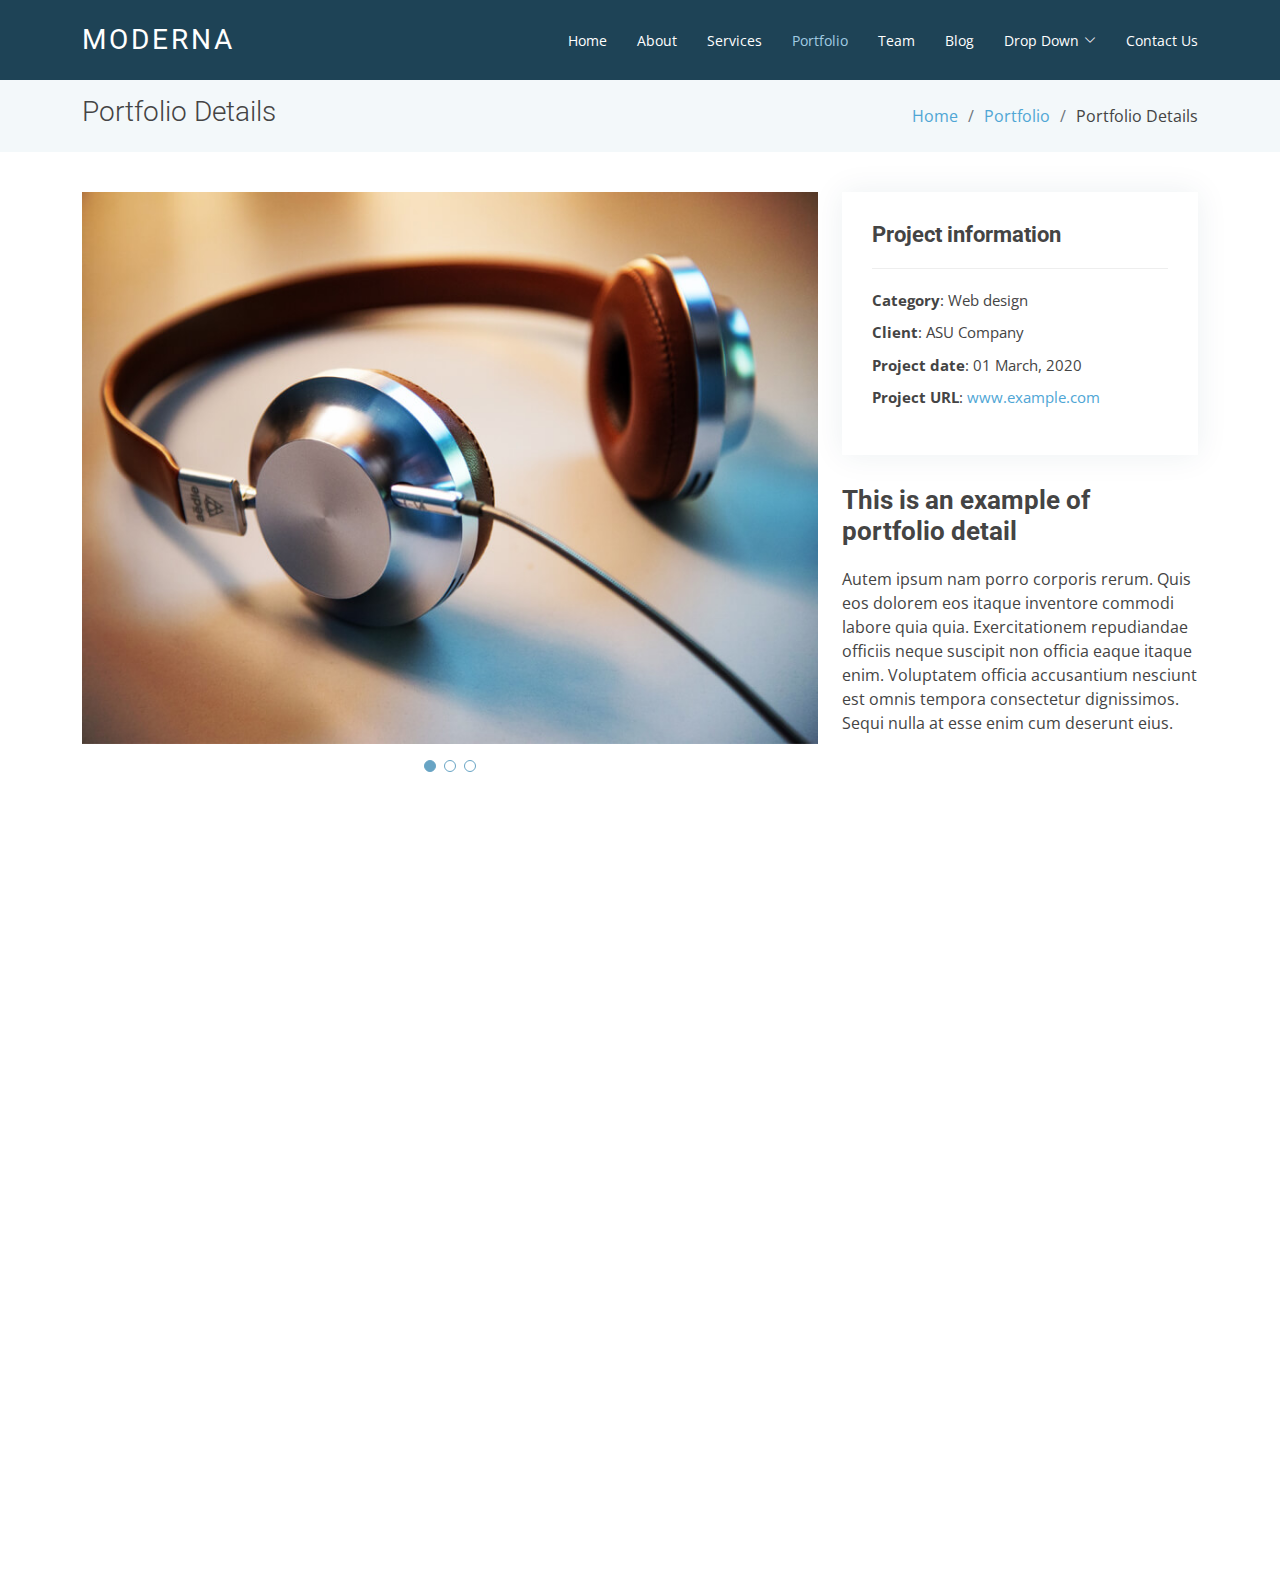
<file: portfolio-details.html>
<!DOCTYPE html>
<html lang="en">

<head>
  <meta charset="utf-8">
  <meta content="width=device-width, initial-scale=1.0" name="viewport">

  <title>Portfolio Details - Moderna Bootstrap Template</title>
  <meta content="" name="description">
  <meta content="" name="keywords">

  <!-- Favicons -->
  <link href="assets/img/favicon.png" rel="icon">
  <link href="assets/img/apple-touch-icon.png" rel="apple-touch-icon">

  <!-- Google Fonts -->
  <link href="https://fonts.googleapis.com/css?family=Open+Sans:300,300i,400,400i,600,600i,700,700i|Roboto:300,300i,400,400i,500,500i,700,700i&display=swap" rel="stylesheet">

  <!-- Vendor CSS Files -->
  <link href="assets/vendor/animate.css/animate.min.css" rel="stylesheet">
  <link href="assets/vendor/aos/aos.css" rel="stylesheet">
  <link href="assets/vendor/bootstrap/css/bootstrap.min.css" rel="stylesheet">
  <link href="assets/vendor/bootstrap-icons/bootstrap-icons.css" rel="stylesheet">
  <link href="assets/vendor/boxicons/css/boxicons.min.css" rel="stylesheet">
  <link href="assets/vendor/glightbox/css/glightbox.min.css" rel="stylesheet">
  <link href="assets/vendor/swiper/swiper-bundle.min.css" rel="stylesheet">

  <!-- Template Main CSS File -->
  <link href="assets/css/style.css" rel="stylesheet">

  <!-- =======================================================
  * Template Name: Moderna - v4.8.0
  * Template URL: https://bootstrapmade.com/free-bootstrap-template-corporate-moderna/
  * Author: BootstrapMade.com
  * License: https://bootstrapmade.com/license/
  ======================================================== -->
</head>

<body>

  <!-- ======= Header ======= -->
  <header id="header" class="fixed-top d-flex align-items-center ">
    <div class="container d-flex justify-content-between align-items-center">

      <div class="logo">
        <h1 class="text-light"><a href="index.html"><span>Moderna</span></a></h1>
        <!-- Uncomment below if you prefer to use an image logo -->
        <!-- <a href="index.html"><img src="assets/img/logo.png" alt="" class="img-fluid"></a>-->
      </div>

      <nav id="navbar" class="navbar">
        <ul>
          <li><a class="" href="index.html">Home</a></li>
          <li><a href="about.html">About</a></li>
          <li><a href="services.html">Services</a></li>
          <li><a class="active" href="portfolio.html">Portfolio</a></li>
          <li><a href="team.html">Team</a></li>
          <li><a href="blog.html">Blog</a></li>
          <li class="dropdown"><a href="#"><span>Drop Down</span> <i class="bi bi-chevron-down"></i></a>
            <ul>
              <li><a href="#">Drop Down 1</a></li>
              <li class="dropdown"><a href="#"><span>Deep Drop Down</span> <i class="bi bi-chevron-right"></i></a>
                <ul>
                  <li><a href="#">Deep Drop Down 1</a></li>
                  <li><a href="#">Deep Drop Down 2</a></li>
                  <li><a href="#">Deep Drop Down 3</a></li>
                  <li><a href="#">Deep Drop Down 4</a></li>
                  <li><a href="#">Deep Drop Down 5</a></li>
                </ul>
              </li>
              <li><a href="#">Drop Down 2</a></li>
              <li><a href="#">Drop Down 3</a></li>
              <li><a href="#">Drop Down 4</a></li>
            </ul>
          </li>
          <li><a href="contact.html">Contact Us</a></li>
        </ul>
        <i class="bi bi-list mobile-nav-toggle"></i>
      </nav><!-- .navbar -->

    </div>
  </header><!-- End Header -->

  <main id="main">

    <!-- ======= Our Portfolio Section ======= -->
    <section class="breadcrumbs">
      <div class="container">

        <div class="d-flex justify-content-between align-items-center">
          <h2>Portfolio Details</h2>
          <ol>
            <li><a href="index.html">Home</a></li>
            <li><a href="portfolio.html">Portfolio</a></li>
            <li>Portfolio Details</li>
          </ol>
        </div>

      </div>
    </section><!-- End Our Portfolio Section -->

    <!-- ======= Portfolio Details Section ======= -->
    <section id="portfolio-details" class="portfolio-details">
      <div class="container">

        <div class="row gy-4">

          <div class="col-lg-8">
            <div class="portfolio-details-slider swiper">
              <div class="swiper-wrapper align-items-center">

                <div class="swiper-slide">
                  <img src="assets/img/portfolio/portfolio-1.jpg" alt="">
                </div>

                <div class="swiper-slide">
                  <img src="assets/img/portfolio/portfolio-2.jpg" alt="">
                </div>

                <div class="swiper-slide">
                  <img src="assets/img/portfolio/portfolio-3.jpg" alt="">
                </div>

              </div>
              <div class="swiper-pagination"></div>
            </div>
          </div>

          <div class="col-lg-4">
            <div class="portfolio-info">
              <h3>Project information</h3>
              <ul>
                <li><strong>Category</strong>: Web design</li>
                <li><strong>Client</strong>: ASU Company</li>
                <li><strong>Project date</strong>: 01 March, 2020</li>
                <li><strong>Project URL</strong>: <a href="#">www.example.com</a></li>
              </ul>
            </div>
            <div class="portfolio-description">
              <h2>This is an example of portfolio detail</h2>
              <p>
                Autem ipsum nam porro corporis rerum. Quis eos dolorem eos itaque inventore commodi labore quia quia. Exercitationem repudiandae officiis neque suscipit non officia eaque itaque enim. Voluptatem officia accusantium nesciunt est omnis tempora consectetur dignissimos. Sequi nulla at esse enim cum deserunt eius.
              </p>
            </div>
          </div>

        </div>

      </div>
    </section><!-- End Portfolio Details Section -->

  </main><!-- End #main -->

  <!-- ======= Footer ======= -->
  <footer id="footer" data-aos="fade-up" data-aos-easing="ease-in-out" data-aos-duration="500">

    <div class="footer-newsletter">
      <div class="container">
        <div class="row">
          <div class="col-lg-6">
            <h4>Our Newsletter</h4>
            <p>Tamen quem nulla quae legam multos aute sint culpa legam noster magna</p>
          </div>
          <div class="col-lg-6">
            <form action="" method="post">
              <input type="email" name="email"><input type="submit" value="Subscribe">
            </form>
          </div>
        </div>
      </div>
    </div>

    <div class="footer-top">
      <div class="container">
        <div class="row">

          <div class="col-lg-3 col-md-6 footer-links">
            <h4>Useful Links</h4>
            <ul>
              <li><i class="bx bx-chevron-right"></i> <a href="#">Home</a></li>
              <li><i class="bx bx-chevron-right"></i> <a href="#">About us</a></li>
              <li><i class="bx bx-chevron-right"></i> <a href="#">Services</a></li>
              <li><i class="bx bx-chevron-right"></i> <a href="#">Terms of service</a></li>
              <li><i class="bx bx-chevron-right"></i> <a href="#">Privacy policy</a></li>
            </ul>
          </div>

          <div class="col-lg-3 col-md-6 footer-links">
            <h4>Our Services</h4>
            <ul>
              <li><i class="bx bx-chevron-right"></i> <a href="#">Web Design</a></li>
              <li><i class="bx bx-chevron-right"></i> <a href="#">Web Development</a></li>
              <li><i class="bx bx-chevron-right"></i> <a href="#">Product Management</a></li>
              <li><i class="bx bx-chevron-right"></i> <a href="#">Marketing</a></li>
              <li><i class="bx bx-chevron-right"></i> <a href="#">Graphic Design</a></li>
            </ul>
          </div>

          <div class="col-lg-3 col-md-6 footer-contact">
            <h4>Contact Us</h4>
            <p>
              A108 Adam Street <br>
              New York, NY 535022<br>
              United States <br><br>
              <strong>Phone:</strong> +1 5589 55488 55<br>
              <strong>Email:</strong> info@example.com<br>
            </p>

          </div>

          <div class="col-lg-3 col-md-6 footer-info">
            <h3>About Moderna</h3>
            <p>Cras fermentum odio eu feugiat lide par naso tierra. Justo eget nada terra videa magna derita valies darta donna mare fermentum iaculis eu non diam phasellus.</p>
            <div class="social-links mt-3">
              <a href="#" class="twitter"><i class="bx bxl-twitter"></i></a>
              <a href="#" class="facebook"><i class="bx bxl-facebook"></i></a>
              <a href="#" class="instagram"><i class="bx bxl-instagram"></i></a>
              <a href="#" class="linkedin"><i class="bx bxl-linkedin"></i></a>
            </div>
          </div>

        </div>
      </div>
    </div>

    <div class="container">
      <div class="copyright">
        &copy; Copyright <strong><span>Moderna</span></strong>. All Rights Reserved
      </div>
      <div class="credits">
        <!-- All the links in the footer should remain intact. -->
        <!-- You can delete the links only if you purchased the pro version. -->
        <!-- Licensing information: https://bootstrapmade.com/license/ -->
        <!-- Purchase the pro version with working PHP/AJAX contact form: https://bootstrapmade.com/free-bootstrap-template-corporate-moderna/ -->
        Designed by <a href="https://bootstrapmade.com/">BootstrapMade</a>
      </div>
    </div>
  </footer><!-- End Footer -->

  <a href="#" class="back-to-top d-flex align-items-center justify-content-center"><i class="bi bi-arrow-up-short"></i></a>

  <!-- Vendor JS Files -->
  <script src="assets/vendor/purecounter/purecounter.js"></script>
  <script src="assets/vendor/aos/aos.js"></script>
  <script src="assets/vendor/bootstrap/js/bootstrap.bundle.min.js"></script>
  <script src="assets/vendor/glightbox/js/glightbox.min.js"></script>
  <script src="assets/vendor/isotope-layout/isotope.pkgd.min.js"></script>
  <script src="assets/vendor/swiper/swiper-bundle.min.js"></script>
  <script src="assets/vendor/waypoints/noframework.waypoints.js"></script>
  <script src="assets/vendor/php-email-form/validate.js"></script>

  <!-- Template Main JS File -->
  <script src="assets/js/main.js"></script>

</body>

</html>
</file>
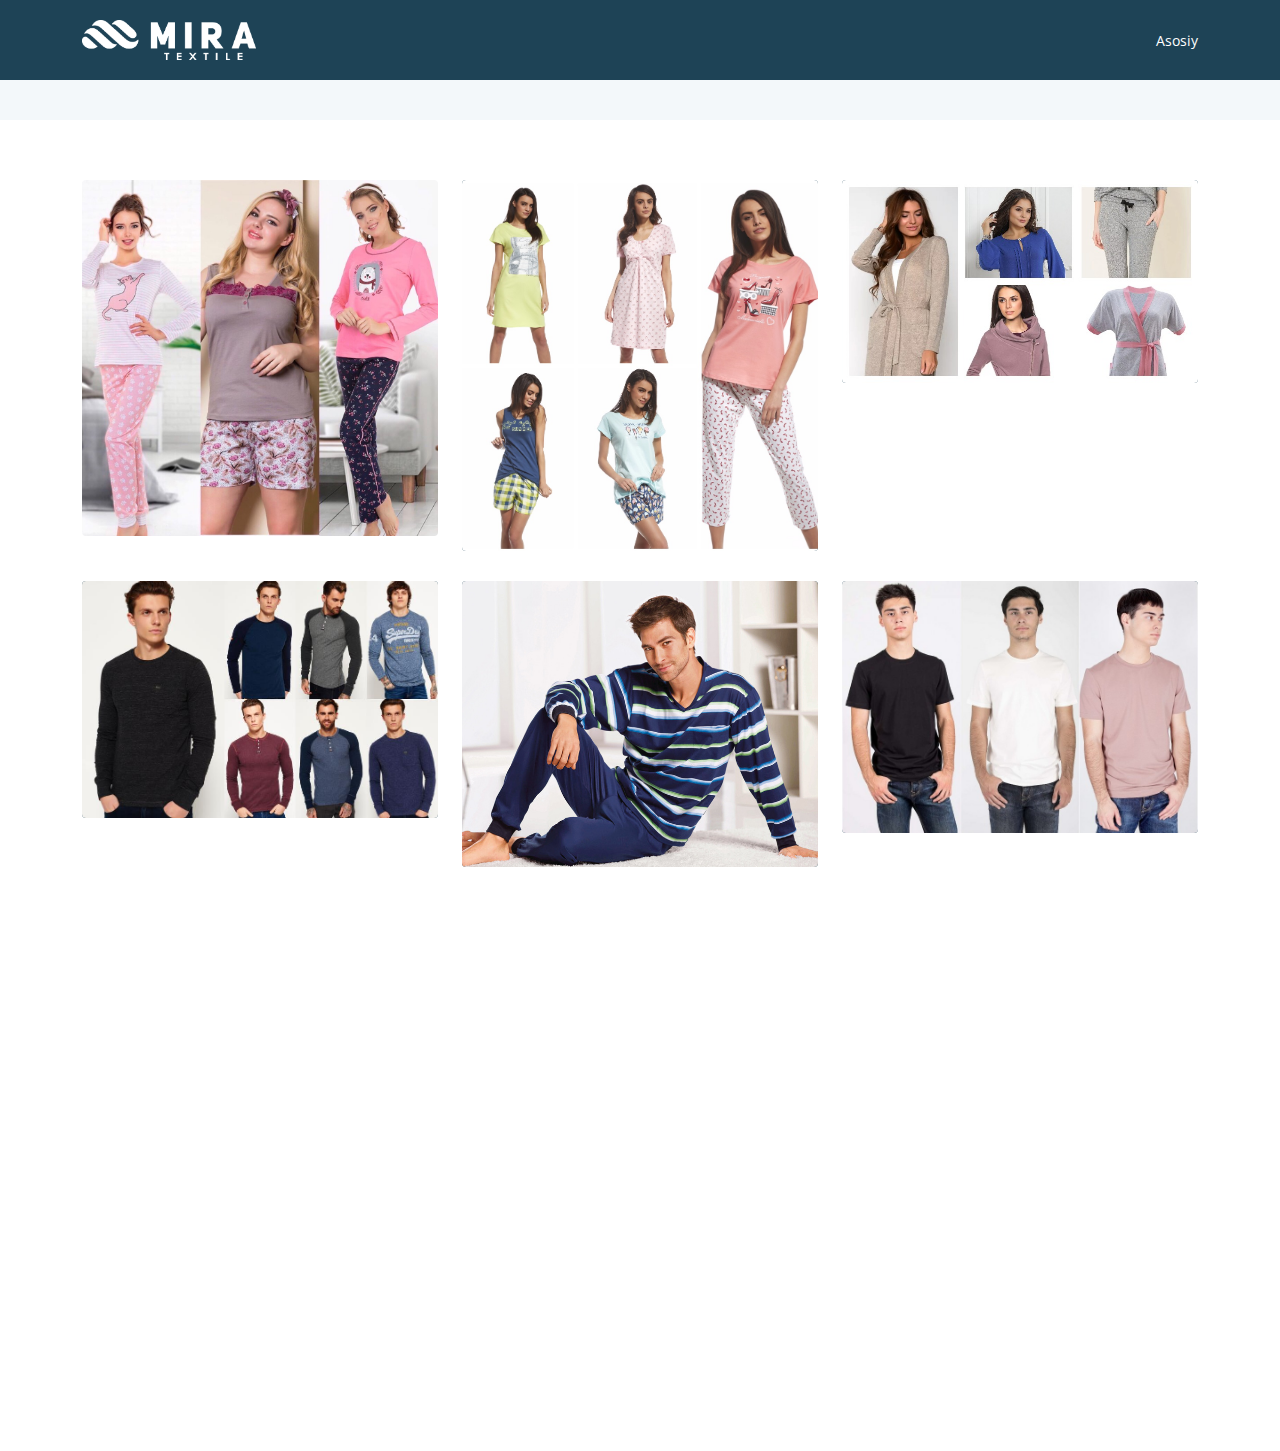
<file: portfolio.html>
<!DOCTYPE html>
<html lang="en">

<head>
  <meta charset="utf-8">
  <meta content="width=device-width, initial-scale=1.0" name="viewport">

  <title>Portfolio - Moderna Bootstrap Template</title>
  <meta content="" name="description">
  <meta content="" name="keywords">

  <!-- Favicons -->
  <link href="assets/img/favicon.png" rel="icon">
  <link href="assets/img/apple-touch-icon.png" rel="apple-touch-icon">

  <!-- Google Fonts -->
  <link href="https://fonts.googleapis.com/css?family=Open+Sans:300,300i,400,400i,600,600i,700,700i|Roboto:300,300i,400,400i,500,500i,700,700i&display=swap" rel="stylesheet">

  <!-- Vendor CSS Files -->
  <link href="assets/vendor/animate.css/animate.min.css" rel="stylesheet">
  <link href="assets/vendor/aos/aos.css" rel="stylesheet">
  <link href="assets/vendor/bootstrap/css/bootstrap.min.css" rel="stylesheet">
  <link href="assets/vendor/bootstrap-icons/bootstrap-icons.css" rel="stylesheet">
  <link href="assets/vendor/boxicons/css/boxicons.min.css" rel="stylesheet">
  <link href="assets/vendor/glightbox/css/glightbox.min.css" rel="stylesheet">
  <link href="assets/vendor/swiper/swiper-bundle.min.css" rel="stylesheet">

  <!-- Template Main CSS File -->
  <link href="assets/css/style.css" rel="stylesheet">

  <!-- =======================================================
  * Template Name: Moderna - v4.8.0
  * Template URL: https://bootstrapmade.com/free-bootstrap-template-corporate-moderna/
  * Author: BootstrapMade.com
  * License: https://bootstrapmade.com/license/
  ======================================================== -->
</head>

<body>

  <!-- ======= Header ======= -->
  <header id="header" class="fixed-top d-flex align-items-center ">
    <div class="container d-flex justify-content-between align-items-center">

      <div class="logo">
       <h1 class="text-light"><a href="index.html"><span> <img src="assets/img/MIRA logo.png"></span></a></h1>
        <!-- Uncomment below if you prefer to use an image logo -->
        <!-- <a href="index.html"><img src="assets/img/logo.png" alt="" class="img-fluid"></a>-->
      </div>

      <nav id="navbar" class="navbar">
        <ul>
          <li><a class="" href="index.html">Asosiy</a></li>
         
        </ul>
        <i class="bi bi-list mobile-nav-toggle"></i>
      </nav><!-- .navbar -->

    </div>
  </header><!-- End Header -->

  <main id="main">

    <!-- ======= Our Portfolio Section ======= -->
    <section class="breadcrumbs">
      <!-- <div class="container">

        <div class="d-flex justify-content-between align-items-center">
          <h2>Bizning ishlar</h2>
          <ol>
            <li><a href="index.html">Home</a></li>
            <li>Our Portfolio</li>
          </ol>
        </div>

      </div> -->
    </section><!-- End Our Portfolio Section -->

    <!-- ======= Portfolio Section ======= -->
    <section class="portfolio">
      <div class="container">

  <!--       <div class="row">
          <div class="col-lg-12">
            <ul id="portfolio-flters">
              <li data-filter="*" class="filter-active">All</li>
              <li data-filter=".filter-app">App</li>
              <li data-filter=".filter-card">Card</li>
              <li data-filter=".filter-web">Web</li>
            </ul>
          </div>
        </div> -->

        <div class="row portfolio-container" data-aos="fade-up" data-aos-easing="ease-in-out" data-aos-duration="500">


          <div class="col-lg-4 col-md-6 portfolio-wrap filter-web">
            <div class="portfolio-item">
              <img src="assets/img/12.jpg" class="img-fluid" alt="">
              <div class="portfolio-info">
                <!-- <h3>Web 3</h3> -->
                <div>
                  <!-- <a href="assets/img/portfolio/portfolio-2.jpg" data-gallery="portfolioGallery" class="portfolio-lightbox" title="Web 3"><i class="bx bx-plus"></i></a> -->
                  <!-- <a href="portfolio-details.html" title="Portfolio Details"><i class="bx bx-link"></i></a> -->
                </div>
              </div>
            </div>
          </div>

            <div class="col-lg-4 col-md-6 portfolio-wrap filter-web">
            <div class="portfolio-item">
              <img src="assets/img/13.jpg" class="img-fluid" alt="">
              <div class="portfolio-info">
                <!-- <h3>Web 3</h3> -->
                <div>
                  <!-- <a href="assets/img/portfolio/portfolio-2.jpg" data-gallery="portfolioGallery" class="portfolio-lightbox" title="Web 3"><i class="bx bx-plus"></i></a> -->
                  <!-- <a href="portfolio-details.html" title="Portfolio Details"><i class="bx bx-link"></i></a> -->
                </div>
              </div>
            </div>
          </div>

            <div class="col-lg-4 col-md-6 portfolio-wrap filter-web">
            <div class="portfolio-item">
              <img src="assets/img/14.jpg" class="img-fluid" alt="">
              <div class="portfolio-info">
                <!-- <h3>Web 3</h3> -->
                <div>
                  <!-- <a href="assets/img/portfolio/portfolio-2.jpg" data-gallery="portfolioGallery" class="portfolio-lightbox" title="Web 3"><i class="bx bx-plus"></i></a> -->
                  <!-- <a href="portfolio-details.html" title="Portfolio Details"><i class="bx bx-link"></i></a> -->
                </div>
              </div>
            </div>
          </div>


          <div class="col-lg-4 col-md-6 portfolio-wrap filter-web">
            <div class="portfolio-item">
              <img src="assets/img/15.jpg" class="img-fluid" alt="">
              <div class="portfolio-info">
                <!-- <h3>Web 3</h3> -->
                <div>
                  <!-- <a href="assets/img/portfolio/portfolio-2.jpg" data-gallery="portfolioGallery" class="portfolio-lightbox" title="Web 3"><i class="bx bx-plus"></i></a> -->
                  <!-- <a href="portfolio-details.html" title="Portfolio Details"><i class="bx bx-link"></i></a> -->
                </div>
              </div>
            </div>
          </div>

            <div class="col-lg-4 col-md-6 portfolio-wrap filter-web">
            <div class="portfolio-item">
              <img src="assets/img/16.jpg" class="img-fluid" alt="">
              <div class="portfolio-info">
                <!-- <h3>Web 3</h3> -->
                <div>
                  <!-- <a href="assets/img/portfolio/portfolio-2.jpg" data-gallery="portfolioGallery" class="portfolio-lightbox" title="Web 3"><i class="bx bx-plus"></i></a> -->
                  <!-- <a href="portfolio-details.html" title="Portfolio Details"><i class="bx bx-link"></i></a> -->
                </div>
              </div>
            </div>
          </div>

            <div class="col-lg-4 col-md-6 portfolio-wrap filter-web">
            <div class="portfolio-item">
              <img src="assets/img/17.jpg" class="img-fluid" alt="">
              <div class="portfolio-info">
                <!-- <h3>Web 3</h3> -->
                <div>
                  <!-- <a href="assets/img/portfolio/portfolio-2.jpg" data-gallery="portfolioGallery" class="portfolio-lightbox" title="Web 3"><i class="bx bx-plus"></i></a> -->
                  <!-- <a href="portfolio-details.html" title="Portfolio Details"><i class="bx bx-link"></i></a> -->
                </div>
              </div>
            </div>
          </div>

        

        </div>

      </div>
    </section><!-- End Portfolio Section -->

  </main><!-- End #main -->

  <!-- ======= Footer ======= -->
  <footer id="footer" data-aos="fade-up" data-aos-easing="ease-in-out" data-aos-duration="500">

   <!--  <div class="footer-newsletter">
      <div class="container">
        <div class="row">
          <div class="col-lg-6">
            <h4>Our Newsletter</h4>
            <p>Tamen quem nulla quae legam multos aute sint culpa legam noster magna</p>
          </div>
          <div class="col-lg-6">
            <form action="" method="post">
              <input type="email" name="email"><input type="submit" value="Subscribe">
            </form>
          </div>
        </div>
      </div>
    </div> -->

    <div class="footer-top">
      <div class="container">
        <div class="row">

          <div class="col-lg-3 col-md-6 footer-links">
            <!-- <h4>Useful Links</h4>
            <ul>
              <li><i class="bx bx-chevron-right"></i> <a href="#">Home</a></li>
              <li><i class="bx bx-chevron-right"></i> <a href="#">About us</a></li>
              <li><i class="bx bx-chevron-right"></i> <a href="#">Services</a></li>
              <li><i class="bx bx-chevron-right"></i> <a href="#">Terms of service</a></li>
              <li><i class="bx bx-chevron-right"></i> <a href="#">Privacy policy</a></li>
            </ul> -->
          </div>

          <div class="col-lg-3 col-md-6 footer-links">
            <h4>Xizmatlar</h4>
            <ul>
              <li><i class="bx bx-chevron-right"></i> <a href="#">Ayollar kiyimlari</a></li>
              <li><i class="bx bx-chevron-right"></i> <a href="#">Erkaklar kiyimlari</a></li>
              <li><i class="bx bx-chevron-right"></i> <a href="#">Sport kiyimlar</a></li>
             
            </ul>
          </div>

          <div class="col-lg-3 col-md-6 footer-contact">
            <h4>Aloqa</h4>
            <p>
              Мироншох текстиль МЧЖ<br>
              +998907704040<br>
              +998335561010<br>
              Brand "MIRA"<br>
              <!-- <strong>Email:</strong> info@example.com<br> -->
            </p>

          </div>

          <div class="col-lg-3 col-md-6 footer-info">
            <h3>Linklar</h3>
       <!--      <p>Cras fermentum odio eu feugiat lide par naso tierra. Justo eget nada terra videa magna derita valies darta donna mare fermentum iaculis eu non diam phasellus.</p> -->
            <div class="social-links mt-3">
              <a href="#" class="twitter"><i class="bx bxl-twitter"></i></a>
              <a href="#" class="facebook"><i class="bx bxl-facebook"></i></a>
              <a href="#" class="instagram"><i class="bx bxl-instagram"></i></a>
              <a href="#" class="linkedin"><i class="bx bxl-linkedin"></i></a>
            </div>
          </div>

        </div>
      </div>
    </div>

    <div class="container">
      <div class="copyright">
        &copy;  <strong><span>Mira textil</span></strong>.
      </div>
      <div class="credits">
        <!-- All the links in the footer should remain intact. -->
        <!-- You can delete the links only if you purchased the pro version. -->
        <!-- Licensing information: https://bootstrapmade.com/license/ -->
        <!-- Purchase the pro version with working PHP/AJAX contact form: https://bootstrapmade.com/free-bootstrap-template-corporate-moderna/ -->
        Done by Abdu98malik@gmail.com
      </div>
    </div>
  </footer><!-- End Footer -->

  <a href="#" class="back-to-top d-flex align-items-center justify-content-center"><i class="bi bi-arrow-up-short"></i></a>

  <!-- Vendor JS Files -->
  <script src="assets/vendor/purecounter/purecounter.js"></script>
  <script src="assets/vendor/aos/aos.js"></script>
  <script src="assets/vendor/bootstrap/js/bootstrap.bundle.min.js"></script>
  <script src="assets/vendor/glightbox/js/glightbox.min.js"></script>
  <script src="assets/vendor/isotope-layout/isotope.pkgd.min.js"></script>
  <script src="assets/vendor/swiper/swiper-bundle.min.js"></script>
  <script src="assets/vendor/waypoints/noframework.waypoints.js"></script>
  <script src="assets/vendor/php-email-form/validate.js"></script>

  <!-- Template Main JS File -->
  <script src="assets/js/main.js"></script>

</body>

</html>
</file>
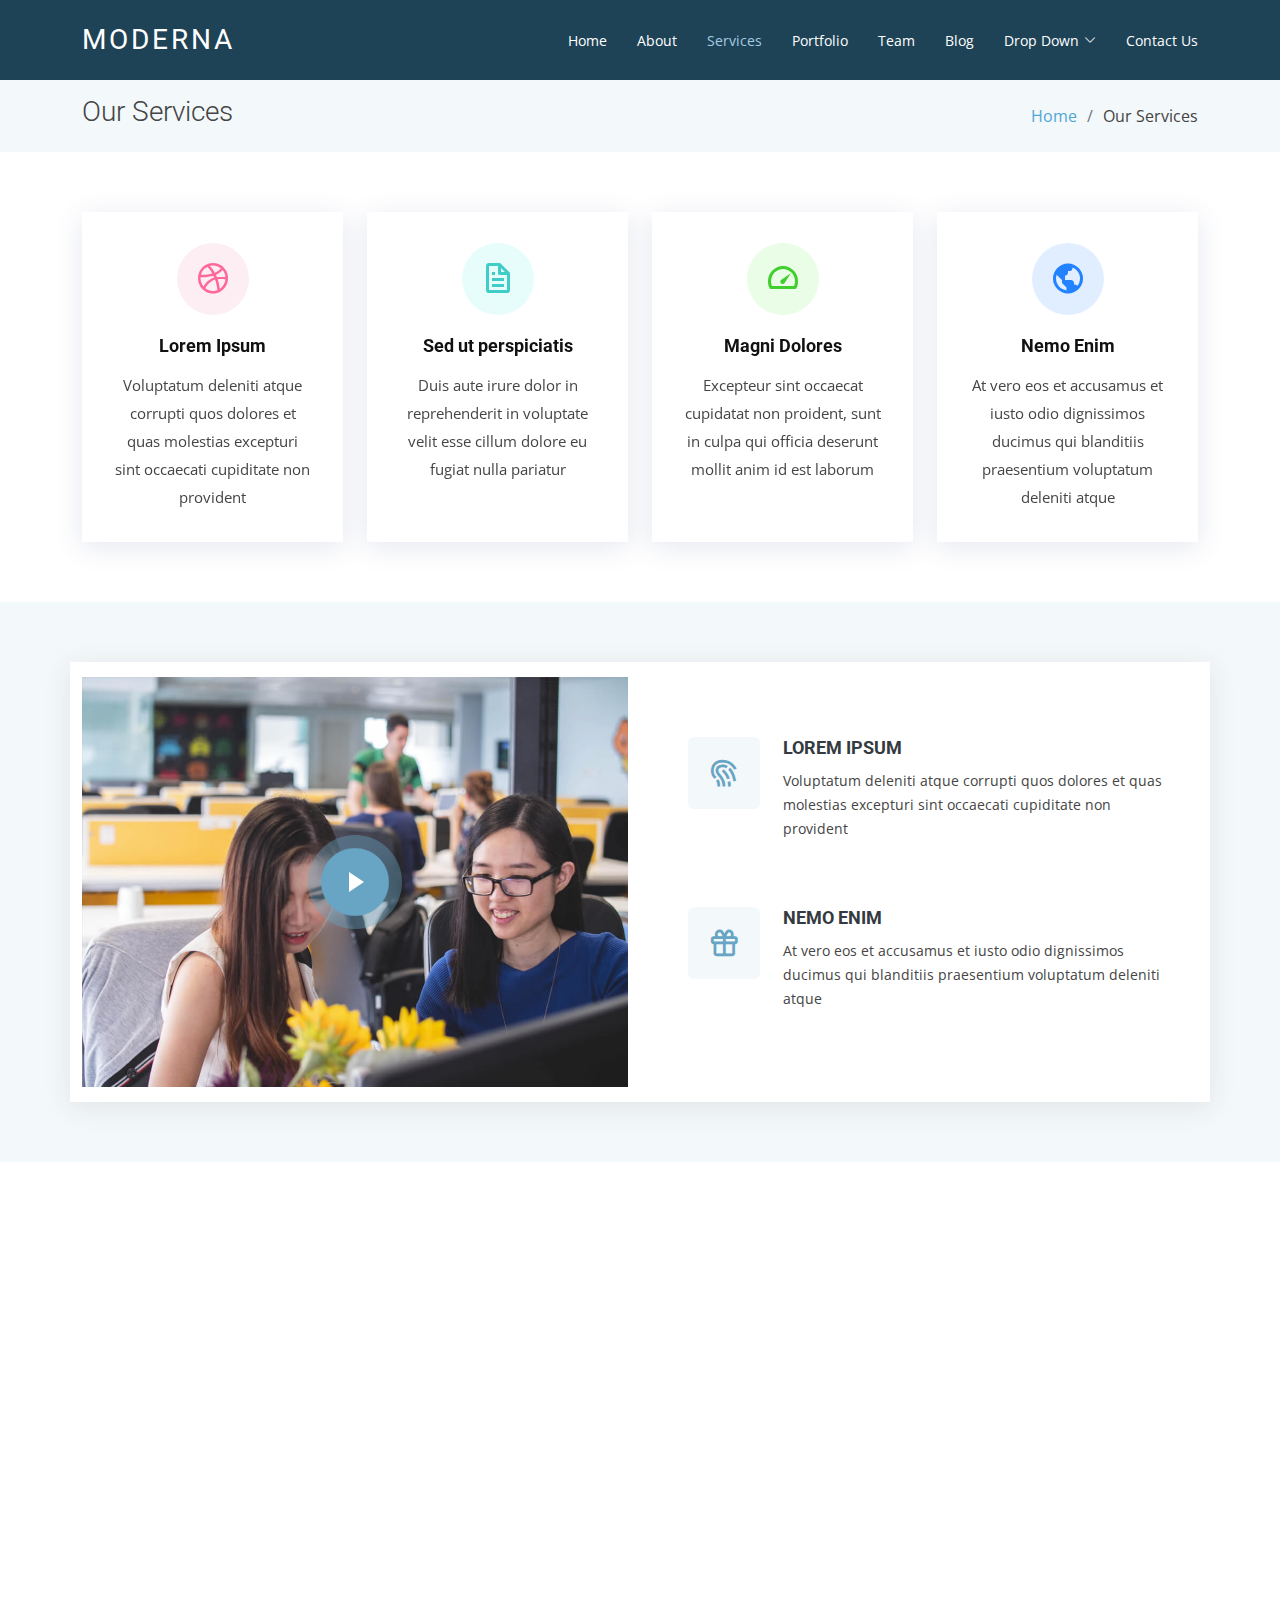
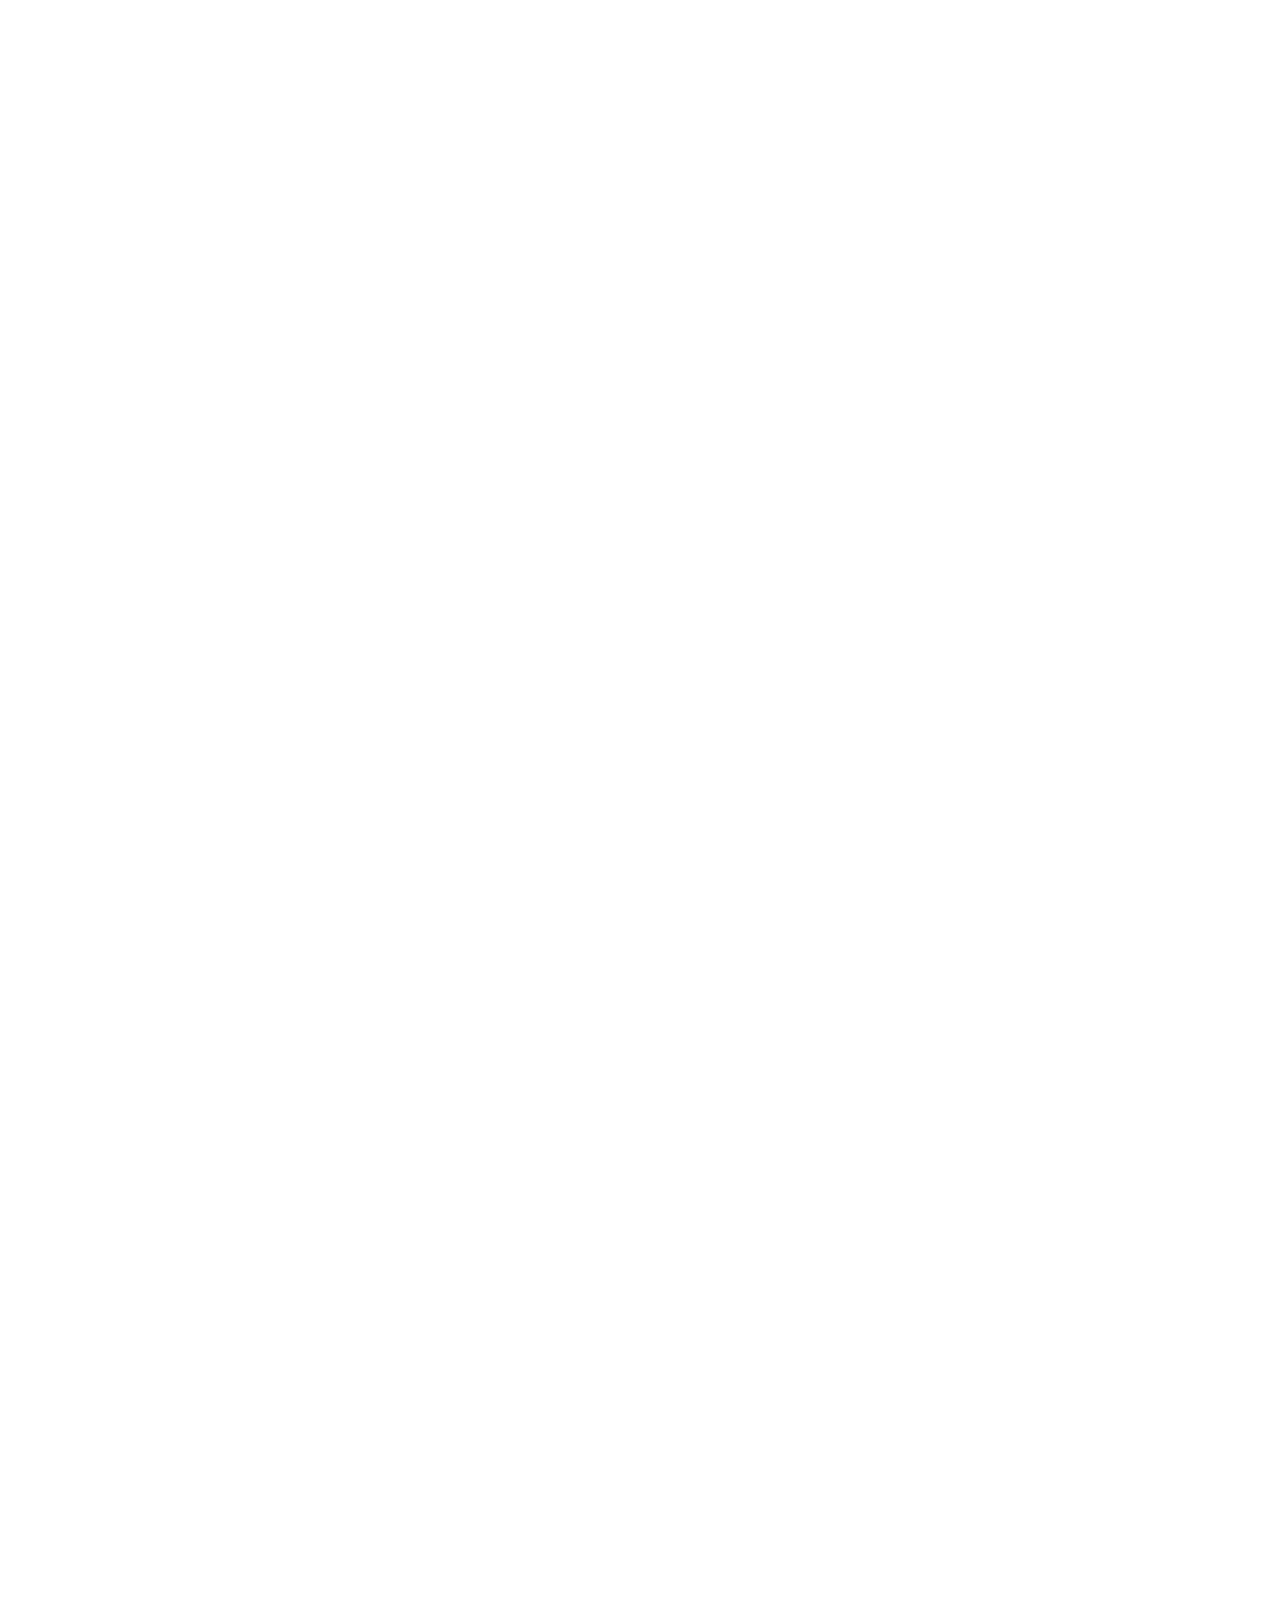
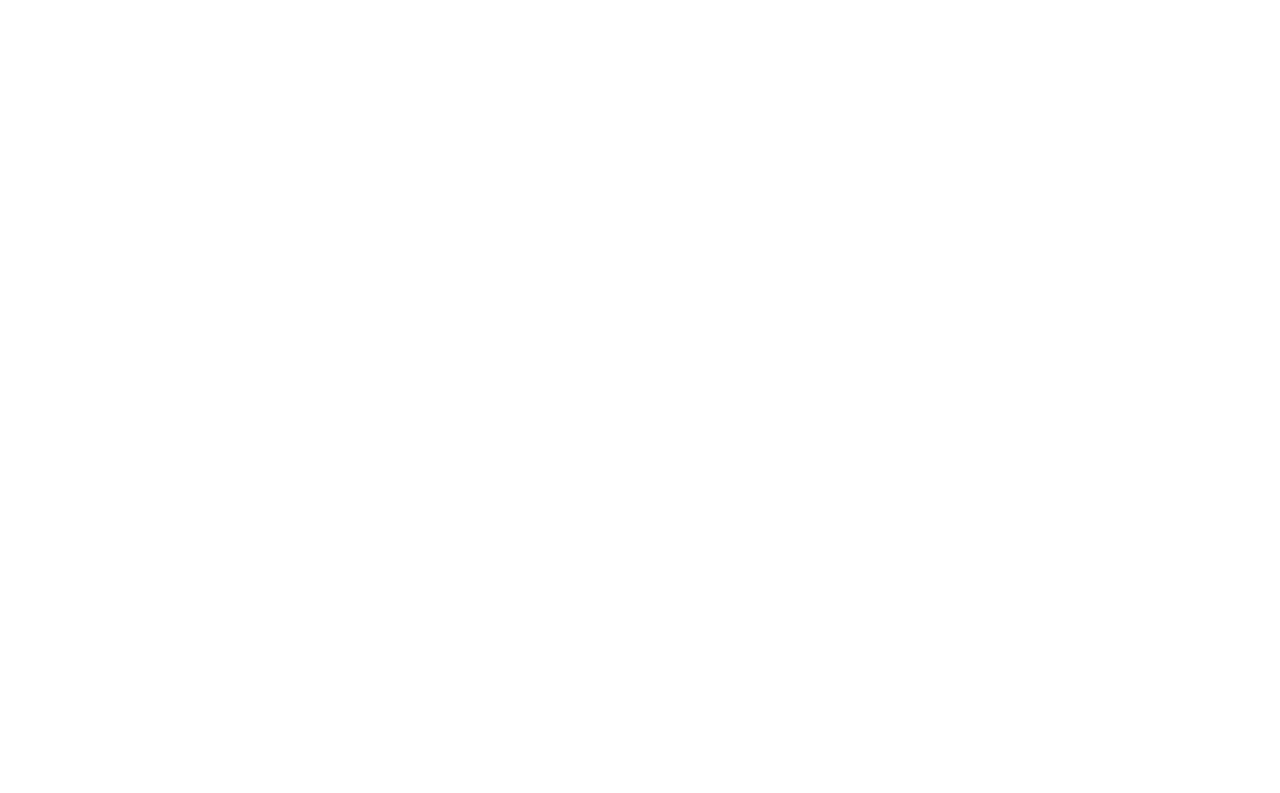
<file: services.html>
<!DOCTYPE html>
<html lang="en">

<head>
  <meta charset="utf-8">
  <meta content="width=device-width, initial-scale=1.0" name="viewport">

  <title>Services - Moderna Bootstrap Template</title>
  <meta content="" name="description">
  <meta content="" name="keywords">

  <!-- Favicons -->
  <link href="assets/img/favicon.png" rel="icon">
  <link href="assets/img/apple-touch-icon.png" rel="apple-touch-icon">

  <!-- Google Fonts -->
  <link href="https://fonts.googleapis.com/css?family=Open+Sans:300,300i,400,400i,600,600i,700,700i|Roboto:300,300i,400,400i,500,500i,700,700i&display=swap" rel="stylesheet">

  <!-- Vendor CSS Files -->
  <link href="assets/vendor/animate.css/animate.min.css" rel="stylesheet">
  <link href="assets/vendor/aos/aos.css" rel="stylesheet">
  <link href="assets/vendor/bootstrap/css/bootstrap.min.css" rel="stylesheet">
  <link href="assets/vendor/bootstrap-icons/bootstrap-icons.css" rel="stylesheet">
  <link href="assets/vendor/boxicons/css/boxicons.min.css" rel="stylesheet">
  <link href="assets/vendor/glightbox/css/glightbox.min.css" rel="stylesheet">
  <link href="assets/vendor/swiper/swiper-bundle.min.css" rel="stylesheet">

  <!-- Template Main CSS File -->
  <link href="assets/css/style.css" rel="stylesheet">

  <!-- =======================================================
  * Template Name: Moderna - v4.8.0
  * Template URL: https://bootstrapmade.com/free-bootstrap-template-corporate-moderna/
  * Author: BootstrapMade.com
  * License: https://bootstrapmade.com/license/
  ======================================================== -->
</head>

<body>

  <!-- ======= Header ======= -->
  <header id="header" class="fixed-top d-flex align-items-center ">
    <div class="container d-flex justify-content-between align-items-center">

      <div class="logo">
        <h1 class="text-light"><a href="index.html"><span>Moderna</span></a></h1>
        <!-- Uncomment below if you prefer to use an image logo -->
        <!-- <a href="index.html"><img src="assets/img/logo.png" alt="" class="img-fluid"></a>-->
      </div>

      <nav id="navbar" class="navbar">
        <ul>
          <li><a class="" href="index.html">Home</a></li>
          <li><a href="about.html">About</a></li>
          <li><a class="active" href="services.html">Services</a></li>
          <li><a href="portfolio.html">Portfolio</a></li>
          <li><a href="team.html">Team</a></li>
          <li><a href="blog.html">Blog</a></li>
          <li class="dropdown"><a href="#"><span>Drop Down</span> <i class="bi bi-chevron-down"></i></a>
            <ul>
              <li><a href="#">Drop Down 1</a></li>
              <li class="dropdown"><a href="#"><span>Deep Drop Down</span> <i class="bi bi-chevron-right"></i></a>
                <ul>
                  <li><a href="#">Deep Drop Down 1</a></li>
                  <li><a href="#">Deep Drop Down 2</a></li>
                  <li><a href="#">Deep Drop Down 3</a></li>
                  <li><a href="#">Deep Drop Down 4</a></li>
                  <li><a href="#">Deep Drop Down 5</a></li>
                </ul>
              </li>
              <li><a href="#">Drop Down 2</a></li>
              <li><a href="#">Drop Down 3</a></li>
              <li><a href="#">Drop Down 4</a></li>
            </ul>
          </li>
          <li><a href="contact.html">Contact Us</a></li>
        </ul>
        <i class="bi bi-list mobile-nav-toggle"></i>
      </nav><!-- .navbar -->

    </div>
  </header><!-- End Header -->

  <main id="main">

    <!-- ======= Our Services Section ======= -->
    <section class="breadcrumbs">
      <div class="container">

        <div class="d-flex justify-content-between align-items-center">
          <h2>Our Services</h2>
          <ol>
            <li><a href="index.html">Home</a></li>
            <li>Our Services</li>
          </ol>
        </div>

      </div>
    </section><!-- End Our Services Section -->

    <!-- ======= Services Section ======= -->
    <section class="services">
      <div class="container">

        <div class="row">
          <div class="col-md-6 col-lg-3 d-flex align-items-stretch" data-aos="fade-up">
            <div class="icon-box icon-box-pink">
              <div class="icon"><i class="bx bxl-dribbble"></i></div>
              <h4 class="title"><a href="">Lorem Ipsum</a></h4>
              <p class="description">Voluptatum deleniti atque corrupti quos dolores et quas molestias excepturi sint occaecati cupiditate non provident</p>
            </div>
          </div>

          <div class="col-md-6 col-lg-3 d-flex align-items-stretch" data-aos="fade-up" data-aos-delay="100">
            <div class="icon-box icon-box-cyan">
              <div class="icon"><i class="bx bx-file"></i></div>
              <h4 class="title"><a href="">Sed ut perspiciatis</a></h4>
              <p class="description">Duis aute irure dolor in reprehenderit in voluptate velit esse cillum dolore eu fugiat nulla pariatur</p>
            </div>
          </div>

          <div class="col-md-6 col-lg-3 d-flex align-items-stretch" data-aos="fade-up" data-aos-delay="200">
            <div class="icon-box icon-box-green">
              <div class="icon"><i class="bx bx-tachometer"></i></div>
              <h4 class="title"><a href="">Magni Dolores</a></h4>
              <p class="description">Excepteur sint occaecat cupidatat non proident, sunt in culpa qui officia deserunt mollit anim id est laborum</p>
            </div>
          </div>

          <div class="col-md-6 col-lg-3 d-flex align-items-stretch" data-aos="fade-up" data-aos-delay="200">
            <div class="icon-box icon-box-blue">
              <div class="icon"><i class="bx bx-world"></i></div>
              <h4 class="title"><a href="">Nemo Enim</a></h4>
              <p class="description">At vero eos et accusamus et iusto odio dignissimos ducimus qui blanditiis praesentium voluptatum deleniti atque</p>
            </div>
          </div>

        </div>

      </div>
    </section><!-- End Services Section -->

    <!-- ======= Why Us Section ======= -->
    <section class="why-us section-bg" data-aos="fade-up" date-aos-delay="200">
      <div class="container">

        <div class="row">
          <div class="col-lg-6 video-box">
            <img src="assets/img/why-us.jpg" class="img-fluid" alt="">
            <a href="https://www.youtube.com/watch?v=jDDaplaOz7Q" class="venobox play-btn mb-4" data-vbtype="video" data-autoplay="true"></a>
          </div>

          <div class="col-lg-6 d-flex flex-column justify-content-center p-5">

            <div class="icon-box">
              <div class="icon"><i class="bx bx-fingerprint"></i></div>
              <h4 class="title"><a href="">Lorem Ipsum</a></h4>
              <p class="description">Voluptatum deleniti atque corrupti quos dolores et quas molestias excepturi sint occaecati cupiditate non provident</p>
            </div>

            <div class="icon-box">
              <div class="icon"><i class="bx bx-gift"></i></div>
              <h4 class="title"><a href="">Nemo Enim</a></h4>
              <p class="description">At vero eos et accusamus et iusto odio dignissimos ducimus qui blanditiis praesentium voluptatum deleniti atque</p>
            </div>

          </div>
        </div>

      </div>
    </section><!-- End Why Us Section -->

    <!-- ======= Service Details Section ======= -->
    <section class="service-details">
      <div class="container">

        <div class="row">
          <div class="col-md-6 d-flex align-items-stretch" data-aos="fade-up">
            <div class="card">
              <div class="card-img">
                <img src="assets/img/service-details-1.jpg" alt="...">
              </div>
              <div class="card-body">
                <h5 class="card-title"><a href="#">Our Mission</a></h5>
                <p class="card-text">Lorem ipsum dolor sit amet, consectetur elit, sed do eiusmod tempor ut labore et dolore magna aliqua. Ut enim ad minim veniam, quis nostrud exercitation ullamco laboris nisi ut aliquip ex ea commodo consequat</p>
                <div class="read-more"><a href="#"><i class="bi bi-arrow-right"></i> Read More</a></div>
              </div>
            </div>
          </div>
          <div class="col-md-6 d-flex align-items-stretch" data-aos="fade-up">
            <div class="card">
              <div class="card-img">
                <img src="assets/img/service-details-2.jpg" alt="...">
              </div>
              <div class="card-body">
                <h5 class="card-title"><a href="#">Our Plan</a></h5>
                <p class="card-text">Sed ut perspiciatis unde omnis iste natus error sit voluptatem doloremque laudantium, totam rem aperiam, eaque ipsa quae ab illo inventore veritatis et quasi architecto beatae vitae dicta sunt explicabo</p>
                <div class="read-more"><a href="#"><i class="bi bi-arrow-right"></i> Read More</a></div>
              </div>
            </div>

          </div>
          <div class="col-md-6 d-flex align-items-stretch" data-aos="fade-up">
            <div class="card">
              <div class="card-img">
                <img src="assets/img/service-details-3.jpg" alt="...">
              </div>
              <div class="card-body">
                <h5 class="card-title"><a href="#">Our Vision</a></h5>
                <p class="card-text">Nemo enim ipsam voluptatem quia voluptas sit aut odit aut fugit, sed quia magni dolores eos qui ratione voluptatem sequi nesciunt Neque porro quisquam est, qui dolorem ipsum quia dolor sit amet</p>
                <div class="read-more"><a href="#"><i class="bi bi-arrow-right"></i> Read More</a></div>
              </div>
            </div>
          </div>
          <div class="col-md-6 d-flex align-items-stretch" data-aos="fade-up">
            <div class="card">
              <div class="card-img">
                <img src="assets/img/service-details-4.jpg" alt="...">
              </div>
              <div class="card-body">
                <h5 class="card-title"><a href="#">Our Care</a></h5>
                <p class="card-text">Nostrum eum sed et autem dolorum perspiciatis. Magni porro quisquam laudantium voluptatem. In molestiae earum ab sit esse voluptatem. Eos ipsam cumque ipsum officiis qui nihil aut incidunt aut</p>
                <div class="read-more"><a href="#"><i class="bi bi-arrow-right"></i> Read More</a></div>
              </div>
            </div>
          </div>
        </div>

      </div>
    </section><!-- End Service Details Section -->

    <!-- ======= Pricing Section ======= -->
    <section class="pricing section-bg" data-aos="fade-up">
      <div class="container">

        <div class="section-title">
          <h2>Pricing</h2>
          <p>Magnam dolores commodi suscipit. Necessitatibus eius consequatur ex aliquid fuga eum quidem. Sit sint consectetur velit. Quisquam quos quisquam cupiditate. Et nemo qui impedit suscipit alias ea. Quia fugiat sit in iste officiis commodi quidem hic quas.</p>
        </div>

        <div class="row no-gutters">

          <div class="col-lg-4 box">
            <h3>Free</h3>
            <h4>$0<span>per month</span></h4>
            <ul>
              <li><i class="bx bx-check"></i> Quam adipiscing vitae proin</li>
              <li><i class="bx bx-check"></i> Nec feugiat nisl pretium</li>
              <li><i class="bx bx-check"></i> Nulla at volutpat diam uteera</li>
              <li class="na"><i class="bx bx-x"></i> <span>Pharetra massa massa ultricies</span></li>
              <li class="na"><i class="bx bx-x"></i> <span>Massa ultricies mi quis hendrerit</span></li>
            </ul>
            <a href="#" class="get-started-btn">Get Started</a>
          </div>

          <div class="col-lg-4 box featured">
            <h3>Business</h3>
            <h4>$29<span>per month</span></h4>
            <ul>
              <li><i class="bx bx-check"></i> Quam adipiscing vitae proin</li>
              <li><i class="bx bx-check"></i> Nec feugiat nisl pretium</li>
              <li><i class="bx bx-check"></i> Nulla at volutpat diam uteera</li>
              <li><i class="bx bx-check"></i> Pharetra massa massa ultricies</li>
              <li><i class="bx bx-check"></i> Massa ultricies mi quis hendrerit</li>
            </ul>
            <a href="#" class="get-started-btn">Get Started</a>
          </div>

          <div class="col-lg-4 box">
            <h3>Developer</h3>
            <h4>$49<span>per month</span></h4>
            <ul>
              <li><i class="bx bx-check"></i> Quam adipiscing vitae proin</li>
              <li><i class="bx bx-check"></i> Nec feugiat nisl pretium</li>
              <li><i class="bx bx-check"></i> Nulla at volutpat diam uteera</li>
              <li><i class="bx bx-check"></i> Pharetra massa massa ultricies</li>
              <li><i class="bx bx-check"></i> Massa ultricies mi quis hendrerit</li>
            </ul>
            <a href="#" class="get-started-btn">Get Started</a>
          </div>

        </div>

      </div>
    </section><!-- End Pricing Section -->

  </main><!-- End #main -->

  <!-- ======= Footer ======= -->
  <footer id="footer" data-aos="fade-up" data-aos-easing="ease-in-out" data-aos-duration="500">

    <div class="footer-newsletter">
      <div class="container">
        <div class="row">
          <div class="col-lg-6">
            <h4>Our Newsletter</h4>
            <p>Tamen quem nulla quae legam multos aute sint culpa legam noster magna</p>
          </div>
          <div class="col-lg-6">
            <form action="" method="post">
              <input type="email" name="email"><input type="submit" value="Subscribe">
            </form>
          </div>
        </div>
      </div>
    </div>

    <div class="footer-top">
      <div class="container">
        <div class="row">

          <div class="col-lg-3 col-md-6 footer-links">
            <h4>Useful Links</h4>
            <ul>
              <li><i class="bx bx-chevron-right"></i> <a href="#">Home</a></li>
              <li><i class="bx bx-chevron-right"></i> <a href="#">About us</a></li>
              <li><i class="bx bx-chevron-right"></i> <a href="#">Services</a></li>
              <li><i class="bx bx-chevron-right"></i> <a href="#">Terms of service</a></li>
              <li><i class="bx bx-chevron-right"></i> <a href="#">Privacy policy</a></li>
            </ul>
          </div>

          <div class="col-lg-3 col-md-6 footer-links">
            <h4>Our Services</h4>
            <ul>
              <li><i class="bx bx-chevron-right"></i> <a href="#">Web Design</a></li>
              <li><i class="bx bx-chevron-right"></i> <a href="#">Web Development</a></li>
              <li><i class="bx bx-chevron-right"></i> <a href="#">Product Management</a></li>
              <li><i class="bx bx-chevron-right"></i> <a href="#">Marketing</a></li>
              <li><i class="bx bx-chevron-right"></i> <a href="#">Graphic Design</a></li>
            </ul>
          </div>

          <div class="col-lg-3 col-md-6 footer-contact">
            <h4>Contact Us</h4>
            <p>
              A108 Adam Street <br>
              New York, NY 535022<br>
              United States <br><br>
              <strong>Phone:</strong> +1 5589 55488 55<br>
              <strong>Email:</strong> info@example.com<br>
            </p>

          </div>

          <div class="col-lg-3 col-md-6 footer-info">
            <h3>About Moderna</h3>
            <p>Cras fermentum odio eu feugiat lide par naso tierra. Justo eget nada terra videa magna derita valies darta donna mare fermentum iaculis eu non diam phasellus.</p>
            <div class="social-links mt-3">
              <a href="#" class="twitter"><i class="bx bxl-twitter"></i></a>
              <a href="#" class="facebook"><i class="bx bxl-facebook"></i></a>
              <a href="#" class="instagram"><i class="bx bxl-instagram"></i></a>
              <a href="#" class="linkedin"><i class="bx bxl-linkedin"></i></a>
            </div>
          </div>

        </div>
      </div>
    </div>

    <div class="container">
      <div class="copyright">
        &copy; Copyright <strong><span>Moderna</span></strong>. All Rights Reserved
      </div>
      <div class="credits">
        <!-- All the links in the footer should remain intact. -->
        <!-- You can delete the links only if you purchased the pro version. -->
        <!-- Licensing information: https://bootstrapmade.com/license/ -->
        <!-- Purchase the pro version with working PHP/AJAX contact form: https://bootstrapmade.com/free-bootstrap-template-corporate-moderna/ -->
        Designed by <a href="https://bootstrapmade.com/">BootstrapMade</a>
      </div>
    </div>
  </footer><!-- End Footer -->

  <a href="#" class="back-to-top d-flex align-items-center justify-content-center"><i class="bi bi-arrow-up-short"></i></a>

  <!-- Vendor JS Files -->
  <script src="assets/vendor/purecounter/purecounter.js"></script>
  <script src="assets/vendor/aos/aos.js"></script>
  <script src="assets/vendor/bootstrap/js/bootstrap.bundle.min.js"></script>
  <script src="assets/vendor/glightbox/js/glightbox.min.js"></script>
  <script src="assets/vendor/isotope-layout/isotope.pkgd.min.js"></script>
  <script src="assets/vendor/swiper/swiper-bundle.min.js"></script>
  <script src="assets/vendor/waypoints/noframework.waypoints.js"></script>
  <script src="assets/vendor/php-email-form/validate.js"></script>

  <!-- Template Main JS File -->
  <script src="assets/js/main.js"></script>

</body>

</html>
</file>
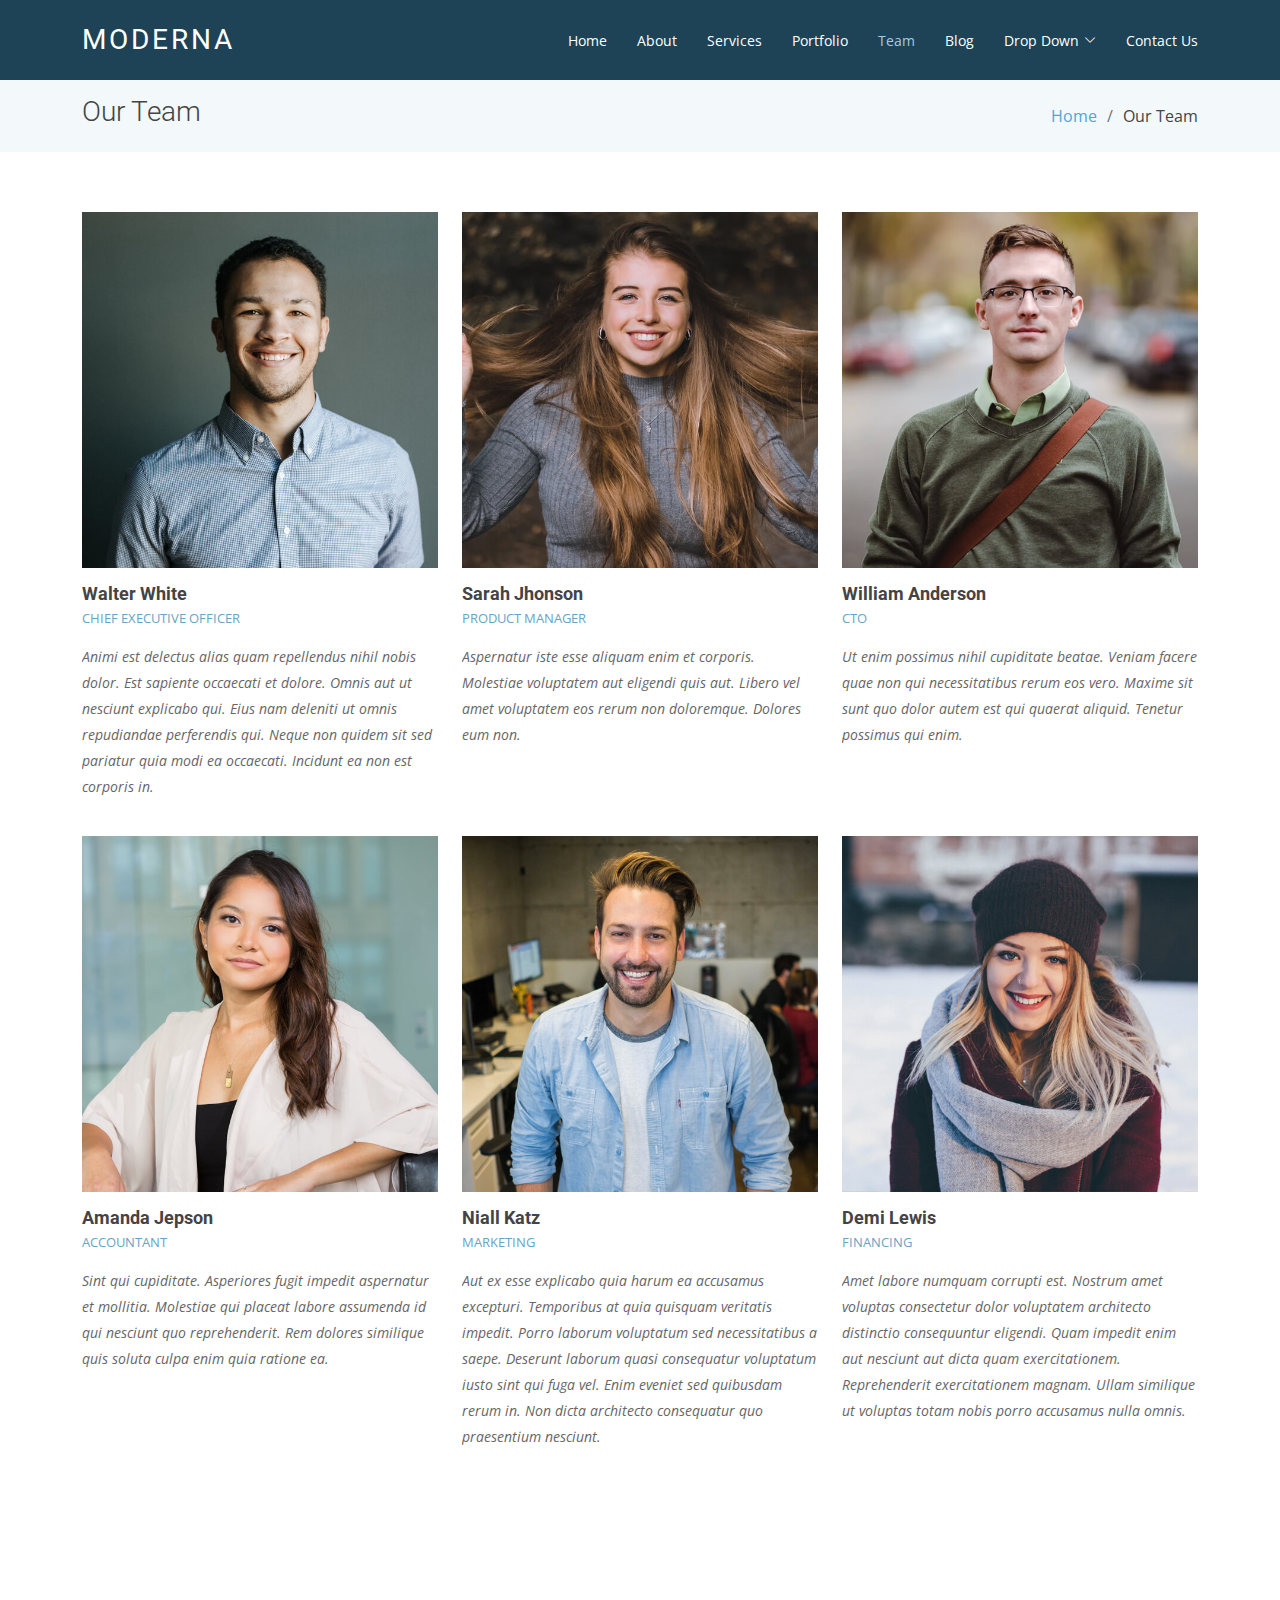
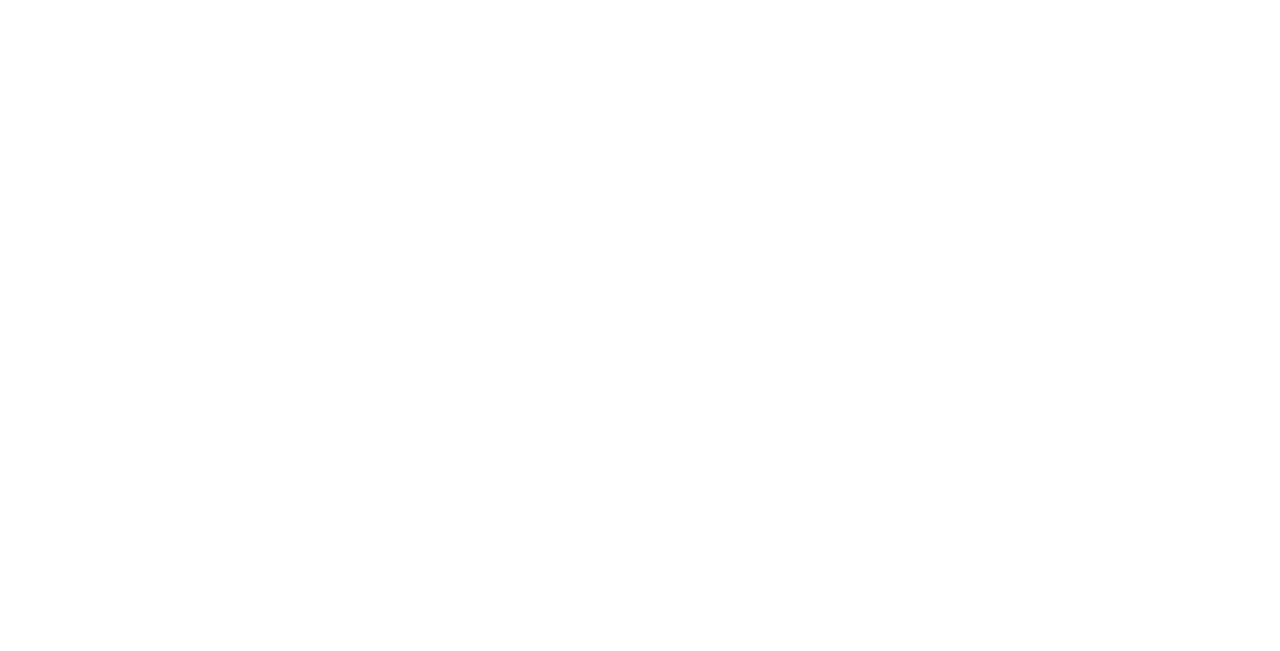
<file: team.html>
<!DOCTYPE html>
<html lang="en">

<head>
  <meta charset="utf-8">
  <meta content="width=device-width, initial-scale=1.0" name="viewport">

  <title>Team - Moderna Bootstrap Template</title>
  <meta content="" name="description">
  <meta content="" name="keywords">

  <!-- Favicons -->
  <link href="assets/img/favicon.png" rel="icon">
  <link href="assets/img/apple-touch-icon.png" rel="apple-touch-icon">

  <!-- Google Fonts -->
  <link href="https://fonts.googleapis.com/css?family=Open+Sans:300,300i,400,400i,600,600i,700,700i|Roboto:300,300i,400,400i,500,500i,700,700i&display=swap" rel="stylesheet">

  <!-- Vendor CSS Files -->
  <link href="assets/vendor/animate.css/animate.min.css" rel="stylesheet">
  <link href="assets/vendor/aos/aos.css" rel="stylesheet">
  <link href="assets/vendor/bootstrap/css/bootstrap.min.css" rel="stylesheet">
  <link href="assets/vendor/bootstrap-icons/bootstrap-icons.css" rel="stylesheet">
  <link href="assets/vendor/boxicons/css/boxicons.min.css" rel="stylesheet">
  <link href="assets/vendor/glightbox/css/glightbox.min.css" rel="stylesheet">
  <link href="assets/vendor/swiper/swiper-bundle.min.css" rel="stylesheet">

  <!-- Template Main CSS File -->
  <link href="assets/css/style.css" rel="stylesheet">

  <!-- =======================================================
  * Template Name: Moderna - v4.8.0
  * Template URL: https://bootstrapmade.com/free-bootstrap-template-corporate-moderna/
  * Author: BootstrapMade.com
  * License: https://bootstrapmade.com/license/
  ======================================================== -->
</head>

<body>

  <!-- ======= Header ======= -->
  <header id="header" class="fixed-top d-flex align-items-center ">
    <div class="container d-flex justify-content-between align-items-center">

      <div class="logo">
        <h1 class="text-light"><a href="index.html"><span>Moderna</span></a></h1>
        <!-- Uncomment below if you prefer to use an image logo -->
        <!-- <a href="index.html"><img src="assets/img/logo.png" alt="" class="img-fluid"></a>-->
      </div>

      <nav id="navbar" class="navbar">
        <ul>
          <li><a class="" href="index.html">Home</a></li>
          <li><a href="about.html">About</a></li>
          <li><a href="services.html">Services</a></li>
          <li><a href="portfolio.html">Portfolio</a></li>
          <li><a class="active" href="team.html">Team</a></li>
          <li><a href="blog.html">Blog</a></li>
          <li class="dropdown"><a href="#"><span>Drop Down</span> <i class="bi bi-chevron-down"></i></a>
            <ul>
              <li><a href="#">Drop Down 1</a></li>
              <li class="dropdown"><a href="#"><span>Deep Drop Down</span> <i class="bi bi-chevron-right"></i></a>
                <ul>
                  <li><a href="#">Deep Drop Down 1</a></li>
                  <li><a href="#">Deep Drop Down 2</a></li>
                  <li><a href="#">Deep Drop Down 3</a></li>
                  <li><a href="#">Deep Drop Down 4</a></li>
                  <li><a href="#">Deep Drop Down 5</a></li>
                </ul>
              </li>
              <li><a href="#">Drop Down 2</a></li>
              <li><a href="#">Drop Down 3</a></li>
              <li><a href="#">Drop Down 4</a></li>
            </ul>
          </li>
          <li><a href="contact.html">Contact Us</a></li>
        </ul>
        <i class="bi bi-list mobile-nav-toggle"></i>
      </nav><!-- .navbar -->

    </div>
  </header><!-- End Header -->

  <main id="main">

    <!-- ======= Our Team Section ======= -->
    <section class="breadcrumbs">
      <div class="container">

        <div class="d-flex justify-content-between align-items-center">
          <h2>Our Team</h2>
          <ol>
            <li><a href="index.html">Home</a></li>
            <li>Our Team</li>
          </ol>
        </div>

      </div>
    </section><!-- End Our Team Section -->

    <!-- ======= Team Section ======= -->
    <section class="team" data-aos="fade-up" data-aos-easing="ease-in-out" data-aos-duration="500">
      <div class="container">

        <div class="row">

          <div class="col-lg-4 col-md-6 d-flex align-items-stretch">
            <div class="member">
              <div class="member-img">
                <img src="assets/img/team/team-1.jpg" class="img-fluid" alt="">
                <div class="social">
                  <a href=""><i class="bi bi-twitter"></i></a>
                  <a href=""><i class="bi bi-facebook"></i></a>
                  <a href=""><i class="bi bi-instagram"></i></a>
                  <a href=""><i class="bi bi-linkedin"></i></a>
                </div>
              </div>
              <div class="member-info">
                <h4>Walter White</h4>
                <span>Chief Executive Officer</span>
                <p>Animi est delectus alias quam repellendus nihil nobis dolor. Est sapiente occaecati et dolore. Omnis aut ut nesciunt explicabo qui. Eius nam deleniti ut omnis repudiandae perferendis qui. Neque non quidem sit sed pariatur quia modi ea occaecati. Incidunt ea non est corporis in.</p>
              </div>
            </div>
          </div>

          <div class="col-lg-4 col-md-6 d-flex align-items-stretch">
            <div class="member">
              <div class="member-img">
                <img src="assets/img/team/team-2.jpg" class="img-fluid" alt="">
                <div class="social">
                  <a href=""><i class="bi bi-twitter"></i></a>
                  <a href=""><i class="bi bi-facebook"></i></a>
                  <a href=""><i class="bi bi-instagram"></i></a>
                  <a href=""><i class="bi bi-linkedin"></i></a>
                </div>
              </div>
              <div class="member-info">
                <h4>Sarah Jhonson</h4>
                <span>Product Manager</span>
                <p>Aspernatur iste esse aliquam enim et corporis. Molestiae voluptatem aut eligendi quis aut. Libero vel amet voluptatem eos rerum non doloremque. Dolores eum non.</p>
              </div>
            </div>
          </div>

          <div class="col-lg-4 col-md-6 d-flex align-items-stretch">
            <div class="member">
              <div class="member-img">
                <img src="assets/img/team/team-3.jpg" class="img-fluid" alt="">
                <div class="social">
                  <a href=""><i class="bi bi-twitter"></i></a>
                  <a href=""><i class="bi bi-facebook"></i></a>
                  <a href=""><i class="bi bi-instagram"></i></a>
                  <a href=""><i class="bi bi-linkedin"></i></a>
                </div>
              </div>
              <div class="member-info">
                <h4>William Anderson</h4>
                <span>CTO</span>
                <p>Ut enim possimus nihil cupiditate beatae. Veniam facere quae non qui necessitatibus rerum eos vero. Maxime sit sunt quo dolor autem est qui quaerat aliquid. Tenetur possimus qui enim.</p>
              </div>
            </div>
          </div>

          <div class="col-lg-4 col-md-6 d-flex align-items-stretch">
            <div class="member">
              <div class="member-img">
                <img src="assets/img/team/team-4.jpg" class="img-fluid" alt="">
                <div class="social">
                  <a href=""><i class="bi bi-twitter"></i></a>
                  <a href=""><i class="bi bi-facebook"></i></a>
                  <a href=""><i class="bi bi-instagram"></i></a>
                  <a href=""><i class="bi bi-linkedin"></i></a>
                </div>
              </div>
              <div class="member-info">
                <h4>Amanda Jepson</h4>
                <span>Accountant</span>
                <p>Sint qui cupiditate. Asperiores fugit impedit aspernatur et mollitia. Molestiae qui placeat labore assumenda id qui nesciunt quo reprehenderit. Rem dolores similique quis soluta culpa enim quia ratione ea.</p>
              </div>
            </div>
          </div>

          <div class="col-lg-4 col-md-6 d-flex align-items-stretch">
            <div class="member">
              <div class="member-img">
                <img src="assets/img/team/team-5.jpg" class="img-fluid" alt="">
                <div class="social">
                  <a href=""><i class="bi bi-twitter"></i></a>
                  <a href=""><i class="bi bi-facebook"></i></a>
                  <a href=""><i class="bi bi-instagram"></i></a>
                  <a href=""><i class="bi bi-linkedin"></i></a>
                </div>
              </div>
              <div class="member-info">
                <h4>Niall Katz</h4>
                <span>Marketing</span>
                <p>Aut ex esse explicabo quia harum ea accusamus excepturi. Temporibus at quia quisquam veritatis impedit. Porro laborum voluptatum sed necessitatibus a saepe. Deserunt laborum quasi consequatur voluptatum iusto sint qui fuga vel. Enim eveniet sed quibusdam rerum in. Non dicta architecto consequatur quo praesentium nesciunt.</p>
              </div>
            </div>
          </div>

          <div class="col-lg-4 col-md-6 d-flex align-items-stretch">
            <div class="member">
              <div class="member-img">
                <img src="assets/img/team/team-6.jpg" class="img-fluid" alt="">
                <div class="social">
                  <a href=""><i class="bi bi-twitter"></i></a>
                  <a href=""><i class="bi bi-facebook"></i></a>
                  <a href=""><i class="bi bi-instagram"></i></a>
                  <a href=""><i class="bi bi-linkedin"></i></a>
                </div>
              </div>
              <div class="member-info">
                <h4>Demi Lewis</h4>
                <span>Financing</span>
                <p>Amet labore numquam corrupti est. Nostrum amet voluptas consectetur dolor voluptatem architecto distinctio consequuntur eligendi. Quam impedit enim aut nesciunt aut dicta quam exercitationem. Reprehenderit exercitationem magnam. Ullam similique ut voluptas totam nobis porro accusamus nulla omnis.</p>
              </div>
            </div>
          </div>

        </div>

      </div>
    </section><!-- End Team Section -->

  </main><!-- End #main -->

  <!-- ======= Footer ======= -->
  <footer id="footer" data-aos="fade-up" data-aos-easing="ease-in-out" data-aos-duration="500">

    <div class="footer-newsletter">
      <div class="container">
        <div class="row">
          <div class="col-lg-6">
            <h4>Our Newsletter</h4>
            <p>Tamen quem nulla quae legam multos aute sint culpa legam noster magna</p>
          </div>
          <div class="col-lg-6">
            <form action="" method="post">
              <input type="email" name="email"><input type="submit" value="Subscribe">
            </form>
          </div>
        </div>
      </div>
    </div>

    <div class="footer-top">
      <div class="container">
        <div class="row">

          <div class="col-lg-3 col-md-6 footer-links">
            <h4>Useful Links</h4>
            <ul>
              <li><i class="bx bx-chevron-right"></i> <a href="#">Home</a></li>
              <li><i class="bx bx-chevron-right"></i> <a href="#">About us</a></li>
              <li><i class="bx bx-chevron-right"></i> <a href="#">Services</a></li>
              <li><i class="bx bx-chevron-right"></i> <a href="#">Terms of service</a></li>
              <li><i class="bx bx-chevron-right"></i> <a href="#">Privacy policy</a></li>
            </ul>
          </div>

          <div class="col-lg-3 col-md-6 footer-links">
            <h4>Our Services</h4>
            <ul>
              <li><i class="bx bx-chevron-right"></i> <a href="#">Web Design</a></li>
              <li><i class="bx bx-chevron-right"></i> <a href="#">Web Development</a></li>
              <li><i class="bx bx-chevron-right"></i> <a href="#">Product Management</a></li>
              <li><i class="bx bx-chevron-right"></i> <a href="#">Marketing</a></li>
              <li><i class="bx bx-chevron-right"></i> <a href="#">Graphic Design</a></li>
            </ul>
          </div>

          <div class="col-lg-3 col-md-6 footer-contact">
            <h4>Contact Us</h4>
            <p>
              A108 Adam Street <br>
              New York, NY 535022<br>
              United States <br><br>
              <strong>Phone:</strong> +1 5589 55488 55<br>
              <strong>Email:</strong> info@example.com<br>
            </p>

          </div>

          <div class="col-lg-3 col-md-6 footer-info">
            <h3>About Moderna</h3>
            <p>Cras fermentum odio eu feugiat lide par naso tierra. Justo eget nada terra videa magna derita valies darta donna mare fermentum iaculis eu non diam phasellus.</p>
            <div class="social-links mt-3">
              <a href="#" class="twitter"><i class="bx bxl-twitter"></i></a>
              <a href="#" class="facebook"><i class="bx bxl-facebook"></i></a>
              <a href="#" class="instagram"><i class="bx bxl-instagram"></i></a>
              <a href="#" class="linkedin"><i class="bx bxl-linkedin"></i></a>
            </div>
          </div>

        </div>
      </div>
    </div>

    <div class="container">
      <div class="copyright">
        &copy; Copyright <strong><span>Moderna</span></strong>. All Rights Reserved
      </div>
      <div class="credits">
        <!-- All the links in the footer should remain intact. -->
        <!-- You can delete the links only if you purchased the pro version. -->
        <!-- Licensing information: https://bootstrapmade.com/license/ -->
        <!-- Purchase the pro version with working PHP/AJAX contact form: https://bootstrapmade.com/free-bootstrap-template-corporate-moderna/ -->
        Designed by <a href="https://bootstrapmade.com/">BootstrapMade</a>
      </div>
    </div>
  </footer><!-- End Footer -->

  <a href="#" class="back-to-top d-flex align-items-center justify-content-center"><i class="bi bi-arrow-up-short"></i></a>

  <!-- Vendor JS Files -->
  <script src="assets/vendor/purecounter/purecounter.js"></script>
  <script src="assets/vendor/aos/aos.js"></script>
  <script src="assets/vendor/bootstrap/js/bootstrap.bundle.min.js"></script>
  <script src="assets/vendor/glightbox/js/glightbox.min.js"></script>
  <script src="assets/vendor/isotope-layout/isotope.pkgd.min.js"></script>
  <script src="assets/vendor/swiper/swiper-bundle.min.js"></script>
  <script src="assets/vendor/waypoints/noframework.waypoints.js"></script>
  <script src="assets/vendor/php-email-form/validate.js"></script>

  <!-- Template Main JS File -->
  <script src="assets/js/main.js"></script>

</body>

</html>
</file>
<file: assets/css/style.css>
/**
* Template Name: Moderna - v4.8.0
* Template URL: https://bootstrapmade.com/free-bootstrap-template-corporate-moderna/
* Author: BootstrapMade.com
* License: https://bootstrapmade.com/license/
*/

/*--------------------------------------------------------------
# General
--------------------------------------------------------------*/
body {
  font-family: "Open Sans", sans-serif;
  color: #444;
}

a {
  color: #4fa6d5;
  text-decoration: none;
}

a:hover {
  color: #45beff;
  text-decoration: none;
}

h1, h2, h3, h4, h5, h6, .font-primary {
  font-family: "Roboto", sans-serif;
}

/*--------------------------------------------------------------
# Back to top button
--------------------------------------------------------------*/
.back-to-top {
  position: fixed;
  visibility: hidden;
  opacity: 0;
  right: 15px;
  bottom: 15px;
  z-index: 99999;
  background: #68A4C4;
  width: 40px;
  height: 40px;
  border-radius: 4px;
  transition: all 0.4s;
}
.back-to-top i {
  font-size: 24px;
  color: #fff;
  line-height: 0;
}
.back-to-top:hover {
  background: #85b6cf;
  color: #fff;
}
.back-to-top.active {
  visibility: visible;
  opacity: 1;
}

/*--------------------------------------------------------------
# Header
--------------------------------------------------------------*/
#header {
  height: 80px;
  transition: all 0.5s;
  z-index: 997;
  transition: all 0.5s;
  background: #1e4356;
}
#header.header-transparent {
  background: none;
}
#header.header-scrolled {
  background: rgba(30, 67, 86, 0.8);
  height: 60px;
}
#header .logo h1 {
  font-size: 28px;
  margin: 0;
  padding: 4px 0;
  line-height: 1;
  font-weight: 400;
  letter-spacing: 3px;
  text-transform: uppercase;
}
#header .logo h1 a, #header .logo h1 a:hover {
  color: #fff;
  text-decoration: none;
}
#header .logo img {
  padding: 0;
  margin: 0;
  max-height: 40px;
}

#main {
  margin-top: 80px;
}

/*--------------------------------------------------------------
# Navigation Menu
--------------------------------------------------------------*/
/**
* Desktop Navigation 
*/
.navbar {
  padding: 0;
}
.navbar ul {
  margin: 0;
  padding: 0;
  display: flex;
  list-style: none;
  align-items: center;
}
.navbar li {
  position: relative;
}
.navbar a, .navbar a:focus {
  display: flex;
  align-items: center;
  justify-content: space-between;
  padding: 10px 0 10px 30px;
  font-family: "Open Sans", sans-serif;
  font-size: 14px;
  color: #fff;
  white-space: nowrap;
  transition: 0.3s;
}
.navbar a i, .navbar a:focus i {
  font-size: 12px;
  line-height: 0;
  margin-left: 5px;
}
.navbar a:hover, .navbar .active, .navbar .active:focus, .navbar li:hover > a {
  color: #a2cce3;
}
.navbar .dropdown ul {
  display: block;
  position: absolute;
  left: 14px;
  top: calc(100% + 30px);
  margin: 0;
  padding: 10px 0;
  z-index: 99;
  opacity: 0;
  visibility: hidden;
  background: #fff;
  box-shadow: 0px 0px 30px rgba(127, 137, 161, 0.25);
  transition: 0.3s;
}
.navbar .dropdown ul li {
  min-width: 200px;
}
.navbar .dropdown ul a {
  padding: 10px 20px;
  font-size: 14px;
  text-transform: none;
  color: #1c3745;
}
.navbar .dropdown ul a i {
  font-size: 12px;
}
.navbar .dropdown ul a:hover, .navbar .dropdown ul .active:hover, .navbar .dropdown ul li:hover > a {
  color: #68A4C4;
}
.navbar .dropdown:hover > ul {
  opacity: 1;
  top: 100%;
  visibility: visible;
}
.navbar .dropdown .dropdown ul {
  top: 0;
  left: calc(100% - 30px);
  visibility: hidden;
}
.navbar .dropdown .dropdown:hover > ul {
  opacity: 1;
  top: 0;
  left: 100%;
  visibility: visible;
}
@media (max-width: 1366px) {
  .navbar .dropdown .dropdown ul {
    left: -90%;
  }
  .navbar .dropdown .dropdown:hover > ul {
    left: -100%;
  }
}

/**
* Mobile Navigation 
*/
.mobile-nav-toggle {
  color: #fff;
  font-size: 28px;
  cursor: pointer;
  display: none;
  line-height: 0;
  transition: 0.5s;
}

@media (max-width: 991px) {
  .mobile-nav-toggle {
    display: block;
  }

  .navbar ul {
    display: none;
  }
}
.navbar-mobile {
  position: fixed;
  overflow: hidden;
  top: 0;
  right: 0;
  left: 0;
  bottom: 0;
  background: rgba(17, 38, 48, 0.9);
  transition: 0.3s;
}
.navbar-mobile .mobile-nav-toggle {
  position: absolute;
  top: 15px;
  right: 15px;
}
.navbar-mobile ul {
  display: block;
  position: absolute;
  top: 55px;
  right: 15px;
  bottom: 15px;
  left: 15px;
  padding: 10px 0;
  background-color: #fff;
  overflow-y: auto;
  transition: 0.3s;
}
.navbar-mobile a, .navbar-mobile a:focus {
  padding: 10px 20px;
  font-size: 15px;
  color: #1e4356;
}
.navbar-mobile a:hover, .navbar-mobile .active, .navbar-mobile li:hover > a {
  color: #68A4C4;
}
.navbar-mobile .getstarted, .navbar-mobile .getstarted:focus {
  margin: 15px;
}
.navbar-mobile .dropdown ul {
  position: static;
  display: none;
  margin: 10px 20px;
  padding: 10px 0;
  z-index: 99;
  opacity: 1;
  visibility: visible;
  background: #fff;
  box-shadow: 0px 0px 30px rgba(127, 137, 161, 0.25);
}
.navbar-mobile .dropdown ul li {
  min-width: 200px;
}
.navbar-mobile .dropdown ul a {
  padding: 10px 20px;
}
.navbar-mobile .dropdown ul a i {
  font-size: 12px;
}
.navbar-mobile .dropdown ul a:hover, .navbar-mobile .dropdown ul .active:hover, .navbar-mobile .dropdown ul li:hover > a {
  color: #68A4C4;
}
.navbar-mobile .dropdown > .dropdown-active {
  display: block;
}

/*--------------------------------------------------------------
# Hero Section
--------------------------------------------------------------*/
#hero {
  width: 100%;
  height: 90vh;
  overflow: hidden;
  position: relative;
}
#hero::after {
  content: "";
  position: absolute;
  left: 50%;
  top: 0;
  width: 130%;
  height: 95%;
  background: linear-gradient(to right, rgba(0, 44, 144, 0.7), rgba(0, 44, 144, 0.6)), url("../img/banner5.jpg") center top no-repeat ;
  z-index: 0;
  border-radius: 0 0 50% 50%;
  transform: translateX(-50%) rotate(0deg);
}
#hero::before {
  content: "";
  position: absolute;
  left: 50%;
  top: 0;
  width: 130%;
  height: 96%;
  background: #68A4C4;
  opacity: 0.3;
  z-index: 0;
  border-radius: 0 0 50% 50%;
  transform: translateX(-50%) translateY(18px) rotate(2deg);
}
#hero .carousel-container {
  display: flex;
  justify-content: center;
  align-items: center;
  flex-direction: column;
  text-align: center;
  bottom: 0;
  top: 0;
  left: 0;
  right: 0;
}
#hero h2 {
  color: #fff;
  margin-bottom: 30px;
  font-size: 48px;
  font-weight: 700;
}
#hero p {
  width: 80%;
  -webkit-animation-delay: 0.4s;
  animation-delay: 0.4s;
  margin: 0 auto 30px auto;
  color: #fff;
}
#hero .carousel-control-prev, #hero .carousel-control-next {
  width: 10%;
}
#hero .carousel-control-next-icon, #hero .carousel-control-prev-icon {
  background: none;
  font-size: 48px;
  line-height: 1;
  width: auto;
  height: auto;
}
#hero .btn-get-started {
  font-family: "Roboto", sans-serif;
  font-weight: 500;
  font-size: 14px;
  letter-spacing: 1px;
  display: inline-block;
  padding: 12px 32px;
  border-radius: 50px;
  transition: 0.5s;
  line-height: 1;
  margin: 10px;
  color: #fff;
  -webkit-animation-delay: 0.8s;
  animation-delay: 0.8s;
  border: 2px solid #68A4C4;
}
#hero .btn-get-started:hover {
  background: #68A4C4;
  color: #fff;
  text-decoration: none;
}
@media (min-width: 1024px) {
  #hero p {
    width: 60%;
  }
  #hero .carousel-control-prev, #hero .carousel-control-next {
    width: 5%;
  }
}
@media (max-width: 768px) {
  #hero::after {
    width: 180%;
    height: 95%;
    border-radius: 0 0 50% 50%;
    transform: translateX(-50%) rotate(0deg);
  }
  #hero::before {
    top: 0;
    width: 180%;
    height: 94%;
    border-radius: 0 0 50% 50%;
    transform: translateX(-50%) translateY(20px) rotate(4deg);
  }
}
@media (max-width: 575px) {
  #hero h2 {
    font-size: 30px;
  }
  #hero::after {
    left: 40%;
    top: 0;
    width: 200%;
    height: 95%;
    border-radius: 0 0 50% 50%;
    transform: translateX(-50%) rotate(0deg);
  }
  #hero::before {
    left: 50%;
    top: 0;
    width: 200%;
    height: 94%;
    border-radius: 0 0 50% 50%;
    transform: translateX(-50%) translateY(20px) rotate(4deg);
  }
}

/*--------------------------------------------------------------
# Hero No Slider Section
--------------------------------------------------------------*/
#hero-no-slider {
  width: 100%;
  height: 100vh;
  overflow: hidden;
  position: relative;
  text-align: center;
}
#hero-no-slider::before {
  content: "";
  position: absolute;
  left: 0;
  top: 0;
  right: 0;
  bottom: 0;
  background: linear-gradient(to right, rgba(30, 67, 86, 0.8), rgba(30, 67, 86, 0.6)), url("../img/hero-bg.jpg") center top no-repeat;
}
#hero-no-slider h2 {
  color: #fff;
  margin-bottom: 15px;
  font-size: 48px;
  font-weight: 700;
}
#hero-no-slider p {
  color: #fff;
}
#hero-no-slider .btn-get-started {
  font-family: "Roboto", sans-serif;
  font-weight: 500;
  font-size: 14px;
  letter-spacing: 1px;
  display: inline-block;
  padding: 12px 32px;
  border-radius: 50px;
  transition: 0.5s;
  line-height: 1;
  margin: 10px;
  color: #fff;
  -webkit-animation-delay: 0.8s;
  animation-delay: 0.8s;
  border: 2px solid #68A4C4;
}
#hero-no-slider .btn-get-started:hover {
  background: #68A4C4;
  color: #fff;
  text-decoration: none;
}
@media (max-width: 575px) {
  #hero-no-slider h2 {
    font-size: 30px;
  }
}

/*--------------------------------------------------------------
# Sections General
--------------------------------------------------------------*/
section {
  padding: 60px 0;
}

.section-bg {
  background-color: #f3f8fa;
}

.section-title {
  text-align: center;
  padding-bottom: 30px;
}
.section-title h2 {
  font-size: 28px;
  font-weight: 400;
  margin-bottom: 20px;
  padding-bottom: 20px;
  position: relative;
}
.section-title h2::before {
  content: "";
  position: absolute;
  display: block;
  width: 120px;
  height: 1px;
  background: #ddd;
  bottom: 1px;
  left: calc(50% - 60px);
}
.section-title h2::after {
  content: "";
  position: absolute;
  display: block;
  width: 40px;
  height: 3px;
  background: #68A4C4;
  bottom: 0;
  left: calc(50% - 20px);
}
.section-title p {
  margin-bottom: 0;
}

/*--------------------------------------------------------------
# Breadcrumbs
--------------------------------------------------------------*/
.breadcrumbs {
  padding: 15px 0;
  background-color: #f3f8fa;
  min-height: 40px;
}
.breadcrumbs h2 {
  font-size: 28px;
  font-weight: 300;
}
.breadcrumbs ol {
  display: flex;
  flex-wrap: wrap;
  list-style: none;
  padding: 0;
  margin: 0;
}
.breadcrumbs ol li + li {
  padding-left: 10px;
}
.breadcrumbs ol li + li::before {
  display: inline-block;
  padding-right: 10px;
  color: #6c757d;
  content: "/";
}
@media (max-width: 768px) {
  .breadcrumbs .d-flex {
    display: block !important;
  }
  .breadcrumbs ol {
    display: block;
  }
  .breadcrumbs ol li {
    display: inline-block;
  }
}

/*--------------------------------------------------------------
# Our Services
--------------------------------------------------------------*/
.services {
  padding-bottom: 20px;
}
.services .icon-box {
  padding: 30px;
  position: relative;
  overflow: hidden;
  margin: 0 0 40px 0;
  background: #fff;
  box-shadow: 0 5px 26px 0 rgba(68, 88, 144, 0.14);
  transition: all 0.3s ease-in-out;
  text-align: center;
  border: 1px solid #fff;
}
.services .icon {
  margin: 0 auto 20px auto;
  padding-top: 17px;
  display: inline-block;
  text-align: center;
  border-radius: 50%;
  width: 72px;
  height: 72px;
}
.services .icon i {
  font-size: 36px;
  line-height: 1;
}
.services .title {
  font-weight: 700;
  margin-bottom: 15px;
  font-size: 18px;
}
.services .title a {
  color: #111;
}
.services .description {
  font-size: 15px;
  line-height: 28px;
  margin-bottom: 0;
}
.services .icon-box-pink .icon {
  background: #fceef3;
}
.services .icon-box-pink .icon i {
  color: #ff689b;
}
.services .icon-box-pink:hover {
  border-color: #ff689b;
}
.services .icon-box-cyan .icon {
  background: #e6fdfc;
}
.services .icon-box-cyan .icon i {
  color: #3fcdc7;
}
.services .icon-box-cyan:hover {
  border-color: #3fcdc7;
}
.services .icon-box-green .icon {
  background: #eafde7;
}
.services .icon-box-green .icon i {
  color: #41cf2e;
}
.services .icon-box-green:hover {
  border-color: #41cf2e;
}
.services .icon-box-blue .icon {
  background: #e1eeff;
}
.services .icon-box-blue .icon i {
  color: #2282ff;
}
.services .icon-box-blue:hover {
  border-color: #2282ff;
}

/*--------------------------------------------------------------
# Why Us
--------------------------------------------------------------*/
.why-us .container {
  box-shadow: 0 5px 25px 0 rgba(214, 215, 216, 0.6);
  background: #fff;
}
.why-us .icon-box + .icon-box {
  margin-top: 50px;
}
.why-us .icon-box .icon {
  float: left;
  display: flex;
  align-items: center;
  justify-content: center;
  width: 72px;
  height: 72px;
  background: #f3f8fa;
  border-radius: 6px;
  transition: 0.5s;
}
.why-us .icon-box .icon i {
  color: #68A4C4;
  font-size: 32px;
}
.why-us .icon-box:hover .icon {
  background: #68A4C4;
}
.why-us .icon-box:hover .icon i {
  color: #fff;
}
.why-us .icon-box .title {
  margin-left: 95px;
  font-weight: 700;
  margin-bottom: 10px;
  font-size: 18px;
  text-transform: uppercase;
}
.why-us .icon-box .title a {
  color: #343a40;
  transition: 0.3s;
}
.why-us .icon-box .title a:hover {
  color: #68A4C4;
}
.why-us .icon-box .description {
  margin-left: 95px;
  line-height: 24px;
  font-size: 14px;
}
.why-us .video-box {
  position: relative;
}
.why-us .video-box img {
  padding-top: 15px;
  padding-bottom: 15px;
}
.why-us .play-btn {
  width: 94px;
  height: 94px;
  background: radial-gradient(#68A4C4 50%, rgba(104, 164, 196, 0.4) 52%);
  border-radius: 50%;
  display: block;
  position: absolute;
  left: calc(50% - 47px);
  top: calc(50% - 47px);
  overflow: hidden;
}
.why-us .play-btn::after {
  content: "";
  position: absolute;
  left: 50%;
  top: 50%;
  transform: translateX(-40%) translateY(-50%);
  width: 0;
  height: 0;
  border-top: 10px solid transparent;
  border-bottom: 10px solid transparent;
  border-left: 15px solid #fff;
  z-index: 100;
  transition: all 400ms cubic-bezier(0.55, 0.055, 0.675, 0.19);
}
.why-us .play-btn::before {
  content: "";
  position: absolute;
  width: 120px;
  height: 120px;
  -webkit-animation-delay: 0s;
  animation-delay: 0s;
  -webkit-animation: pulsate-btn 2s;
  animation: pulsate-btn 2s;
  -webkit-animation-direction: forwards;
  animation-direction: forwards;
  -webkit-animation-iteration-count: infinite;
  animation-iteration-count: infinite;
  -webkit-animation-timing-function: steps;
  animation-timing-function: steps;
  opacity: 1;
  border-radius: 50%;
  border: 5px solid rgba(104, 164, 196, 0.7);
  top: -15%;
  left: -15%;
  background: rgba(198, 16, 0, 0);
}
.why-us .play-btn:hover::after {
  border-left: 15px solid #68A4C4;
  transform: scale(20);
}
.why-us .play-btn:hover::before {
  content: "";
  position: absolute;
  left: 50%;
  top: 50%;
  transform: translateX(-40%) translateY(-50%);
  width: 0;
  height: 0;
  border: none;
  border-top: 10px solid transparent;
  border-bottom: 10px solid transparent;
  border-left: 15px solid #fff;
  z-index: 200;
  -webkit-animation: none;
  animation: none;
  border-radius: 0;
}

@-webkit-keyframes pulsate-btn {
  0% {
    transform: scale(0.6, 0.6);
    opacity: 1;
  }
  100% {
    transform: scale(1, 1);
    opacity: 0;
  }
}

@keyframes pulsate-btn {
  0% {
    transform: scale(0.6, 0.6);
    opacity: 1;
  }
  100% {
    transform: scale(1, 1);
    opacity: 0;
  }
}
/*--------------------------------------------------------------
# Features
--------------------------------------------------------------*/
.features .row + .row {
  margin-top: 100px;
}
.features h3 {
  font-weight: 400;
  font-size: 24px;
}
.features ul {
  list-style: none;
  padding: 0;
}
.features ul li {
  padding-bottom: 10px;
}
.features ul i {
  font-size: 20px;
  padding-right: 4px;
  color: #68A4C4;
}
.features p:last-child {
  margin-bottom: 0;
}

/*--------------------------------------------------------------
# About
--------------------------------------------------------------*/
.about h3 {
  font-weight: 400;
  font-size: 26px;
}
.about ul {
  list-style: none;
  padding: 0;
}
.about ul li {
  padding-bottom: 10px;
}
.about ul i {
  font-size: 20px;
  padding-right: 4px;
  color: #68A4C4;
}
.about p:last-child {
  margin-bottom: 0;
}

/*--------------------------------------------------------------
# Facts
--------------------------------------------------------------*/
.facts .counters span {
  font-size: 48px;
  display: block;
  color: #68A4C4;
}
.facts .counters p {
  padding: 0;
  margin: 0 0 20px 0;
  font-family: "Roboto", sans-serif;
  font-size: 14px;
}

/*--------------------------------------------------------------
# Our Skills
--------------------------------------------------------------*/
.skills {
  padding: 60px 0;
}
.skills .progress {
  height: 35px;
  margin-bottom: 10px;
}
.skills .progress .skill {
  line-height: 35px;
  padding: 0;
  margin: 0 0 0 20px;
  text-transform: uppercase;
}
.skills .progress .skill .val {
  float: right;
  font-style: normal;
  margin: 0 20px 0 0;
}
.skills .progress-bar {
  width: 1px;
  text-align: left;
  transition: 0.9s;
}

/*--------------------------------------------------------------
# Tetstimonials
--------------------------------------------------------------*/
.testimonials {
  padding: 60px 0;
}
.testimonials .section-header {
  margin-bottom: 40px;
}
.testimonials .testimonials-carousel {
  overflow: hidden;
}
.testimonials .testimonial-item {
  text-align: center;
}
.testimonials .testimonial-item .testimonial-img {
  width: 120px;
  border-radius: 50%;
  border: 4px solid #fff;
  margin: 0 auto;
}
.testimonials .testimonial-item h3 {
  font-size: 20px;
  font-weight: bold;
  margin: 10px 0 5px 0;
  color: #111;
}
.testimonials .testimonial-item h4 {
  font-size: 14px;
  color: #999;
  margin: 0 0 15px 0;
}
.testimonials .testimonial-item .quote-icon-left, .testimonials .testimonial-item .quote-icon-right {
  color: #fbfcfd;
  font-size: 26px;
}
.testimonials .testimonial-item .quote-icon-left {
  display: inline-block;
  left: -5px;
  position: relative;
}
.testimonials .testimonial-item .quote-icon-right {
  display: inline-block;
  right: -5px;
  position: relative;
  top: 10px;
}
.testimonials .testimonial-item p {
  font-style: italic;
  margin: 0 auto 15px auto;
}
.testimonials .swiper-pagination {
  margin-top: 20px;
  position: relative;
}
.testimonials .swiper-pagination .swiper-pagination-bullet {
  width: 12px;
  height: 12px;
  background-color: #fff;
  opacity: 1;
  border: 1px solid #68A4C4;
}
.testimonials .swiper-pagination .swiper-pagination-bullet-active {
  background-color: #68A4C4;
}

/*--------------------------------------------------------------
# Service Details
--------------------------------------------------------------*/
.service-details {
  padding-bottom: 10px;
}
.service-details .card {
  border: 0;
  padding: 0 30px;
  margin-bottom: 60px;
  position: relative;
}
.service-details .card-img {
  width: calc(100% + 60px);
  margin-left: -30px;
  overflow: hidden;
  z-index: 9;
  border-radius: 0;
}
.service-details .card-img img {
  max-width: 100%;
  transition: all 0.3s ease-in-out;
}
.service-details .card-body {
  z-index: 10;
  background: #fff;
  border-top: 4px solid #fff;
  padding: 30px;
  box-shadow: 0px 2px 15px rgba(0, 0, 0, 0.1);
  margin-top: -60px;
  transition: 0.3s;
}
.service-details .card-title {
  font-weight: 700;
  text-align: center;
  margin-bottom: 20px;
}
.service-details .card-title a {
  color: #1e4356;
  transition: 0.3s;
}
.service-details .card-text {
  color: #5e5e5e;
}
.service-details .read-more a {
  color: #777777;
  text-transform: uppercase;
  font-weight: 600;
  font-size: 12px;
  transition: 0.3s;
}
.service-details .read-more a:hover {
  color: #68A4C4;
}
.service-details .card:hover img {
  transform: scale(1.1);
}
.service-details .card:hover .card-body {
  border-color: #68A4C4;
}
.service-details .card:hover .card-body .card-title a {
  color: #68A4C4;
}

/*--------------------------------------------------------------
# Pricing
--------------------------------------------------------------*/
.pricing .row {
  padding-top: 40px;
}
.pricing .box {
  padding: 40px;
  margin-bottom: 30px;
  box-shadow: 0px 0px 30px rgba(73, 78, 92, 0.15);
  background: #fff;
  text-align: center;
}
.pricing h3 {
  font-weight: 300;
  margin-bottom: 15px;
  font-size: 28px;
}
.pricing h4 {
  font-size: 46px;
  color: #68A4C4;
  font-weight: 400;
  font-family: "Open Sans", sans-serif;
  margin-bottom: 25px;
}
.pricing h4 span {
  color: #bababa;
  font-size: 18px;
  display: block;
}
.pricing ul {
  padding: 0;
  list-style: none;
  color: #999;
  text-align: left;
  line-height: 20px;
}
.pricing ul li {
  padding-bottom: 12px;
}
.pricing ul i {
  color: #68A4C4;
  font-size: 18px;
  padding-right: 4px;
}
.pricing ul .na {
  color: #ccc;
}
.pricing ul .na i {
  color: #ccc;
}
.pricing ul .na span {
  text-decoration: line-through;
}
.pricing .get-started-btn {
  background: #1e4356;
  display: inline-block;
  padding: 6px 30px;
  border-radius: 20px;
  color: #fff;
  transition: none;
  font-size: 14px;
  font-weight: 400;
  font-family: "Roboto", sans-serif;
  transition: 0.3s;
}
.pricing .get-started-btn:hover {
  background: #68A4C4;
}
.pricing .featured {
  z-index: 10;
  margin: -30px -5px 0 -5px;
}
.pricing .featured .get-started-btn {
  background: #68A4C4;
}
.pricing .featured .get-started-btn:hover {
  background: #85b6cf;
}
@media (max-width: 992px) {
  .pricing .box {
    max-width: 60%;
    margin: 0 auto 30px auto;
  }
}
@media (max-width: 767px) {
  .pricing .box {
    max-width: 80%;
    margin: 0 auto 30px auto;
  }
}
@media (max-width: 420px) {
  .pricing .box {
    max-width: 100%;
    margin: 0 auto 30px auto;
  }
}

/*--------------------------------------------------------------
# Portfolio
--------------------------------------------------------------*/
.portfolio {
  padding-bottom: 60px;
}
.portfolio #portfolio-flters {
  padding: 0;
  margin: 0 0 35px 0;
  list-style: none;
  text-align: center;
}
.portfolio #portfolio-flters li {
  cursor: pointer;
  margin: 0 12px 5px 12px;
  display: inline-block;
  padding: 0 4px 6px 4px;
  font-size: 16px;
  font-weight: 500;
  line-height: 20px;
  color: #444;
  transition: all 0.3s ease-in-out;
  border-bottom: 2px solid #fff;
  font-family: "Roboto", sans-serif;
}
.portfolio #portfolio-flters li:hover, .portfolio #portfolio-flters li.filter-active {
  border-color: #68A4C4;
  color: #68A4C4;
}
.portfolio .portfolio-item {
  background: #1e4356;
  overflow: hidden;
  min-height: 200px;
  position: relative;
  border-radius: 4px;
  margin: 0 0 30px 0;
}
.portfolio .portfolio-item img {
  transition: all 0.3s ease-in-out;
}
.portfolio .portfolio-item .portfolio-info {
  opacity: 0;
  position: absolute;
  transition: all 0.3s linear;
  text-align: center;
  top: 10%;
  left: 0;
  right: 0;
}
.portfolio .portfolio-item .portfolio-info h3 {
  font-size: 22px;
  color: #fff;
  font-weight: bold;
}
.portfolio .portfolio-item .portfolio-info a i {
  color: rgba(255, 255, 255, 0.6);
  font-size: 28px;
  transition: 0.3s;
}
.portfolio .portfolio-item .portfolio-info a i:hover {
  color: white;
}
.portfolio .portfolio-item:hover img {
  opacity: 0.6;
  transform: scale(1.1);
}
.portfolio .portfolio-item:hover .portfolio-info {
  opacity: 1;
  top: calc(50% - 30px);
}

/*--------------------------------------------------------------
# Portfolio Details
--------------------------------------------------------------*/
.portfolio-details {
  padding-top: 40px;
}
.portfolio-details .portfolio-details-slider img {
  width: 100%;
}
.portfolio-details .portfolio-details-slider .swiper-pagination {
  margin-top: 20px;
  position: relative;
}
.portfolio-details .portfolio-details-slider .swiper-pagination .swiper-pagination-bullet {
  width: 12px;
  height: 12px;
  background-color: #fff;
  opacity: 1;
  border: 1px solid #68A4C4;
}
.portfolio-details .portfolio-details-slider .swiper-pagination .swiper-pagination-bullet-active {
  background-color: #68A4C4;
}
.portfolio-details .portfolio-info {
  padding: 30px;
  box-shadow: 0px 0 30px rgba(30, 67, 86, 0.08);
}
.portfolio-details .portfolio-info h3 {
  font-size: 22px;
  font-weight: 700;
  margin-bottom: 20px;
  padding-bottom: 20px;
  border-bottom: 1px solid #eee;
}
.portfolio-details .portfolio-info ul {
  list-style: none;
  padding: 0;
  font-size: 15px;
}
.portfolio-details .portfolio-info ul li + li {
  margin-top: 10px;
}
.portfolio-details .portfolio-description {
  padding-top: 30px;
}
.portfolio-details .portfolio-description h2 {
  font-size: 26px;
  font-weight: 700;
  margin-bottom: 20px;
}
.portfolio-details .portfolio-description p {
  padding: 0;
}

/*--------------------------------------------------------------
# Team
--------------------------------------------------------------*/
.team {
  background: #fff;
  padding-bottom: 30px;
}
.team .member {
  margin-bottom: 20px;
  overflow: hidden;
}
.team .member .member-img {
  position: relative;
  overflow: hidden;
}
.team .member .social {
  position: absolute;
  left: 0;
  bottom: -40px;
  right: 0;
  height: 40px;
  opacity: 0;
  transition: bottom ease-in-out 0.4s;
  text-align: center;
  background: rgba(30, 67, 86, 0.8);
  display: flex;
  align-items: center;
  justify-content: center;
}
.team .member .social a {
  transition: color 0.3s;
  color: #fff;
  margin: 0 12px;
  display: inline-block;
}
.team .member .social a:hover {
  color: #68A4C4;
}
.team .member .social i {
  font-size: 18px;
  margin: 0 2px;
}
.team .member .member-info h4 {
  font-weight: 700;
  margin: 15px 0 5px 0;
  font-size: 18px;
}
.team .member .member-info span {
  display: block;
  font-size: 13px;
  text-transform: uppercase;
  font-weight: 400;
  margin-bottom: 15px;
  color: #68A4C4;
}
.team .member .member-info p {
  font-style: italic;
  font-size: 14px;
  line-height: 26px;
  color: #666;
}
.team .member:hover .social {
  bottom: 0;
  opacity: 1;
  transition: bottom ease-in-out 0.4s;
}
.team .member:hover .social a, .team .member:hover .social i {
  line-height: 0;
  font-size: 18px;
}

/*--------------------------------------------------------------
# Contact
--------------------------------------------------------------*/
.contact {
  padding-bottom: 30px;
}
.contact .info-box {
  color: #444;
  text-align: center;
  box-shadow: 0 0 30px rgba(214, 215, 216, 0.6);
  padding: 20px 0 30px 0;
  margin-bottom: 30px;
}
.contact .info-box i {
  font-size: 32px;
  color: #68A4C4;
  border-radius: 50%;
  padding: 8px;
  border: 2px dotted #a2cce3;
}
.contact .info-box h3 {
  font-size: 20px;
  color: #666;
  font-weight: 700;
  margin: 10px 0;
}
.contact .info-box p {
  padding: 0;
  line-height: 24px;
  font-size: 14px;
  margin-bottom: 0;
}
.contact .php-email-form {
  box-shadow: 0 0 30px rgba(214, 215, 216, 0.6);
  padding: 30px;
  margin-bottom: 30px;
}
.contact .php-email-form .error-message {
  display: none;
  color: #fff;
  background: #ed3c0d;
  text-align: left;
  padding: 15px;
  font-weight: 600;
}
.contact .php-email-form .error-message br + br {
  margin-top: 25px;
}
.contact .php-email-form .sent-message {
  display: none;
  color: #fff;
  background: #18d26e;
  text-align: center;
  padding: 15px;
  font-weight: 600;
}
.contact .php-email-form .loading {
  display: none;
  background: #fff;
  text-align: center;
  padding: 15px;
}
.contact .php-email-form .loading:before {
  content: "";
  display: inline-block;
  border-radius: 50%;
  width: 24px;
  height: 24px;
  margin: 0 10px -6px 0;
  border: 3px solid #18d26e;
  border-top-color: #eee;
  -webkit-animation: animate-loading 1s linear infinite;
  animation: animate-loading 1s linear infinite;
}
.contact .php-email-form input, .contact .php-email-form textarea {
  border-radius: 0;
  box-shadow: none;
  font-size: 14px;
}
.contact .php-email-form input::focus, .contact .php-email-form textarea::focus {
  background-color: #68A4C4;
}
.contact .php-email-form input {
  padding: 10px 15px;
}
.contact .php-email-form textarea {
  padding: 12px 15px;
}
.contact .php-email-form button[type=submit] {
  background: #68A4C4;
  border: 0;
  padding: 10px 24px;
  color: #fff;
  transition: 0.4s;
}
.contact .php-email-form button[type=submit]:hover {
  background: #8dbad2;
}
@-webkit-keyframes animate-loading {
  0% {
    transform: rotate(0deg);
  }
  100% {
    transform: rotate(360deg);
  }
}
@keyframes animate-loading {
  0% {
    transform: rotate(0deg);
  }
  100% {
    transform: rotate(360deg);
  }
}

/*--------------------------------------------------------------
# Map
--------------------------------------------------------------*/
.map {
  padding: 0;
  margin-bottom: -6px;
}
.map iframe {
  width: 100%;
  height: 380px;
}

/*--------------------------------------------------------------
# Blog
--------------------------------------------------------------*/
.blog {
  padding: 40px 0 20px 0;
}
.blog .entry {
  padding: 30px;
  margin-bottom: 60px;
  box-shadow: 0 4px 16px rgba(0, 0, 0, 0.1);
}
.blog .entry .entry-img {
  max-height: 440px;
  margin: -30px -30px 20px -30px;
  overflow: hidden;
}
.blog .entry .entry-title {
  font-size: 28px;
  font-weight: bold;
  padding: 0;
  margin: 0 0 20px 0;
}
.blog .entry .entry-title a {
  color: #1e4356;
  transition: 0.3s;
}
.blog .entry .entry-title a:hover {
  color: #68A4C4;
}
.blog .entry .entry-meta {
  margin-bottom: 15px;
  color: #72afce;
}
.blog .entry .entry-meta ul {
  display: flex;
  flex-wrap: wrap;
  list-style: none;
  align-items: center;
  padding: 0;
  margin: 0;
}
.blog .entry .entry-meta ul li + li {
  padding-left: 20px;
}
.blog .entry .entry-meta i {
  font-size: 16px;
  margin-right: 8px;
  line-height: 0;
}
.blog .entry .entry-meta a {
  color: #777777;
  font-size: 14px;
  display: inline-block;
  line-height: 1;
}
.blog .entry .entry-content p {
  line-height: 24px;
}
.blog .entry .entry-content .read-more {
  -moz-text-align-last: right;
  text-align-last: right;
}
.blog .entry .entry-content .read-more a {
  display: inline-block;
  background: #68A4C4;
  color: #fff;
  padding: 6px 20px;
  transition: 0.3s;
  font-size: 14px;
}
.blog .entry .entry-content .read-more a:hover {
  background: #7aafcb;
}
.blog .entry .entry-content h3 {
  font-size: 22px;
  margin-top: 30px;
  font-weight: bold;
}
.blog .entry .entry-content blockquote {
  overflow: hidden;
  background-color: #fafafa;
  padding: 60px;
  position: relative;
  text-align: center;
  margin: 20px 0;
}
.blog .entry .entry-content blockquote p {
  color: #444;
  line-height: 1.6;
  margin-bottom: 0;
  font-style: italic;
  font-weight: 500;
  font-size: 22px;
}
.blog .entry .entry-content blockquote::after {
  content: "";
  position: absolute;
  left: 0;
  top: 0;
  bottom: 0;
  width: 3px;
  background-color: #1e4356;
  margin-top: 20px;
  margin-bottom: 20px;
}
.blog .entry .entry-footer {
  padding-top: 10px;
  border-top: 1px solid #e6e6e6;
}
.blog .entry .entry-footer i {
  color: #4c99c1;
  display: inline;
}
.blog .entry .entry-footer a {
  color: #255269;
  transition: 0.3s;
}
.blog .entry .entry-footer a:hover {
  color: #68A4C4;
}
.blog .entry .entry-footer .cats {
  list-style: none;
  display: inline;
  padding: 0 20px 0 0;
  font-size: 14px;
}
.blog .entry .entry-footer .cats li {
  display: inline-block;
}
.blog .entry .entry-footer .tags {
  list-style: none;
  display: inline;
  padding: 0;
  font-size: 14px;
}
.blog .entry .entry-footer .tags li {
  display: inline-block;
}
.blog .entry .entry-footer .tags li + li::before {
  padding-right: 6px;
  color: #6c757d;
  content: ",";
}
.blog .entry .entry-footer .share {
  font-size: 16px;
}
.blog .entry .entry-footer .share i {
  padding-left: 5px;
}
.blog .entry-single {
  margin-bottom: 30px;
}
.blog .blog-author {
  padding: 20px;
  margin-bottom: 30px;
  box-shadow: 0 4px 16px rgba(0, 0, 0, 0.1);
}
.blog .blog-author img {
  width: 120px;
  margin-right: 20px;
}
.blog .blog-author h4 {
  font-weight: 600;
  font-size: 22px;
  margin-bottom: 0px;
  padding: 0;
  color: #1e4356;
}
.blog .blog-author .social-links {
  margin: 0 10px 10px 0;
}
.blog .blog-author .social-links a {
  color: rgba(30, 67, 86, 0.5);
  margin-right: 5px;
}
.blog .blog-author p {
  font-style: italic;
  color: #b7b7b7;
}
.blog .blog-comments {
  margin-bottom: 30px;
}
.blog .blog-comments .comments-count {
  font-weight: bold;
}
.blog .blog-comments .comment {
  margin-top: 30px;
  position: relative;
}
.blog .blog-comments .comment .comment-img {
  margin-right: 14px;
}
.blog .blog-comments .comment .comment-img img {
  width: 60px;
}
.blog .blog-comments .comment h5 {
  font-size: 16px;
  margin-bottom: 2px;
}
.blog .blog-comments .comment h5 a {
  font-weight: bold;
  color: #444;
  transition: 0.3s;
}
.blog .blog-comments .comment h5 a:hover {
  color: #68A4C4;
}
.blog .blog-comments .comment h5 .reply {
  padding-left: 10px;
  color: #1e4356;
}
.blog .blog-comments .comment h5 .reply i {
  font-size: 20px;
}
.blog .blog-comments .comment time {
  display: block;
  font-size: 14px;
  color: #2b607c;
  margin-bottom: 5px;
}
.blog .blog-comments .comment.comment-reply {
  padding-left: 40px;
}
.blog .blog-comments .reply-form {
  margin-top: 30px;
  padding: 30px;
  box-shadow: 0 4px 16px rgba(0, 0, 0, 0.1);
}
.blog .blog-comments .reply-form h4 {
  font-weight: bold;
  font-size: 22px;
}
.blog .blog-comments .reply-form p {
  font-size: 14px;
}
.blog .blog-comments .reply-form input {
  border-radius: 4px;
  padding: 10px 10px;
  font-size: 14px;
}
.blog .blog-comments .reply-form input:focus {
  box-shadow: none;
  border-color: #b1d0e1;
}
.blog .blog-comments .reply-form textarea {
  border-radius: 4px;
  padding: 10px 10px;
  font-size: 14px;
}
.blog .blog-comments .reply-form textarea:focus {
  box-shadow: none;
  border-color: #b1d0e1;
}
.blog .blog-comments .reply-form .form-group {
  margin-bottom: 25px;
}
.blog .blog-comments .reply-form .btn-primary {
  border-radius: 4px;
  padding: 10px 20px;
  border: 0;
  background-color: #1e4356;
}
.blog .blog-comments .reply-form .btn-primary:hover {
  background-color: #255269;
}
.blog .blog-pagination {
  color: #387ea2;
}
.blog .blog-pagination ul {
  display: flex;
  padding: 0;
  margin: 0;
  list-style: none;
}
.blog .blog-pagination li {
  margin: 0 5px;
  transition: 0.3s;
}
.blog .blog-pagination li a {
  color: #1e4356;
  padding: 7px 16px;
  display: flex;
  align-items: center;
  justify-content: center;
}
.blog .blog-pagination li.active, .blog .blog-pagination li:hover {
  background: #68A4C4;
}
.blog .blog-pagination li.active a, .blog .blog-pagination li:hover a {
  color: #fff;
}
.blog .sidebar {
  padding: 30px;
  margin: 0 0 60px 20px;
  box-shadow: 0 4px 16px rgba(0, 0, 0, 0.1);
}
.blog .sidebar .sidebar-title {
  font-size: 20px;
  font-weight: 700;
  padding: 0 0 0 0;
  margin: 0 0 15px 0;
  color: #1e4356;
  position: relative;
}
.blog .sidebar .sidebar-item {
  margin-bottom: 30px;
}
.blog .sidebar .search-form form {
  background: #fff;
  border: 1px solid #ddd;
  padding: 3px 10px;
  position: relative;
}
.blog .sidebar .search-form form input[type=text] {
  border: 0;
  padding: 4px;
  border-radius: 4px;
  width: calc(100% - 40px);
}
.blog .sidebar .search-form form button {
  position: absolute;
  top: 0;
  right: 0;
  bottom: 0;
  border: 0;
  background: none;
  font-size: 16px;
  padding: 0 15px;
  margin: -1px;
  background: #68A4C4;
  color: #fff;
  transition: 0.3s;
  border-radius: 0 4px 4px 0;
  line-height: 0;
}
.blog .sidebar .search-form form button i {
  line-height: 0;
}
.blog .sidebar .search-form form button:hover {
  background: #77adca;
}
.blog .sidebar .categories ul {
  list-style: none;
  padding: 0;
}
.blog .sidebar .categories ul li + li {
  padding-top: 10px;
}
.blog .sidebar .categories ul a {
  color: #1e4356;
  transition: 0.3s;
}
.blog .sidebar .categories ul a:hover {
  color: #68A4C4;
}
.blog .sidebar .categories ul a span {
  padding-left: 5px;
  color: #aaaaaa;
  font-size: 14px;
}
.blog .sidebar .recent-posts .post-item + .post-item {
  margin-top: 15px;
}
.blog .sidebar .recent-posts img {
  width: 80px;
  float: left;
}
.blog .sidebar .recent-posts h4 {
  font-size: 15px;
  margin-left: 95px;
  font-weight: bold;
}
.blog .sidebar .recent-posts h4 a {
  color: #1e4356;
  transition: 0.3s;
}
.blog .sidebar .recent-posts h4 a:hover {
  color: #68A4C4;
}
.blog .sidebar .recent-posts time {
  display: block;
  margin-left: 95px;
  font-style: italic;
  font-size: 14px;
  color: #aaaaaa;
}
.blog .sidebar .tags {
  margin-bottom: -10px;
}
.blog .sidebar .tags ul {
  list-style: none;
  padding: 0;
}
.blog .sidebar .tags ul li {
  display: inline-block;
}
.blog .sidebar .tags ul a {
  color: #3f8db5;
  font-size: 14px;
  padding: 6px 14px;
  margin: 0 6px 8px 0;
  border: 1px solid #e4eff5;
  display: inline-block;
  transition: 0.3s;
}
.blog .sidebar .tags ul a:hover {
  color: #fff;
  border: 1px solid #68A4C4;
  background: #68A4C4;
}
.blog .sidebar .tags ul a span {
  padding-left: 5px;
  color: #bedae8;
  font-size: 14px;
}

/*--------------------------------------------------------------
# Footer
--------------------------------------------------------------*/
#footer {
  background: #0b212d;
  padding: 0 0 30px 0;
  color: #fff;
  font-size: 14px;
}
#footer .footer-newsletter {
  padding: 50px 0;
  background: #0d2735;
}
#footer .footer-newsletter h4 {
  font-size: 24px;
  margin: 0 0 20px 0;
  padding: 0;
  line-height: 1;
  font-weight: 600;
  color: #a2cce3;
}
#footer .footer-newsletter form {
  margin-top: 30px;
  background: #fff;
  padding: 6px 10px;
  position: relative;
  border-radius: 50px;
}
#footer .footer-newsletter form input[type=email] {
  border: 0;
  padding: 4px;
  width: calc(100% - 100px);
}
#footer .footer-newsletter form input[type=submit] {
  position: absolute;
  top: 0;
  right: 0;
  bottom: 0;
  border: 0;
  background: none;
  font-size: 16px;
  padding: 0 20px;
  margin: 3px;
  background: #68A4C4;
  color: #fff;
  transition: 0.3s;
  border-radius: 50px;
}
#footer .footer-newsletter form input[type=submit]:hover {
  background: #468db3;
}
#footer .footer-top {
  background: #0d2735;
  border-top: 1px solid #17455e;
  border-bottom: 1px solid #123649;
  padding: 60px 0 30px 0;
}
#footer .footer-top .footer-info {
  margin-bottom: 30px;
}
#footer .footer-top .footer-info h3 {
  font-size: 18px;
  margin: 0 0 20px 0;
  padding: 2px 0 2px 0;
  line-height: 1;
  color: #a2cce3;
  font-weight: 600;
}
#footer .footer-top .footer-info p {
  font-size: 14px;
  line-height: 24px;
  margin-bottom: 0;
  font-family: "Roboto", sans-serif;
  color: #fff;
}
#footer .footer-top .social-links a {
  font-size: 18px;
  display: inline-block;
  background: #1e4356;
  color: #fff;
  line-height: 1;
  padding: 8px 0;
  margin-right: 4px;
  border-radius: 50%;
  text-align: center;
  width: 36px;
  height: 36px;
  transition: 0.3s;
}
#footer .footer-top .social-links a:hover {
  background: #68A4C4;
  color: #fff;
  text-decoration: none;
}
#footer .footer-top h4 {
  font-size: 18px;
  font-weight: 600;
  color: #a2cce3;
  position: relative;
  padding-bottom: 12px;
}
#footer .footer-top .footer-links {
  margin-bottom: 30px;
}
#footer .footer-top .footer-links ul {
  list-style: none;
  padding: 0;
  margin: 0;
}
#footer .footer-top .footer-links ul i {
  padding-right: 2px;
  color: #a2cce3;
  font-size: 18px;
  line-height: 1;
}
#footer .footer-top .footer-links ul li {
  padding: 10px 0;
  display: flex;
  align-items: center;
}
#footer .footer-top .footer-links ul li:first-child {
  padding-top: 0;
}
#footer .footer-top .footer-links ul a {
  color: #fff;
  transition: 0.3s;
  display: inline-block;
  line-height: 1;
}
#footer .footer-top .footer-links ul a:hover {
  color: #a2cce3;
}
#footer .footer-top .footer-contact {
  margin-bottom: 30px;
}
#footer .footer-top .footer-contact p {
  line-height: 26px;
}
#footer .copyright {
  text-align: center;
  padding-top: 30px;
}
#footer .credits {
  padding-top: 10px;
  text-align: center;
  font-size: 13px;
  color: #fff;
}
#footer .credits a {
  color: #a2cce3;
}
</file>
